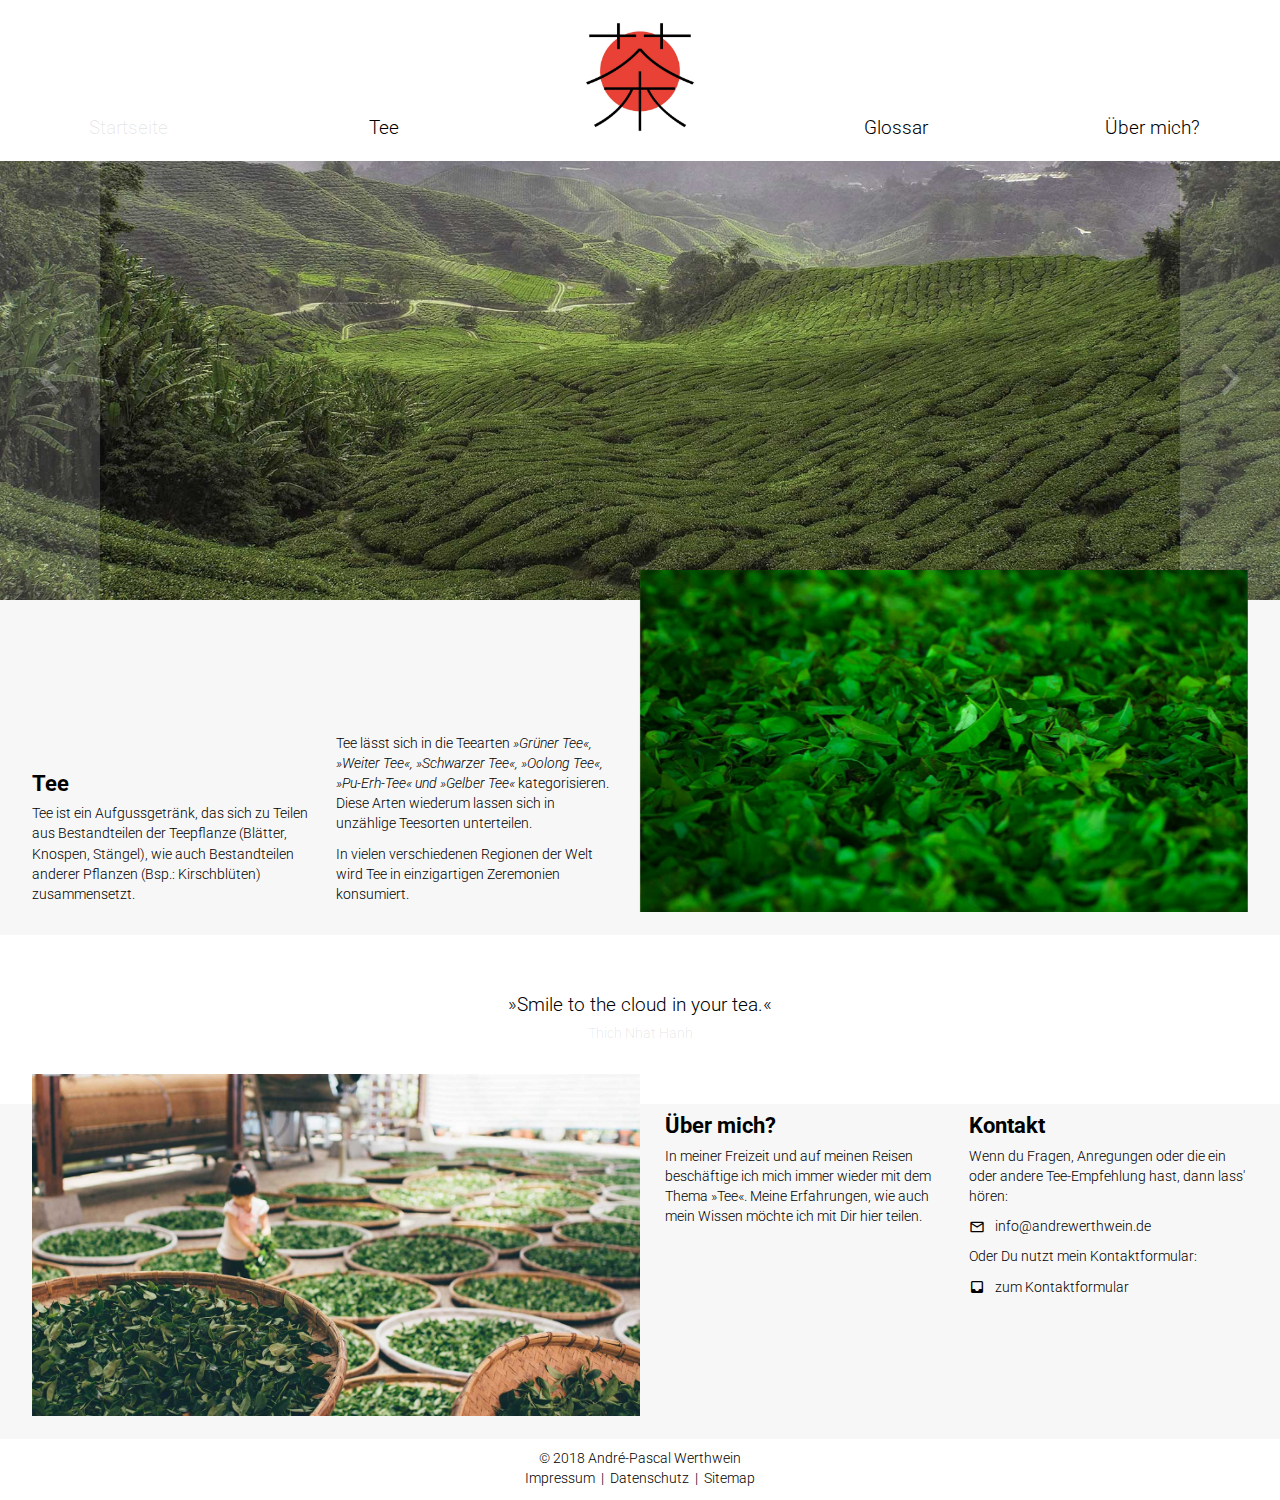
<file: index.html>
<!DOCTYPE html>
<html>
<head>
    <!-- FavIcon Desktop PC -->
	<link rel="shortcut icon" type="image/x-icon" href="favicon.ico">
    
    <!-- FavIcon Mobile-Endgeräte -->
	<link rel="shortcut icon" href="favicon.ico">
    <link rel="icon" type="image/png" href="favicon_32x32.png" sizes="32x32">
    <link rel="icon" type="image/png" href="favicon_96x96.png" sizes="96x96">
    
    <!-- "App Icon" für iOS, wenn die Website zum Home-Screen hinzugefügt wird. -->
    <link rel="apple-touch-icon-precomposed" sizes="180x180" href="apple-touch-icon.png">
    
    <!-- "App Icon" für Microsoft, wenn die Website zum Home-Screen/Menü hinzugefügt wird. -->
    <meta name="msapplication-TileColor" content="#ffffff">
    <meta name="msapplication-TileImage" content="mstile-144x144.png">
    
    <!-- Zeichenkodierung, etc. -->
	<meta http-equiv="Content-Type" content="text/html" />
    <meta charset="UTF-8" />
	<meta name="viewport" content="width=device-width, initial-scale=1.0, user-scalable=no" >
    
    <!-- META-Tags zum Autor/Ersteller/Copyright-Inhaber -->
	<meta name="author" content="André-Pascal Werthwein" />
	<meta name="publisher" content="André-Pascal Werthwein" />
	<meta name="copyright" content="André-Pascal Werthwein" />
	<meta name="description" content="Die Tee-Enzyklopädie" />
		
	<!-- META-Tags zum Inhalt -->
	<meta name="title" content="Die Tee-Enzyklopädie" />
	<meta name="page-topic" content="Tee aus aller Welt." />
	<meta name="keywords" content="Tea, Cha, Tee, Asia, China, Japan, Taiwan, Vietnam, Malaysia, Thailand, Marokko, Europa, England, Aracha, Shincha, Sakurayu, Fukamushicha, Tamaryokucha, Kamairicha, Genmaicha, Hojicha, Gyokuro, Yamecha, Mecha, Sencha, Kabusecha, Sakurayu, Kombucha, Ujicha, Bancha, Kukichan,  Kocha, Nihoncha, Darjeeling, Oolong, BOH, Teekanne, Teebplantage, Teeblaetter, Teezeremonie" />
	<meta http-equiv="language" content="DE" />
		
	<!-- META-Tags für Suchmaschinen-Robots -->
	<meta name="audience" content="Alle" />
	<meta name="robots" content="index, follow" />
	<meta name="revisit-after" content="7 days" />
	<meta name="expires" content="never" />
	<meta name="page-type" content="products" />
	<meta name="allow-search" content="yes" />
    
    <!-- Google Fonts -->
    <link href="https://fonts.googleapis.com/css?family=Roboto:300,700" rel="stylesheet">
        <style>
            @import url('https://fonts.googleapis.com/css?family=Roboto:300,700');
        </style>
    
    <!-- Google Material Icons -->
    <link href="https://fonts.googleapis.com/icon?family=Material+Icons" rel="stylesheet">
    
    <!-- CSS-Dateien -->
    <link rel="stylesheet" href="reset.css" />
    <link rel="stylesheet" href="style.css" />
    <link rel="stylesheet" href="responsive.css" />
    
    <title>Die Tee-Enzyklopädie</title>
</head>
<body>
    <div id="Inhalt">
        <ul id="Navigation">
            <li class="AktuelleSeite LinkText"><a href="index.html">Startseite</a></li>

            <li class="LinkText"><a href="tee.html">Tee</a></li>

            <li>
                <a href="index.html">
                    <img src="bilder/logo/logo_250x250.jpg" srcset="bilder/logo/logo_250x250.jpg 250w,
                                                                    bilder/logo/logo_500x500.jpg 500w,
                                                                    bilder/logo/logo_1000x1000.jpg 1000w" alt="Logo" />
                </a>
            </li>

            <li class="LinkText"><a href="glossar.html">Glossar</a></li>

            <li class="LinkText"><a href="uebermich.html">Über mich?</a></li>
        </ul>
        
        <div id="ResponsiveNavigation">
            <div>
                <ul id="Burger">
                    <li id="LinieI"></li>
                    <li id="LinieII"></li>
                    <li id="LinieIII"></li>
                </ul>
                
                <h3>Die Tee-Enzyklopädie</h3>
            </div>
            
            <ul id="Navigationspunkte">
                <li>
                    <ul class="ZweiNavigation">
                        <li><a class="LinkText AktuelleSeite" href="index.html">Startseite</a></li>
                        <li><a class="LinkText" href="uebermich.html">Über mich?</a></li>
                    </ul>
                </li>
                
                <li>
                    <ul class="ZweiNavigation">
                        <li><a class="LinkText" href="tee.html">Tee</a></li>
                        <li><a class="LinkText" href="glossar.html">Glossar</a></li>
                    </ul>
                </li>
                
                <li>
                    <ul class="ZweiNavigation">
                        <li id="QuizBeta"><a class="LinkText" href="quiz">Quiz<sup>*BETA*</sup></a></li>
                        <li>&nbsp;</li>
                    </ul>
                </li>
                
                <li>&nbsp;</li>
                
                <li>
                    <ul class="ZweiNavigation">
                        <li><a class="LinkText" href="impressum.html">Impressum</a></li>
                        <li><a class="LinkText" href="datenschutz.html">Datenschutz</a></li>
                    </ul>
                </li>
                
                <li>
                    <ul class="ZweiNavigation">
                        <li><a class="LinkText" href="kontakt.html">Kontakt</a></li>
                        <li>&nbsp;</li>
                    </ul>
                </li>
            </ul>
        </div>

        <!-- Header Slideshow -->
        <div class="BildZeile" data-slideshow="landschaft">
            <div class="Links" data-slideshow="landschaft"><i class="material-icons">keyboard_arrow_left</i></div>
            <div class="Rechts" data-slideshow="landschaft"><i class="material-icons">keyboard_arrow_right</i></div>
        </div>
        
        <p class="SlideshowTotal" data-slideshow="landschaft">4</p>
        
        <div class="Zeile ZweiEins Grau Unten">
            <div>
                <h3>Tee</h3>
                <p>Tee ist ein Aufgussgetränk, das sich zu Teilen aus Bestandteilen der Teepflanze (Blätter, Knospen, Stängel), wie auch Bestandteilen anderer Pflanzen (Bsp.: Kirschblüten) zusammensetzt.</p>
            </div>

            <div>
                <p>Tee lässt sich in die Teearten <i>»Grüner Tee«, »Weiter Tee«, »Schwarzer Tee«, »Oolong Tee«, »Pu-Erh-Tee« und »Gelber Tee«</i> kategorisieren. Diese Arten wiederum lassen sich in unzählige Teesorten unterteilen.</p>
                <p>In vielen verschiedenen Regionen der Welt wird Tee in einzigartigen Zeremonien konsumiert.</p>
            </div>

            <div>
                <img src="bilder/footer/teeernte_640x360.jpg" srcset="bilder/mood/mood5_640x360.jpg 640w,
                                                                      bilder/mood/mood5_1000x563.jpg 1000w,
                                                                      bilder/mood/mood5_1400x788.jpg 1400w,
                                                                      bilder/mood/mood5_2000x1125.jpg 2000w" alt="Moodbild">
            </div>
        </div>

        <div id="Zitate">
            <h4></h4>
            <p></p>
        </div>
        
        <div id="ObenButton">
            <i class="material-icons">keyboard_arrow_up</i>
        </div>
        <!-- Footer -->
        <div id="Footer">
            <div>
                <img src="bilder/footer/teeernte_640x360.jpg" srcset="bilder/footer/teeernte_640x360.jpg 640w,
                                                                      bilder/footer/teeernte_1000x563.jpg 1000w,
                                                                      bilder/footer/teeernte_1400x788.jpg 1400w,
                                                                      bilder/footer/teeernte_2000x1125.jpg 2000w" alt="Moodbild">
            </div>

            <div>
                <h3>Über mich?</h3>
                <p>In meiner Freizeit und auf meinen Reisen beschäftige ich mich immer wieder mit dem Thema »Tee«. Meine Erfahrungen, wie auch mein Wissen möchte ich mit Dir hier teilen.</p>
            </div>

            <div>
                <h3>Kontakt</h3>
                <p>Wenn du Fragen, Anregungen oder die ein oder andere Tee-Empfehlung hast, dann lass' hören:</p>
                <p><i class="material-icons">mail_outline</i><a class="LinkText" href="mailto:info@andrewerthwein.de">info@andrewerthwein.de</a></p>
                <p>Oder Du nutzt mein Kontaktformular: </p>
                <p><i class="material-icons">inbox</i><a class="LinkText" href="kontakt.html">zum Kontaktformular</a></p>
            </div>
        </div>

        <!-- Copyright -->
        <div id="Copyright">
            <marquee class="anzeigen">Java Script ist in Deinem Browser deaktiviert. Für eine optimierte Darstellung/Funtkionalität dieser Website, bitte aktiviere Java Script in deinem Browser.</marquee>
            <p>© 2018 <a class="LinkText" href="https://andrewerthwein.de" target="_blank">André-Pascal Werthwein</a></p>
            <p><a class="LinkText" href="impressum.html">Impressum</a>&nbsp;&nbsp;|&nbsp;&nbsp;<a class="LinkText" href="datenschutz.html">Datenschutz</a>&nbsp;&nbsp;|&nbsp;&nbsp;<a class="LinkText" href="sitemap.html">Sitemap</a></p>
        </div>
    </div>
    
        <!-- Werbe-Popup für die Quiz-Option mit BETA-Test-Vermerk -->
        <div id="QuizPopup">
            <div id="QuizPopupInhalt">
                <i id="Schliessen" class="material-icons">close</i>

                <img src="bilder/footer/teeernte_640x360.jpg" srcset="bilder/footer/teeernte_640x360.jpg 640w,
                                                                      bilder/footer/teeernte_1000x563.jpg 1000w,
                                                                      bilder/footer/teeernte_1400x788.jpg 1400w,
                                                                      bilder/footer/teeernte_2000x1125.jpg 2000w" alt="Moodbild">

                <div id="QuizPopupInhaltText">
                    <h3>Das Tee-Quiz<sup>*BETA*</sup></h3>

                    <p>Mit dem neuen Quiz kannst Du jetzt dein »Tee-Wissen« prüfen. Beantworte Fragen zu Herkunft, Tradition, Zubereitung und Verarbeitungsprozessen.</p>

                    <p>Diese Option ist nochm im Beta-Test. Bei Fehlern inhaltlicher Natur, wie auch in der Bedienung bitte ich Dich um Feedback. Lob und Kritik, wie immer gerne an:<br><i class="material-icons">mail_outline</i><a class="LinkText" href="mailto:info@andrewerthwein.de">info@andrewerthwein.de</a></p>

                    <br>

                    <p>Ich wünsche Dir viel Spaß beim <a class="LinkText" href="quiz.html">Quiz</a>.</p>
                </div>
            </div>
        </div>
    
    <!-- Java Script -->
    <!-- Seitenaufbau -->
    <script src="javascript/seitenaufbau.js"></script>
    
    <!-- Nach-Oben-Button -->
    <script src="javascript/button.js"></script>

    <!-- Slideshow -->
    <script src="javascript/slideshow.js"></script>
    
    <!-- Zitate -->
    <script src="javascript/zitate.js"></script>
    
    <!-- Quiz Popup -->
    <script src="javascript/quizpopup.js"></script>
    
    <!-- Responsive Navigation -->
    <script src="javascript/responsivenavigation.js"></script>
</body>
</html>
</file>
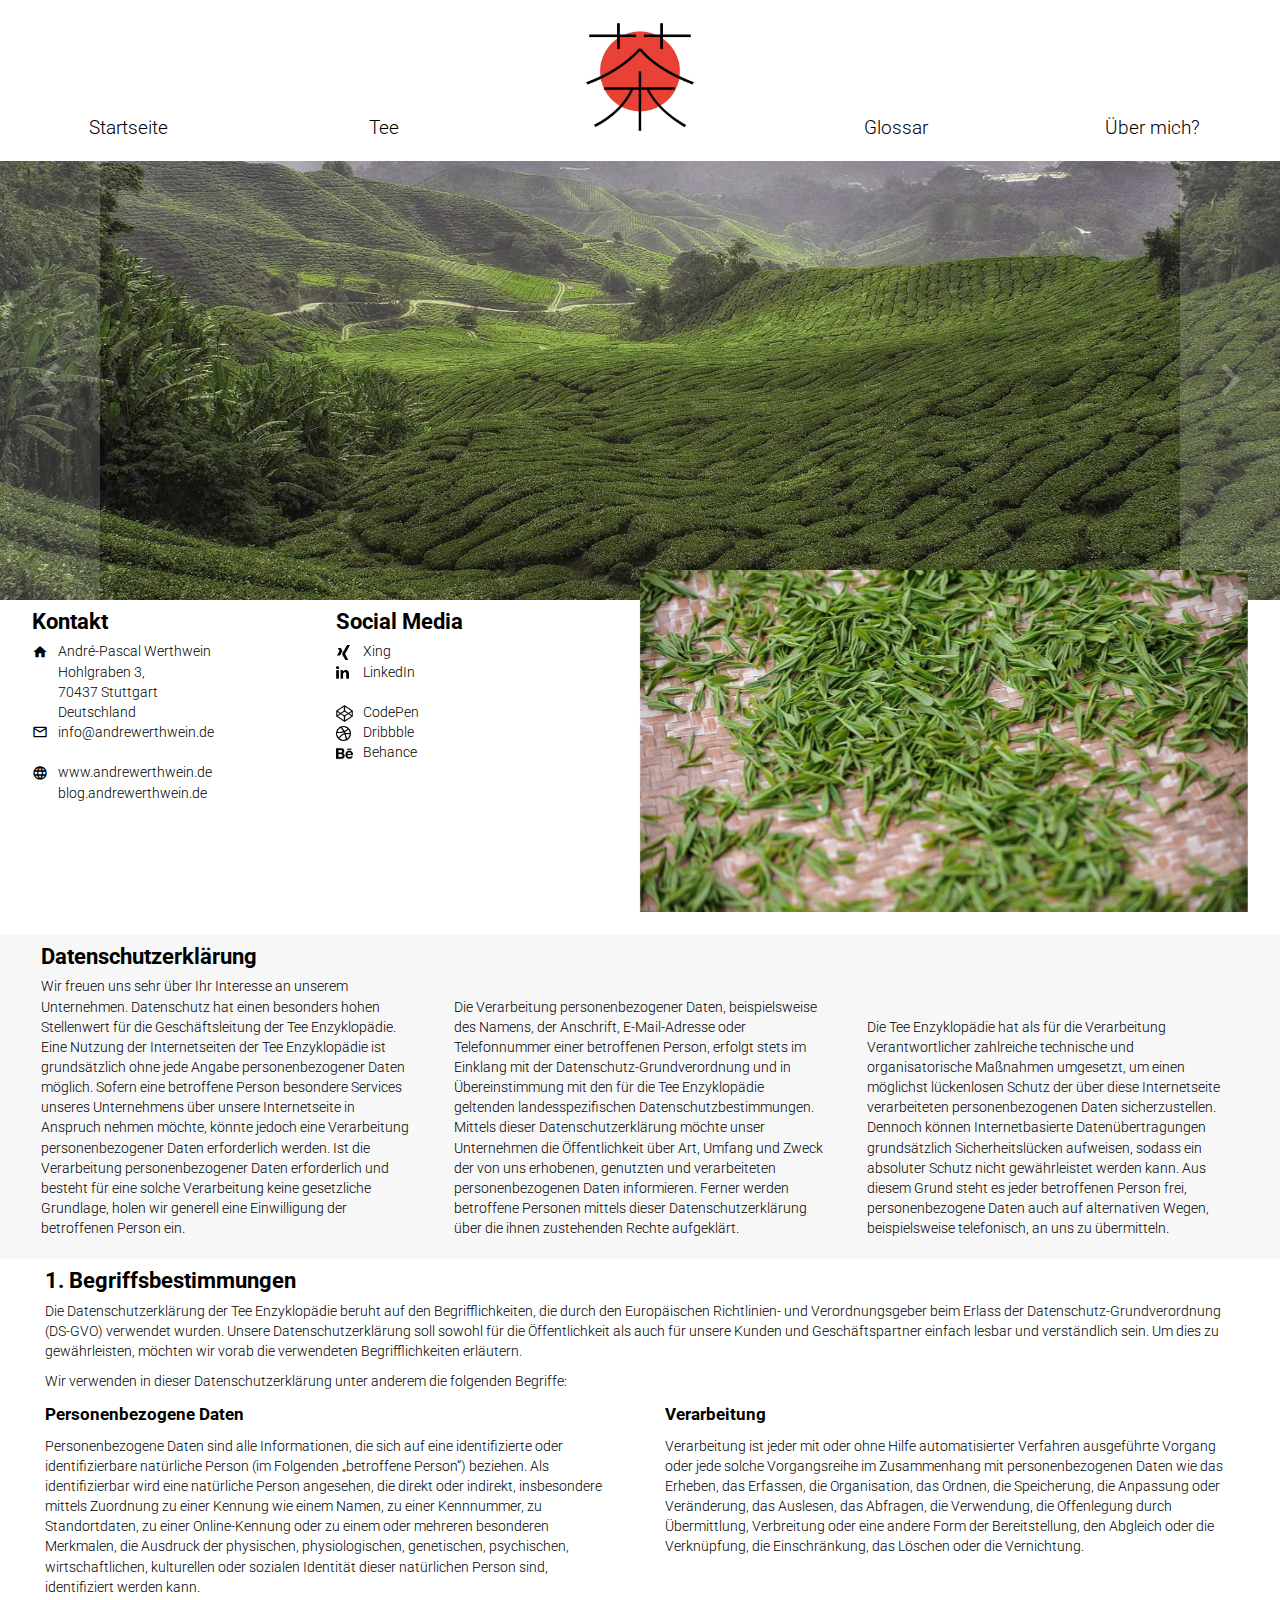
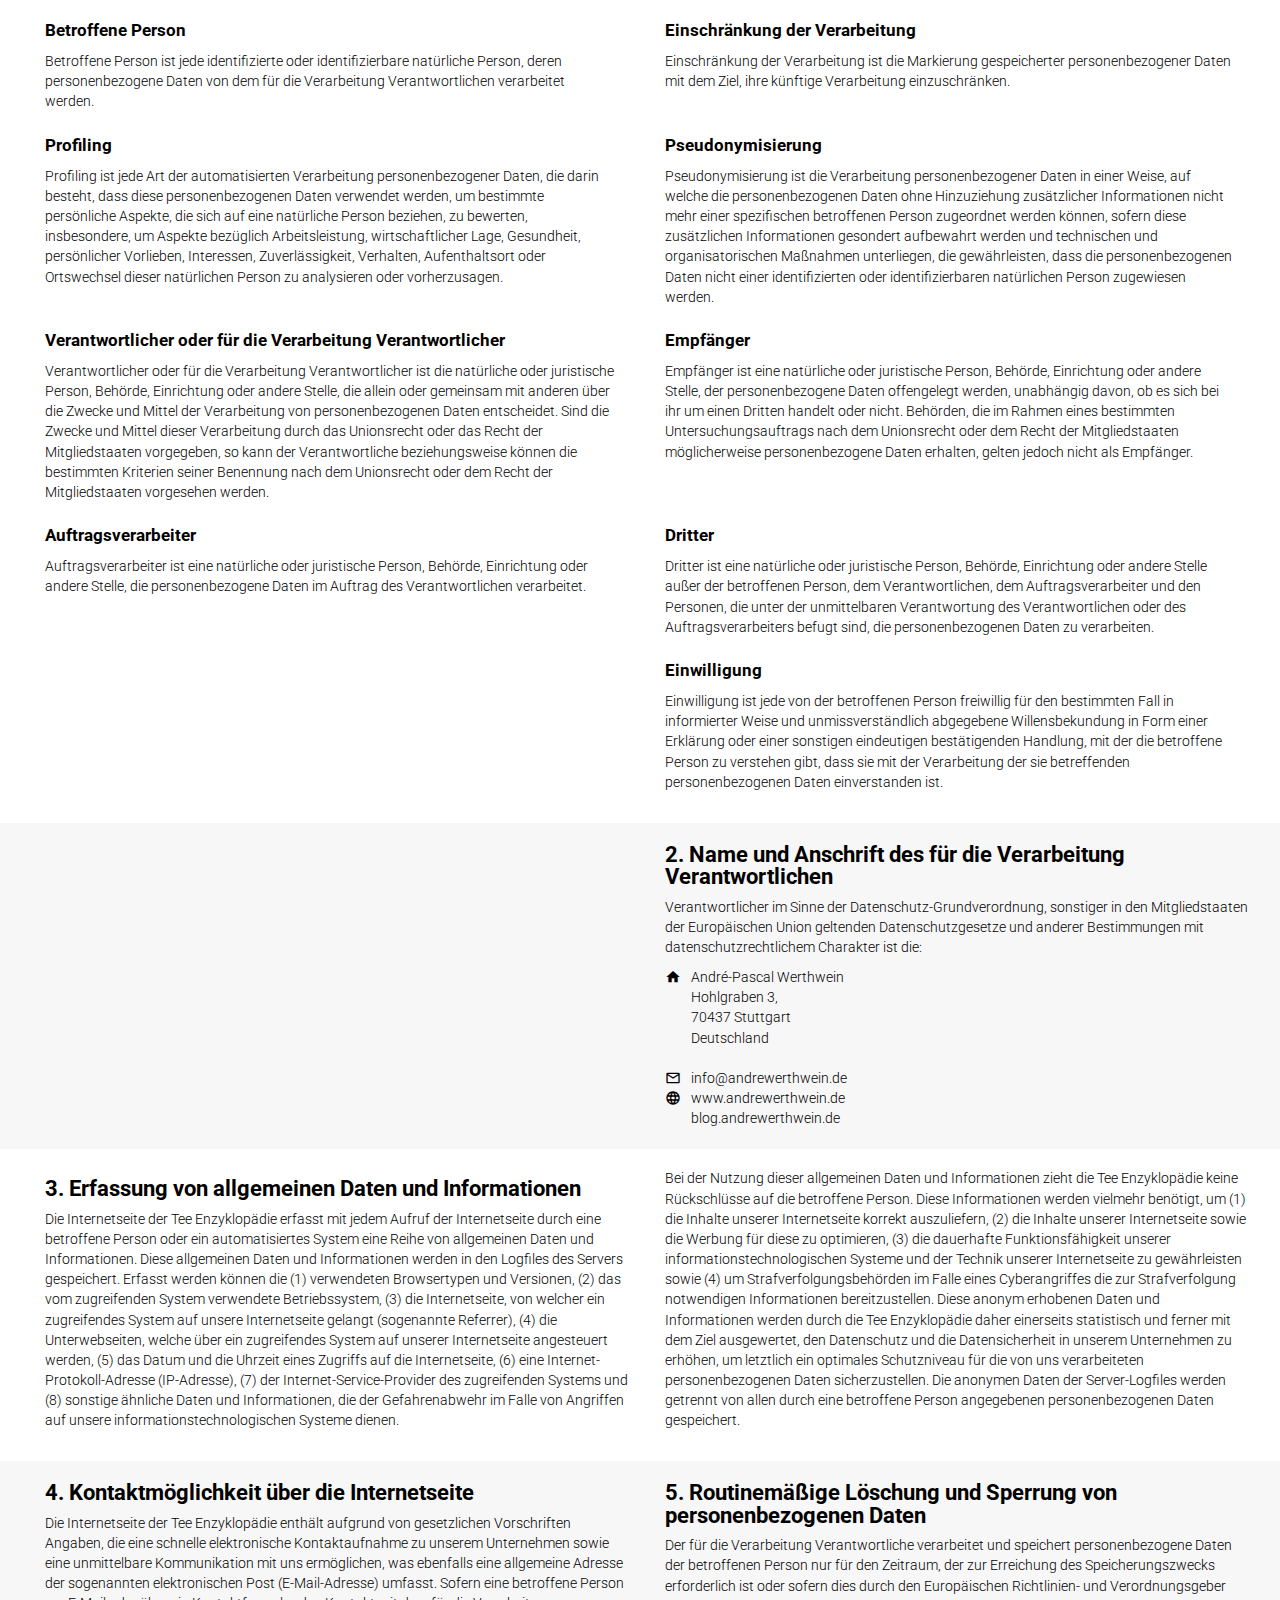
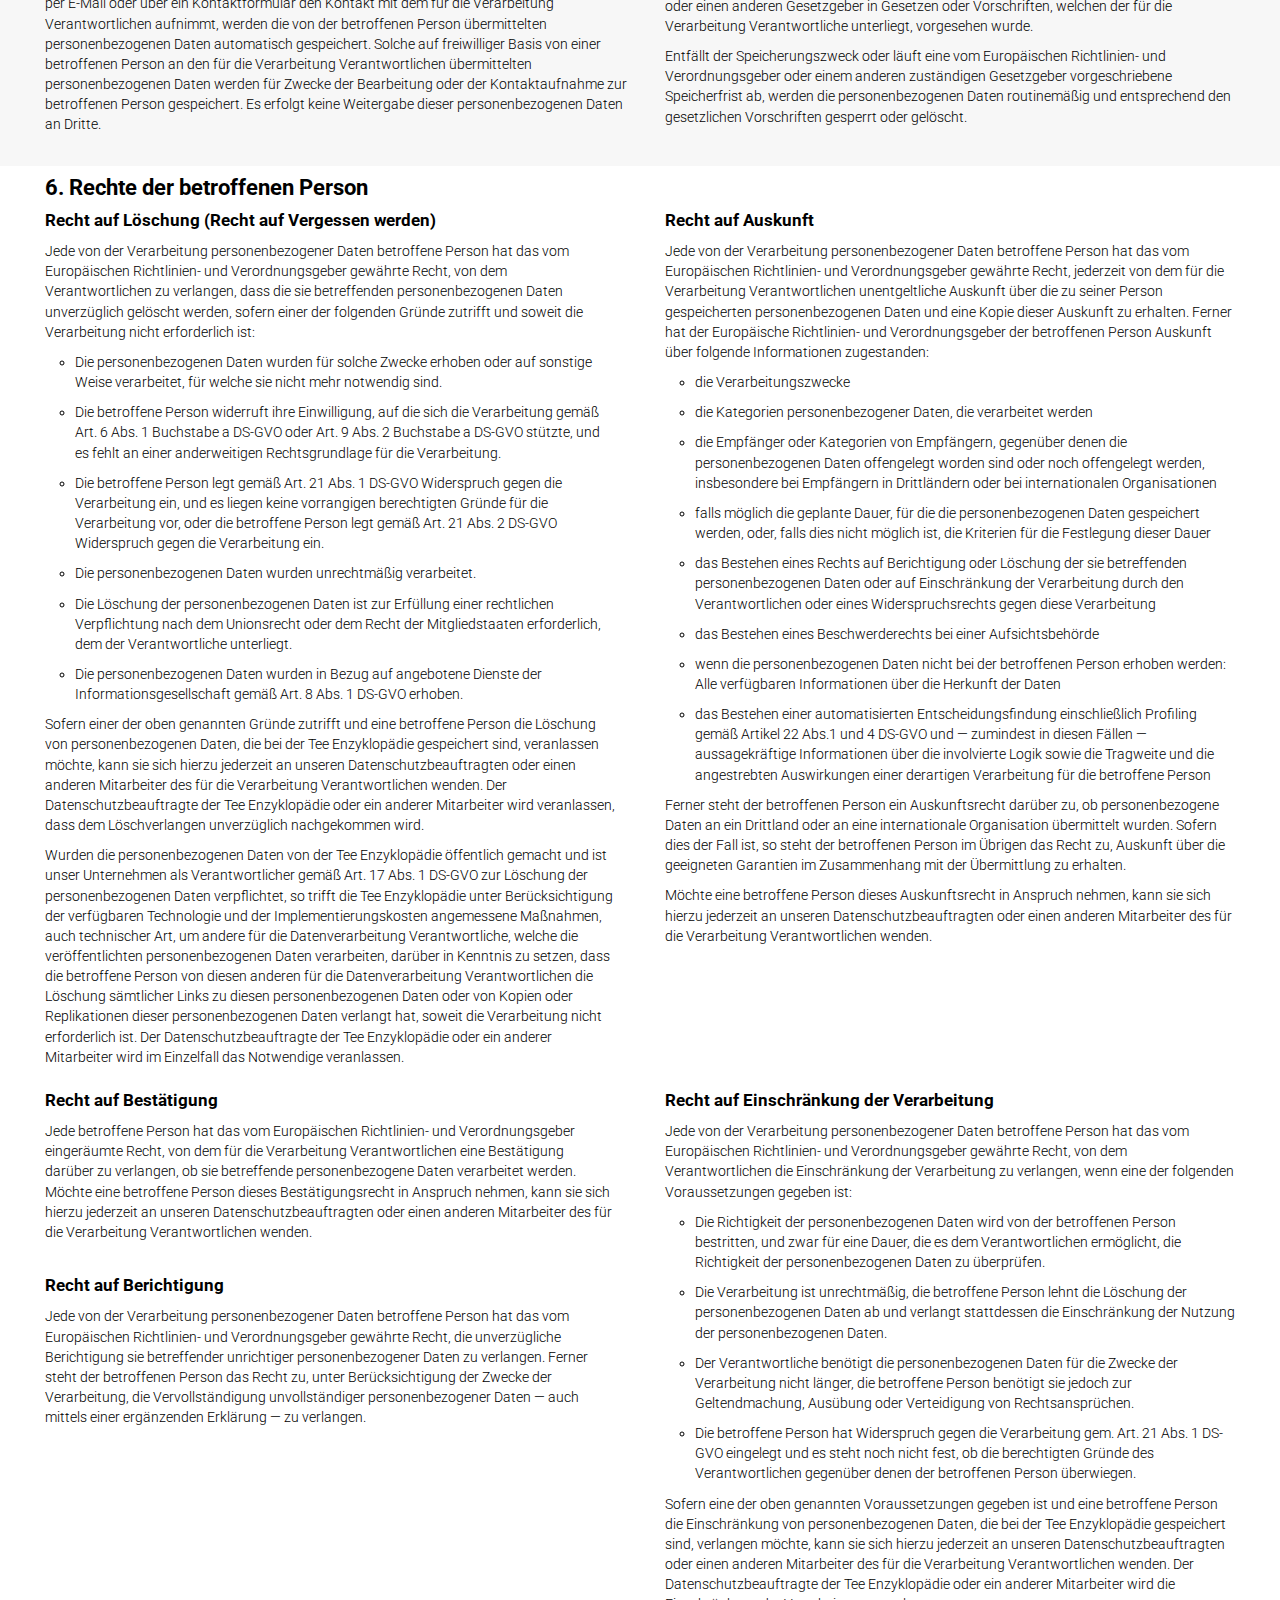
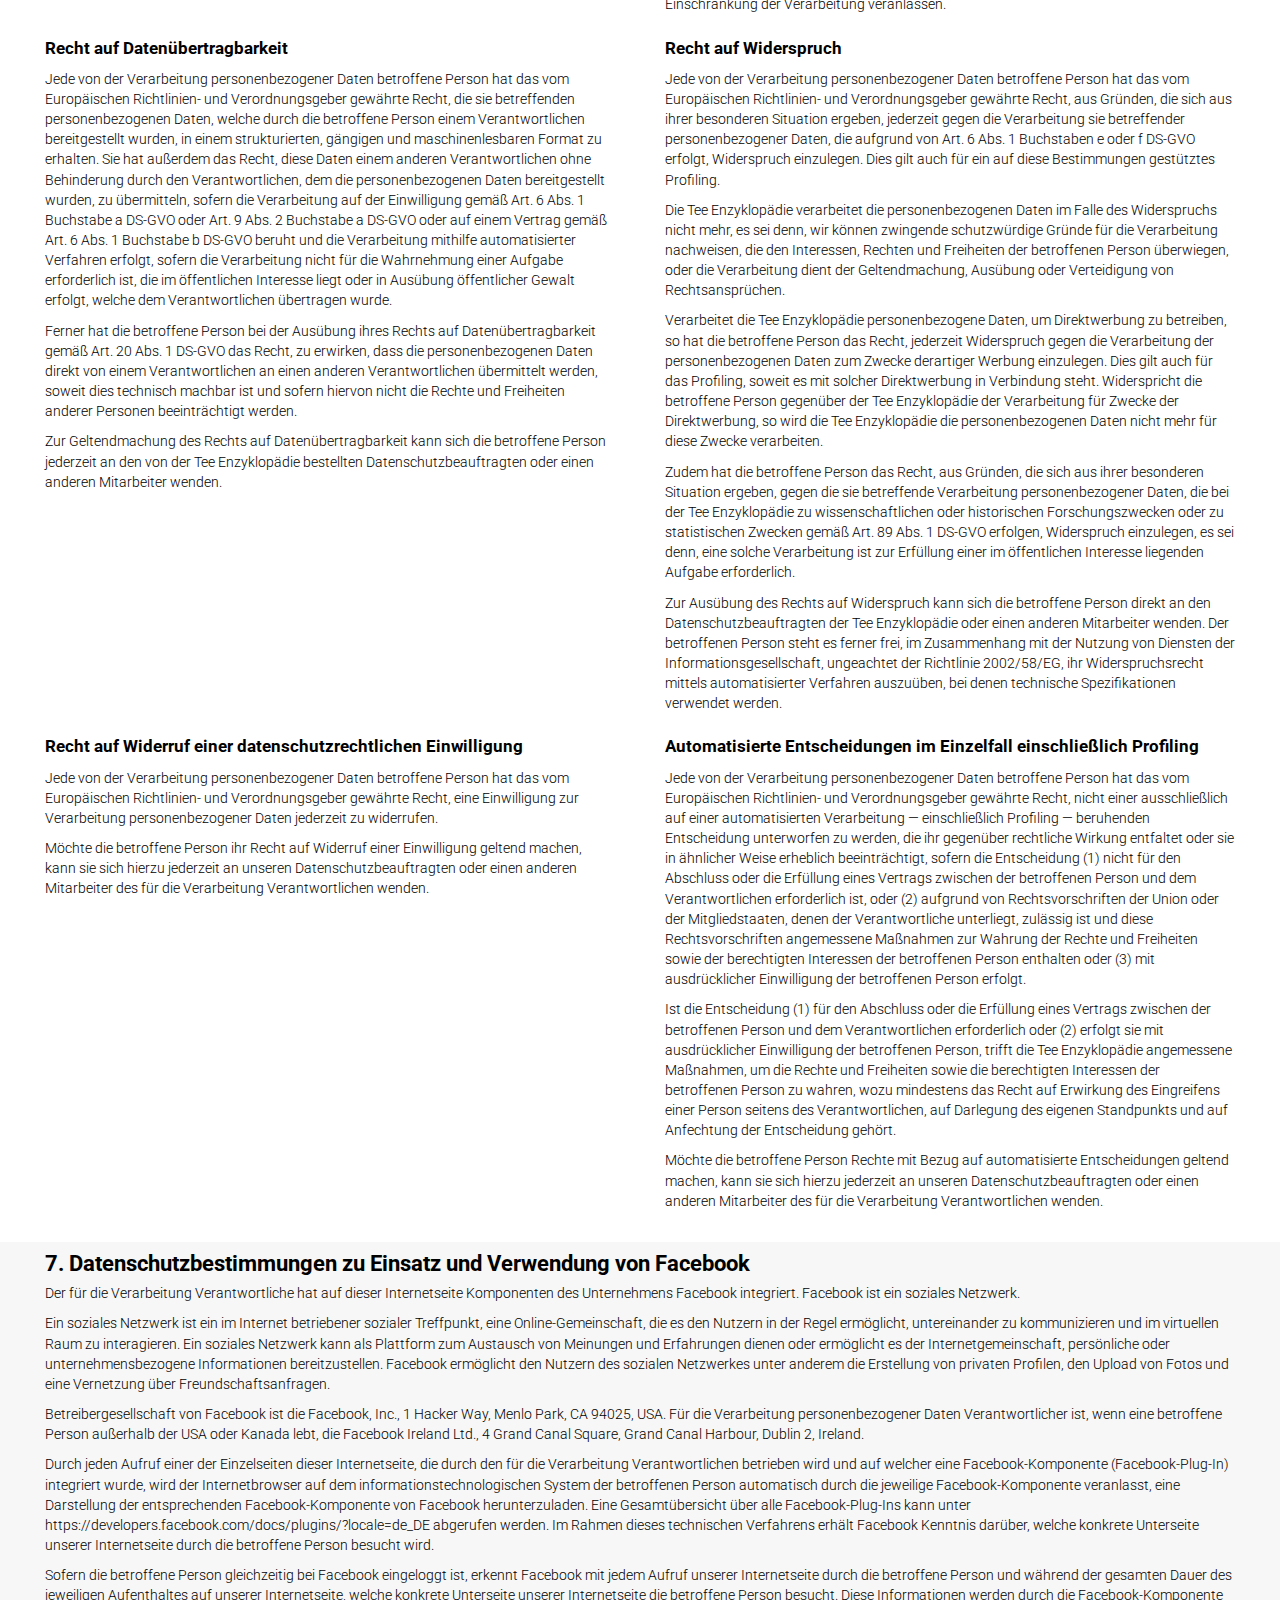
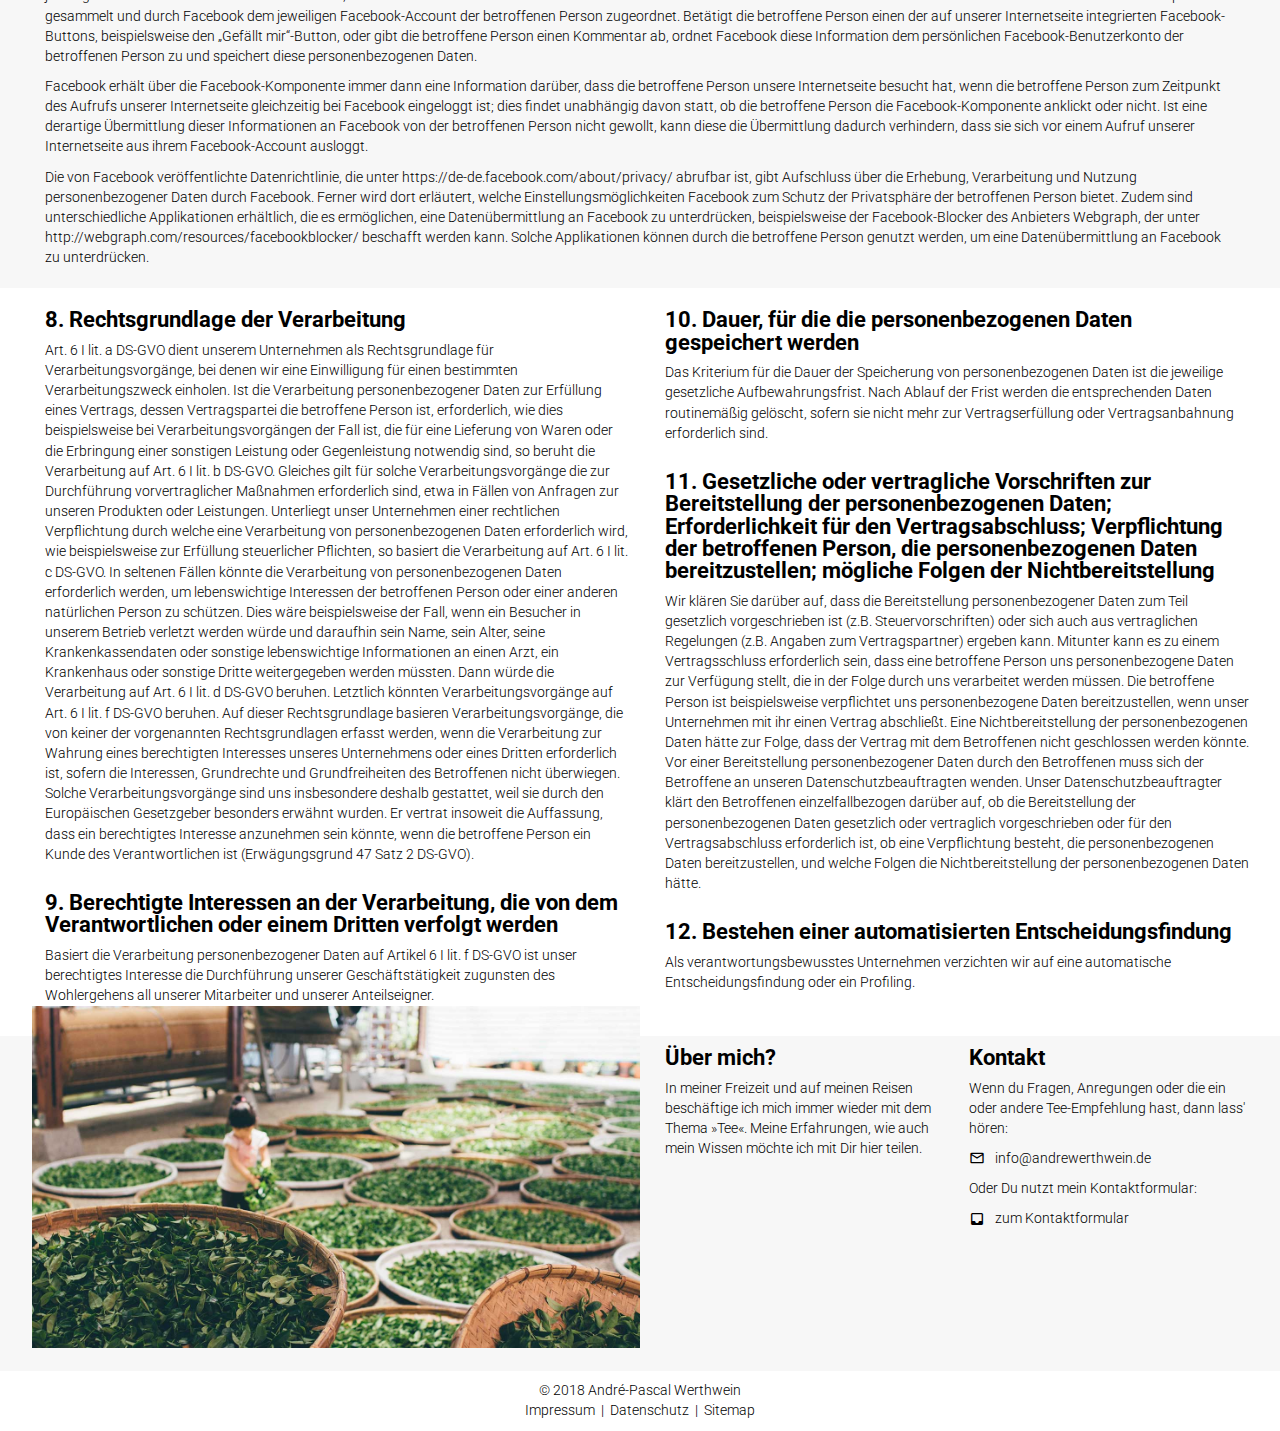
<file: datenschutz.html>
<!DOCTYPE html>
<html>
<head>
    <!-- FavIcon Desktop PC -->
	<link rel="shortcut icon" type="image/x-icon" href="favicon.ico">
    
    <!-- FavIcon Mobile-Endgeräte -->
	<link rel="shortcut icon" href="favicon.ico">
    <link rel="icon" type="image/png" href="favicon_32x32.png" sizes="32x32">
    <link rel="icon" type="image/png" href="favicon_96x96.png" sizes="96x96">
    
    <!-- "App Icon" für iOS, wenn die Website zum Home-Screen hinzugefügt wird. -->
    <link rel="apple-touch-icon-precomposed" sizes="180x180" href="apple-touch-icon.png">
    
    <!-- "App Icon" für Microsoft, wenn die Website zum Home-Screen/Menü hinzugefügt wird. -->
    <meta name="msapplication-TileColor" content="#ffffff">
    <meta name="msapplication-TileImage" content="mstile-144x144.png">
    
    <!-- Zeichenkodierung, etc. -->
	<meta http-equiv="Content-Type" content="text/html" />
    <meta charset="UTF-8" />
	<meta name="viewport" content="width=device-width, initial-scale=1.0, user-scalable=no" >
    
    <!-- META-Tags zum Autor/Ersteller/Copyright-Inhaber -->
	<meta name="author" content="André-Pascal Werthwein" />
	<meta name="publisher" content="André-Pascal Werthwein" />
	<meta name="copyright" content="André-Pascal Werthwein" />
	<meta name="description" content="Die Tee-Enzyklopädie" />
		
	<!-- META-Tags zum Inhalt -->
	<meta name="title" content="Die Tee-Enzyklopädie" />
	<meta name="page-topic" content="Tee aus aller Welt." />
	<meta name="keywords" content="Tea, Cha, Tee, Asia, China, Japan, Taiwan, Vietnam, Malaysia, Thailand, Marokko, Europa, England, Aracha, Shincha, Sakurayu, Fukamushicha, Tamaryokucha, Kamairicha, Genmaicha, Hojicha, Gyokuro, Yamecha, Mecha, Sencha, Kabusecha, Sakurayu, Kombucha, Ujicha, Bancha, Kukichan,  Kocha, Nihoncha, Darjeeling, Oolong, BOH, Teekanne, Teebplantage, Teeblaetter, Teezeremonie" />
	<meta http-equiv="language" content="DE" />
		
	<!-- META-Tags für Suchmaschinen-Robots -->
	<meta name="audience" content="Alle" />
	<meta name="robots" content="index, follow" />
	<meta name="revisit-after" content="7 days" />
	<meta name="expires" content="never" />
	<meta name="page-type" content="products" />
	<meta name="allow-search" content="yes" />
    
    <!-- Google Fonts -->
    <link href="https://fonts.googleapis.com/css?family=Roboto:300,700" rel="stylesheet">
        <style>
            @import url('https://fonts.googleapis.com/css?family=Roboto:300,700');
        </style>
    
    <!-- Google Material Icons -->
    <link href="https://fonts.googleapis.com/icon?family=Material+Icons" rel="stylesheet">
    
    <!-- CSS-Dateien -->
    <link rel="stylesheet" href="reset.css" />
    <link rel="stylesheet" href="style.css" />
    <link rel="stylesheet" href="responsive.css" />
    
    <title>Die Tee-Enzyklopädie</title>
</head>
<body>
    <ul id="Navigation">
        <li class="LinkText"><a href="index.html">Startseite</a></li>
        
        <li class="LinkText"><a href="tee.html">Tee</a></li>
        
        <li>
            <a href="index.html">
                <img src="bilder/logo/logo_250x250.jpg" srcset="bilder/logo/logo_250x250.jpg 250w,
                                                                bilder/logo/logo_500x500.jpg 500w,
                                                                bilder/logo/logo_1000x1000.jpg 1000w" alt="Logo" />
            </a>
        </li>
            
        <li class="LinkText"><a href="glossar.html">Glossar</a></li>
            
        <li class="LinkText"><a href="uebermich.html">Über mich?</a></li>
    </ul>
    
    <div id="ResponsiveNavigation">
            <div>
                <ul id="Burger">
                    <li id="LinieI"></li>
                    <li id="LinieII"></li>
                    <li id="LinieIII"></li>
                </ul>
                
                <h3>Die Tee-Enzyklopädie</h3>
            </div>
            
            <ul id="Navigationspunkte">
                <li>
                    <ul class="ZweiNavigation">
                        <li><a class="LinkText" href="index.html">Startseite</a></li>
                        <li><a class="LinkText" href="uebermich.html">Über mich?</a></li>
                    </ul>
                </li>
                
                <li>
                    <ul class="ZweiNavigation">
                        <li><a class="LinkText" href="tee.html">Tee</a></li>
                        <li><a class="LinkText" href="glossar.html">Glossar</a></li>
                    </ul>
                </li>
                
                <li>
                    <ul class="ZweiNavigation">
                        <li id="QuizBeta" class="anzeigen"><a class="LinkText" href="quiz">Quiz<sup>*BETA*</sup></a></li>
                        <li>&nbsp;</li>
                    </ul>
                </li>
                
                <li>&nbsp;</li>
                
                <li>
                    <ul class="ZweiNavigation">
                        <li><a class="LinkText" href="impressum.html">Impressum</a></li>
                        <li><a class="LinkText AktuelleSeite" href="datenschutz.html">Datenschutz</a></li>
                    </ul>
                </li>
                
                <li>
                    <ul class="ZweiNavigation">
                        <li><a class="LinkText" href="kontakt.html">Kontakt</a></li>
                        <li>&nbsp;</li>
                    </ul>
                </li>
            </ul>
        </div>
    
    <!-- Header Slideshow -->
    <div class="BildZeile" data-slideshow="landschaft">
        <div class="Links" data-slideshow="landschaft"><i class="material-icons">keyboard_arrow_left</i></div>
        <div class="Rechts" data-slideshow="landschaft"><i class="material-icons">keyboard_arrow_right</i></div>
    </div>
    
    <p class="SlideshowTotal" data-slideshow="landschaft">4</p>

    <div class="Zeile ZweiEins Weiss Oben">
        <div>
            <h3>Kontakt</h3>
            <table class="Kontakt">
                <thead></thead>
                <tbody>
                    <tr>
                        <td><i class="material-icons">home</i></td>
                        <td>André-Pascal Werthwein<br>Hohlgraben 3,<br>70437 Stuttgart<br>Deutschland</td>
                    </tr>

                    <tr>
                        <td><i class="material-icons">mail_outline</i></td>
                        <td><a class="LinkText" href="mailto:info@andrewerthwein.de">info@andrewerthwein.de</a></td>
                    </tr>
                    
                    <tr>
                        <td>&nbsp;</td>
                        <td>&nbsp;</td>
                    </tr>
                    
                    <tr>
                        <td><i class="material-icons">language</i></td>
                        <td><a class="LinkText" href="https://andrewerthwein.de" target="_blank">www.andrewerthwein.de</a><br><a class="LinkText" href="http://blog.andrewerthwein.de" target="_blank">blog.andrewerthwein.de</a></td>
                    </tr>
                </tbody>
            </table>
        </div>
        
        <div>
            <h3>Social Media</h3>
            <table class="Kontakt">
                <thead></thead>
                <tbody>
                    <tr>
                        <td><img class="SocialMedia" src="bilder/socialmedia/xing.png" alt="Logo Social Media" /></td>
                        <td><a class="LinkText" href="https://www.xing.com/profile/AndrePascal_Werthwein" target="_blank">Xing</a></td>
                    </tr>

                    <tr>
                        <td><img class="SocialMedia" src="bilder/socialmedia/linkedin.png" alt="Logo Social Media" /></td>
                        <td><a class="LinkText" href="https://www.linkedin.com/in/andr%C3%A9-pascal-werthwein-72a378144/" target="_blank">LinkedIn</a></td>
                    </tr>
                    
                    <tr>
                        <td>&nbsp;</td>
                        <td>&nbsp;</td>
                    </tr>
                    
                    <tr>
                        <td><img class="SocialMedia" src="bilder/socialmedia/codepen.png" alt="Logo Social Media" /></td>
                        <td><a class="LinkText" href="https://codepen.io/AndrePW/" target="_blank">CodePen</a></td>
                    </tr>
                    
                    <tr>
                        <td><img class="SocialMedia" src="bilder/socialmedia/dribbble.png" alt="Logo Social Media" /></td>
                        <td><a class="LinkText" href="https://dribbble.com/andrepascalwerthwein" target="_blank">Dribbble</a></td>
                    </tr>
                    
                    <tr>
                        <td><img class="SocialMedia" src="bilder/socialmedia/behance.png" alt="Logo Social Media" /></td>
                        <td><a class="LinkText" href="https://www.behance.net/AndrePascalWerthwein" target="_blank">Behance</a></td>
                    </tr>
                </tbody>
            </table>
        </div>
        
        <div>
            <img src="bilder/footer/teeernte_640x360.jpg" srcset="bilder/mood/mood2_640x360.jpg 640w,
                                                                  bilder/mood/mood2_1000x563.jpg 1000w,
                                                                  bilder/mood/mood2_1400x788.jpg 1400w,
                                                                  bilder/mood/mood2_2000x1125.jpg 2000w" alt="Moodbild">
        </div>
    </div>

    <!-- Datenschutz -->
    <div class="Drei Unten Grau">
        <div>
            <h3>Datenschutzerklärung</h3>
            
            <p>Wir freuen uns sehr über Ihr Interesse an unserem Unternehmen. Datenschutz hat einen besonders hohen Stellenwert für die Geschäftsleitung der Tee Enzyklopädie. Eine Nutzung der Internetseiten der Tee Enzyklopädie ist grundsätzlich ohne jede Angabe personenbezogener Daten möglich. Sofern eine betroffene Person besondere Services unseres Unternehmens über unsere Internetseite in Anspruch nehmen möchte, könnte jedoch eine Verarbeitung personenbezogener Daten erforderlich werden. Ist die Verarbeitung personenbezogener Daten erforderlich und besteht für eine solche Verarbeitung keine gesetzliche Grundlage, holen wir generell eine Einwilligung der betroffenen Person ein.</p>
        </div>
            
        <div>
            <p>Die Verarbeitung personenbezogener Daten, beispielsweise des Namens, der Anschrift, E-Mail-Adresse oder Telefonnummer einer betroffenen Person, erfolgt stets im Einklang mit der Datenschutz-Grundverordnung und in Übereinstimmung mit den für die Tee Enzyklopädie geltenden landesspezifischen Datenschutzbestimmungen. Mittels dieser Datenschutzerklärung möchte unser Unternehmen die Öffentlichkeit über Art, Umfang und Zweck der von uns erhobenen, genutzten und verarbeiteten personenbezogenen Daten informieren. Ferner werden betroffene Personen mittels dieser Datenschutzerklärung über die ihnen zustehenden Rechte aufgeklärt.</p>
        </div>
        
        <div>
            <p>Die Tee Enzyklopädie hat als für die Verarbeitung Verantwortlicher zahlreiche technische und organisatorische Maßnahmen umgesetzt, um einen möglichst lückenlosen Schutz der über diese Internetseite verarbeiteten personenbezogenen Daten sicherzustellen. Dennoch können Internetbasierte Datenübertragungen grundsätzlich Sicherheitslücken aufweisen, sodass ein absoluter Schutz nicht gewährleistet werden kann. Aus diesem Grund steht es jeder betroffenen Person frei, personenbezogene Daten auch auf alternativen Wegen, beispielsweise telefonisch, an uns zu übermitteln.</p>
        </div>
    </div>
    
    <!-- Begriffsklärung -->
    <div class="Voll">
        <div class="Einleitung">
            <h3>1. Begriffsbestimmungen</h3>

            <p>Die Datenschutzerklärung der Tee Enzyklopädie beruht auf den Begrifflichkeiten, die durch den Europäischen Richtlinien- und Verordnungsgeber beim Erlass der Datenschutz-Grundverordnung (DS-GVO) verwendet wurden. Unsere Datenschutzerklärung soll sowohl für die Öffentlichkeit als auch für unsere Kunden und Geschäftspartner einfach lesbar und verständlich sein. Um dies zu gewährleisten, möchten wir vorab die verwendeten Begrifflichkeiten erläutern.</p>

            <p>Wir verwenden in dieser Datenschutzerklärung unter anderem die folgenden Begriffe:</p>
        </div>
                
        <!-- Unterteilung der Begriffserklärungen in zwei Spalten -->
        <ul class="Zwei">
            <li>
                <h4>Personenbezogene Daten</h4>
        
                <p>Personenbezogene Daten sind alle Informationen, die sich auf eine identifizierte oder identifizierbare natürliche Person (im Folgenden „betroffene Person“) beziehen. Als identifizierbar wird eine natürliche Person angesehen, die direkt oder indirekt, insbesondere mittels Zuordnung zu einer Kennung wie einem Namen, zu einer Kennnummer, zu Standortdaten, zu einer Online-Kennung oder zu einem oder mehreren besonderen Merkmalen, die Ausdruck der physischen, physiologischen, genetischen, psychischen, wirtschaftlichen, kulturellen oder sozialen Identität dieser natürlichen Person sind, identifiziert werden kann.</p>
            </li>

            <li>
                <h4>Verarbeitung</h4>
            
                <p>Verarbeitung ist jeder mit oder ohne Hilfe automatisierter Verfahren ausgeführte Vorgang oder jede solche Vorgangsreihe im Zusammenhang mit personenbezogenen Daten wie das Erheben, das Erfassen, die Organisation, das Ordnen, die Speicherung, die Anpassung oder Veränderung, das Auslesen, das Abfragen, die Verwendung, die Offenlegung durch Übermittlung, Verbreitung oder eine andere Form der Bereitstellung, den Abgleich oder die Verknüpfung, die Einschränkung, das Löschen oder die Vernichtung.</p>
            </li>
        </ul>
        
        <ul class="Zwei">
            <li>
                <h4>Betroffene Person</h4>
            
                <p>Betroffene Person ist jede identifizierte oder identifizierbare natürliche Person, deren personenbezogene Daten von dem für die Verarbeitung Verantwortlichen verarbeitet werden.</p>
            </li>

            <li>
                <h4>Einschränkung der Verarbeitung</h4>
            
                <p>Einschränkung der Verarbeitung ist die Markierung gespeicherter personenbezogener Daten mit dem Ziel, ihre künftige Verarbeitung einzuschränken.</p>
            </li>
        </ul>
        
        <ul class="Zwei">
            <li>
                <h4>Profiling</h4>
            
                <p>Profiling ist jede Art der automatisierten Verarbeitung personenbezogener Daten, die darin besteht, dass diese personenbezogenen Daten verwendet werden, um bestimmte persönliche Aspekte, die sich auf eine natürliche Person beziehen, zu bewerten, insbesondere, um Aspekte bezüglich Arbeitsleistung, wirtschaftlicher Lage, Gesundheit, persönlicher Vorlieben, Interessen, Zuverlässigkeit, Verhalten, Aufenthaltsort oder Ortswechsel dieser natürlichen Person zu analysieren oder vorherzusagen.</p>
            </li>

            <li>
                <h4>Pseudonymisierung</h4>
                
                <p>Pseudonymisierung ist die Verarbeitung personenbezogener Daten in einer Weise, auf welche die personenbezogenen Daten ohne Hinzuziehung zusätzlicher Informationen nicht mehr einer spezifischen betroffenen Person zugeordnet werden können, sofern diese zusätzlichen Informationen gesondert aufbewahrt werden und technischen und organisatorischen Maßnahmen unterliegen, die gewährleisten, dass die personenbezogenen Daten nicht einer identifizierten oder identifizierbaren natürlichen Person zugewiesen werden.</p>
            </li>
        </ul>
        
        <ul class="Zwei">
            <li>
                <h4>Verantwortlicher oder für die Verarbeitung Verantwortlicher</h4>
            
                <p>Verantwortlicher oder für die Verarbeitung Verantwortlicher ist die natürliche oder juristische Person, Behörde, Einrichtung oder andere Stelle, die allein oder gemeinsam mit anderen über die Zwecke und Mittel der Verarbeitung von personenbezogenen Daten entscheidet. Sind die Zwecke und Mittel dieser Verarbeitung durch das Unionsrecht oder das Recht der Mitgliedstaaten vorgegeben, so kann der Verantwortliche beziehungsweise können die bestimmten Kriterien seiner Benennung nach dem Unionsrecht oder dem Recht der Mitgliedstaaten vorgesehen werden.</p>
            </li>

            <li>
                <h4>Empfänger</h4>
            
                <p>Empfänger ist eine natürliche oder juristische Person, Behörde, Einrichtung oder andere Stelle, der personenbezogene Daten offengelegt werden, unabhängig davon, ob es sich bei ihr um einen Dritten handelt oder nicht. Behörden, die im Rahmen eines bestimmten Untersuchungsauftrags nach dem Unionsrecht oder dem Recht der Mitgliedstaaten möglicherweise personenbezogene Daten erhalten, gelten jedoch nicht als Empfänger.</p>
            </li>
        </ul>
        
        <ul class="Zwei">
            <li>
                <h4>Auftragsverarbeiter</h4>
                
                <p>Auftragsverarbeiter ist eine natürliche oder juristische Person, Behörde, Einrichtung oder andere Stelle, die personenbezogene Daten im Auftrag des Verantwortlichen verarbeitet.</p>
            </li>

            <li>
                <h4>Dritter</h4>
            
                <p>Dritter ist eine natürliche oder juristische Person, Behörde, Einrichtung oder andere Stelle außer der betroffenen Person, dem Verantwortlichen, dem Auftragsverarbeiter und den Personen, die unter der unmittelbaren Verantwortung des Verantwortlichen oder des Auftragsverarbeiters befugt sind, die personenbezogenen Daten zu verarbeiten.</p>
            </li>
        </ul>
        
        <ul class="Zwei">
            <li></li>
            <li>
                <h4>Einwilligung</h4>
            
                <p>Einwilligung ist jede von der betroffenen Person freiwillig für den bestimmten Fall in informierter Weise und unmissverständlich abgegebene Willensbekundung in Form einer Erklärung oder einer sonstigen eindeutigen bestätigenden Handlung, mit der die betroffene Person zu verstehen gibt, dass sie mit der Verarbeitung der sie betreffenden personenbezogenen Daten einverstanden ist.</p>
            </li>
            
        </ul>
    </div>
    
    <div class="Zwei Grau">
        <div></div>
        
        <div>
            <h3>2. Name und Anschrift des für die Verarbeitung Verantwortlichen</h3>
            <p>Verantwortlicher im Sinne der Datenschutz-Grundverordnung, sonstiger in den Mitgliedstaaten der Europäischen Union geltenden Datenschutzgesetze und anderer Bestimmungen mit datenschutzrechtlichem Charakter ist die:</p>
            
            <table class="Kontakt">
            <thead></thead>
                <tbody>
                    <tr>
                        <td><i class="material-icons">home</i></td>
                        <td>André-Pascal Werthwein<br>Hohlgraben 3,<br>70437 Stuttgart<br>Deutschland</td>
                    </tr>

                    <tr>
                        <td>&nbsp;</td>
                        <td>&nbsp;</td>
                    </tr>

                    <tr>
                        <td><i class="material-icons">mail_outline</i></td>
                        <td><a class="LinkText" href="mailto:info@andrewerthwein.de">info@andrewerthwein.de</a></td>
                    </tr>

                    <tr>
                        <td><i class="material-icons">language</i></td>
                        <td><a class="LinkText" href="https://andrewerthwein.de" target="_blank">www.andrewerthwein.de</a><br><a class="LinkText" href="http://blog.andrewerthwein.de" target="_blank">blog.andrewerthwein.de</a></td>
                    </tr>
                </tbody>
            </table>
        </div>
    </div>
    
    <div class="Zwei Unten Weiss">
        <div>
            <h3>3. Erfassung von allgemeinen Daten und Informationen</h3>
            
            <p>Die Internetseite der Tee Enzyklopädie erfasst mit jedem Aufruf der Internetseite durch eine betroffene Person oder ein automatisiertes System eine Reihe von allgemeinen Daten und Informationen. Diese allgemeinen Daten und Informationen werden in den Logfiles des Servers gespeichert. Erfasst werden können die (1) verwendeten Browsertypen und Versionen, (2) das vom zugreifenden System verwendete Betriebssystem, (3) die Internetseite, von welcher ein zugreifendes System auf unsere Internetseite gelangt (sogenannte Referrer), (4) die Unterwebseiten, welche über ein zugreifendes System auf unserer Internetseite angesteuert werden, (5) das Datum und die Uhrzeit eines Zugriffs auf die Internetseite, (6) eine Internet-Protokoll-Adresse (IP-Adresse), (7) der Internet-Service-Provider des zugreifenden Systems und (8) sonstige ähnliche Daten und Informationen, die der Gefahrenabwehr im Falle von Angriffen auf unsere informationstechnologischen Systeme dienen.</p>
        </div>
        
        <div>
            <p>Bei der Nutzung dieser allgemeinen Daten und Informationen zieht die Tee Enzyklopädie keine Rückschlüsse auf die betroffene Person. Diese Informationen werden vielmehr benötigt, um (1) die Inhalte unserer Internetseite korrekt auszuliefern, (2) die Inhalte unserer Internetseite sowie die Werbung für diese zu optimieren, (3) die dauerhafte Funktionsfähigkeit unserer informationstechnologischen Systeme und der Technik unserer Internetseite zu gewährleisten sowie (4) um Strafverfolgungsbehörden im Falle eines Cyberangriffes die zur Strafverfolgung notwendigen Informationen bereitzustellen. Diese anonym erhobenen Daten und Informationen werden durch die Tee Enzyklopädie daher einerseits statistisch und ferner mit dem Ziel ausgewertet, den Datenschutz und die Datensicherheit in unserem Unternehmen zu erhöhen, um letztlich ein optimales Schutzniveau für die von uns verarbeiteten personenbezogenen Daten sicherzustellen. Die anonymen Daten der Server-Logfiles werden getrennt von allen durch eine betroffene Person angegebenen personenbezogenen Daten gespeichert.</p>
        </div>
    </div>
    
    <div class="Zwei Oben Grau">
        <div>
            <h3>4. Kontaktmöglichkeit über die Internetseite</h3>
            
            <p>Die Internetseite der Tee Enzyklopädie enthält aufgrund von gesetzlichen Vorschriften Angaben, die eine schnelle elektronische Kontaktaufnahme zu unserem Unternehmen sowie eine unmittelbare Kommunikation mit uns ermöglichen, was ebenfalls eine allgemeine Adresse der sogenannten elektronischen Post (E-Mail-Adresse) umfasst. Sofern eine betroffene Person per E-Mail oder über ein Kontaktformular den Kontakt mit dem für die Verarbeitung Verantwortlichen aufnimmt, werden die von der betroffenen Person übermittelten personenbezogenen Daten automatisch gespeichert. Solche auf freiwilliger Basis von einer betroffenen Person an den für die Verarbeitung Verantwortlichen übermittelten personenbezogenen Daten werden für Zwecke der Bearbeitung oder der Kontaktaufnahme zur betroffenen Person gespeichert. Es erfolgt keine Weitergabe dieser personenbezogenen Daten an Dritte.</p>
        </div>
        
        <div>
            <h3>5. Routinemäßige Löschung und Sperrung von personenbezogenen Daten</h3>
        
            <p>Der für die Verarbeitung Verantwortliche verarbeitet und speichert personenbezogene Daten der betroffenen Person nur für den Zeitraum, der zur Erreichung des Speicherungszwecks erforderlich ist oder sofern dies durch den Europäischen Richtlinien- und Verordnungsgeber oder einen anderen Gesetzgeber in Gesetzen oder Vorschriften, welchen der für die Verarbeitung Verantwortliche unterliegt, vorgesehen wurde.</p>
            
            <p>Entfällt der Speicherungszweck oder läuft eine vom Europäischen Richtlinien- und Verordnungsgeber oder einem anderen zuständigen Gesetzgeber vorgeschriebene Speicherfrist ab, werden die personenbezogenen Daten routinemäßig und entsprechend den gesetzlichen Vorschriften gesperrt oder gelöscht.</p>
        </div>
    </div>
    
    <div class="Voll Weiss">
        <div class="Einleitung">
            <h3>6. Rechte der betroffenen Person</h3>
        </div>
        
        <ul class="Zwei">
            <li>
                <h4>Recht auf Löschung (Recht auf Vergessen werden)</h4>
                
                <p>Jede von der Verarbeitung personenbezogener Daten betroffene Person hat das vom Europäischen Richtlinien- und Verordnungsgeber gewährte Recht, von dem Verantwortlichen zu verlangen, dass die sie betreffenden personenbezogenen Daten unverzüglich gelöscht werden, sofern einer der folgenden Gründe zutrifft und soweit die Verarbeitung nicht erforderlich ist:</p>
                
                <ul>
                    <li>Die personenbezogenen Daten wurden für solche Zwecke erhoben oder auf sonstige Weise verarbeitet, für welche sie nicht mehr notwendig sind.</li>
                    <li>Die betroffene Person widerruft ihre Einwilligung, auf die sich die Verarbeitung gemäß Art. 6 Abs. 1 Buchstabe a DS-GVO oder Art. 9 Abs. 2 Buchstabe a DS-GVO stützte, und es fehlt an einer anderweitigen Rechtsgrundlage für die Verarbeitung.</li>
                    <li>Die betroffene Person legt gemäß Art. 21 Abs. 1 DS-GVO Widerspruch gegen die Verarbeitung ein, und es liegen keine vorrangigen berechtigten Gründe für die Verarbeitung vor, oder die betroffene Person legt gemäß Art. 21 Abs. 2 DS-GVO Widerspruch gegen die Verarbeitung ein.</li>
                    <li>Die personenbezogenen Daten wurden unrechtmäßig verarbeitet.</li>
                    <li>Die Löschung der personenbezogenen Daten ist zur Erfüllung einer rechtlichen Verpflichtung nach dem Unionsrecht oder dem Recht der Mitgliedstaaten erforderlich, dem der Verantwortliche unterliegt.</li>
                    <li>Die personenbezogenen Daten wurden in Bezug auf angebotene Dienste der Informationsgesellschaft gemäß Art. 8 Abs. 1 DS-GVO erhoben.</li>
                </ul>

                <p>Sofern einer der oben genannten Gründe zutrifft und eine betroffene Person die Löschung von personenbezogenen Daten, die bei der Tee Enzyklopädie gespeichert sind, veranlassen möchte, kann sie sich hierzu jederzeit an unseren Datenschutzbeauftragten oder einen anderen Mitarbeiter des für die Verarbeitung Verantwortlichen wenden. Der Datenschutzbeauftragte der Tee Enzyklopädie oder ein anderer Mitarbeiter wird veranlassen, dass dem Löschverlangen unverzüglich nachgekommen wird.</p>

                <p>Wurden die personenbezogenen Daten von der Tee Enzyklopädie öffentlich gemacht und ist unser Unternehmen als Verantwortlicher gemäß Art. 17 Abs. 1 DS-GVO zur Löschung der personenbezogenen Daten verpflichtet, so trifft die Tee Enzyklopädie unter Berücksichtigung der verfügbaren Technologie und der Implementierungskosten angemessene Maßnahmen, auch technischer Art, um andere für die Datenverarbeitung Verantwortliche, welche die veröffentlichten personenbezogenen Daten verarbeiten, darüber in Kenntnis zu setzen, dass die betroffene Person von diesen anderen für die Datenverarbeitung Verantwortlichen die Löschung sämtlicher Links zu diesen personenbezogenen Daten oder von Kopien oder Replikationen dieser personenbezogenen Daten verlangt hat, soweit die Verarbeitung nicht erforderlich ist. Der Datenschutzbeauftragte der Tee Enzyklopädie oder ein anderer Mitarbeiter wird im Einzelfall das Notwendige veranlassen.</p>
            </li>
            
            <li>
                <h4>Recht auf Auskunft</h4>
                
                <p>Jede von der Verarbeitung personenbezogener Daten betroffene Person hat das vom Europäischen Richtlinien- und Verordnungsgeber gewährte Recht, jederzeit von dem für die Verarbeitung Verantwortlichen unentgeltliche Auskunft über die zu seiner Person gespeicherten personenbezogenen Daten und eine Kopie dieser Auskunft zu erhalten. Ferner hat der Europäische Richtlinien- und Verordnungsgeber der betroffenen Person Auskunft über folgende Informationen zugestanden:</p>
                
                <ul>
                    <li>die Verarbeitungszwecke</li>
                    <li>die Kategorien personenbezogener Daten, die verarbeitet werden</li>
                    <li>die Empfänger oder Kategorien von Empfängern, gegenüber denen die personenbezogenen Daten offengelegt worden sind oder noch offengelegt werden, insbesondere bei Empfängern in Drittländern oder bei internationalen Organisationen</li>
                    <li>falls möglich die geplante Dauer, für die die personenbezogenen Daten gespeichert werden, oder, falls dies nicht möglich ist, die Kriterien für die Festlegung dieser Dauer</li>
                    <li>das Bestehen eines Rechts auf Berichtigung oder Löschung der sie betreffenden personenbezogenen Daten oder auf Einschränkung der Verarbeitung durch den Verantwortlichen oder eines Widerspruchsrechts gegen diese Verarbeitung</li>
                    <li>das Bestehen eines Beschwerderechts bei einer Aufsichtsbehörde</li>
                    <li>wenn die personenbezogenen Daten nicht bei der betroffenen Person erhoben werden: Alle verfügbaren Informationen über die Herkunft der Daten</li>
                    <li>das Bestehen einer automatisierten Entscheidungsfindung einschließlich Profiling gemäß Artikel 22 Abs.1 und 4 DS-GVO und — zumindest in diesen Fällen — aussagekräftige Informationen über die involvierte Logik sowie die Tragweite und die angestrebten Auswirkungen einer derartigen Verarbeitung für die betroffene Person</li>
                </ul>
                
                <p>Ferner steht der betroffenen Person ein Auskunftsrecht darüber zu, ob personenbezogene Daten an ein Drittland oder an eine internationale Organisation übermittelt wurden. Sofern dies der Fall ist, so steht der betroffenen Person im Übrigen das Recht zu, Auskunft über die geeigneten Garantien im Zusammenhang mit der Übermittlung zu erhalten.</p>
                
                <p>Möchte eine betroffene Person dieses Auskunftsrecht in Anspruch nehmen, kann sie sich hierzu jederzeit an unseren Datenschutzbeauftragten oder einen anderen Mitarbeiter des für die Verarbeitung Verantwortlichen wenden.</p>
            </li>
        </ul>
        
        <ul class="Zwei">
            <li>
                <h4>Recht auf Bestätigung</h4>
                
                <p>Jede betroffene Person hat das vom Europäischen Richtlinien- und Verordnungsgeber eingeräumte Recht, von dem für die Verarbeitung Verantwortlichen eine Bestätigung darüber zu verlangen, ob sie betreffende personenbezogene Daten verarbeitet werden. Möchte eine betroffene Person dieses Bestätigungsrecht in Anspruch nehmen, kann sie sich hierzu jederzeit an unseren Datenschutzbeauftragten oder einen anderen Mitarbeiter des für die Verarbeitung Verantwortlichen wenden.</p>
                
                <br>
                
                <h4>Recht auf Berichtigung</h4>
                
                <p>Jede von der Verarbeitung personenbezogener Daten betroffene Person hat das vom Europäischen Richtlinien- und Verordnungsgeber gewährte Recht, die unverzügliche Berichtigung sie betreffender unrichtiger personenbezogener Daten zu verlangen. Ferner steht der betroffenen Person das Recht zu, unter Berücksichtigung der Zwecke der Verarbeitung, die Vervollständigung unvollständiger personenbezogener Daten — auch mittels einer ergänzenden Erklärung — zu verlangen.</p>
            </li>
            
            <li>
                <h4>Recht auf Einschränkung der Verarbeitung</h4>
                
                <p>Jede von der Verarbeitung personenbezogener Daten betroffene Person hat das vom Europäischen Richtlinien- und Verordnungsgeber gewährte Recht, von dem Verantwortlichen die Einschränkung der Verarbeitung zu verlangen, wenn eine der folgenden Voraussetzungen gegeben ist:</p>
                
                <ul>
                    <li>Die Richtigkeit der personenbezogenen Daten wird von der betroffenen Person bestritten, und zwar für eine Dauer, die es dem Verantwortlichen ermöglicht, die Richtigkeit der personenbezogenen Daten zu überprüfen.</li>
                    <li>Die Verarbeitung ist unrechtmäßig, die betroffene Person lehnt die Löschung der personenbezogenen Daten ab und verlangt stattdessen die Einschränkung der Nutzung der personenbezogenen Daten.</li>
                    <li>Der Verantwortliche benötigt die personenbezogenen Daten für die Zwecke der Verarbeitung nicht länger, die betroffene Person benötigt sie jedoch zur Geltendmachung, Ausübung oder Verteidigung von Rechtsansprüchen.</li>
                    <li>Die betroffene Person hat Widerspruch gegen die Verarbeitung gem. Art. 21 Abs. 1 DS-GVO eingelegt und es steht noch nicht fest, ob die berechtigten Gründe des Verantwortlichen gegenüber denen der betroffenen Person überwiegen.</li>
                </ul>

                <p>Sofern eine der oben genannten Voraussetzungen gegeben ist und eine betroffene Person die Einschränkung von personenbezogenen Daten, die bei der Tee Enzyklopädie gespeichert sind, verlangen möchte, kann sie sich hierzu jederzeit an unseren Datenschutzbeauftragten oder einen anderen Mitarbeiter des für die Verarbeitung Verantwortlichen wenden. Der Datenschutzbeauftragte der Tee Enzyklopädie oder ein anderer Mitarbeiter wird die Einschränkung der Verarbeitung veranlassen.</p>
            </li>
        </ul>
        
        <ul class="Zwei">
            <li>
                <h4>Recht auf Datenübertragbarkeit</h4>
                
                <p>Jede von der Verarbeitung personenbezogener Daten betroffene Person hat das vom Europäischen Richtlinien- und Verordnungsgeber gewährte Recht, die sie betreffenden personenbezogenen Daten, welche durch die betroffene Person einem Verantwortlichen bereitgestellt wurden, in einem strukturierten, gängigen und maschinenlesbaren Format zu erhalten. Sie hat außerdem das Recht, diese Daten einem anderen Verantwortlichen ohne Behinderung durch den Verantwortlichen, dem die personenbezogenen Daten bereitgestellt wurden, zu übermitteln, sofern die Verarbeitung auf der Einwilligung gemäß Art. 6 Abs. 1 Buchstabe a DS-GVO oder Art. 9 Abs. 2 Buchstabe a DS-GVO oder auf einem Vertrag gemäß Art. 6 Abs. 1 Buchstabe b DS-GVO beruht und die Verarbeitung mithilfe automatisierter Verfahren erfolgt, sofern die Verarbeitung nicht für die Wahrnehmung einer Aufgabe erforderlich ist, die im öffentlichen Interesse liegt oder in Ausübung öffentlicher Gewalt erfolgt, welche dem Verantwortlichen übertragen wurde.</p>

                <p>Ferner hat die betroffene Person bei der Ausübung ihres Rechts auf Datenübertragbarkeit gemäß Art. 20 Abs. 1 DS-GVO das Recht, zu erwirken, dass die personenbezogenen Daten direkt von einem Verantwortlichen an einen anderen Verantwortlichen übermittelt werden, soweit dies technisch machbar ist und sofern hiervon nicht die Rechte und Freiheiten anderer Personen beeinträchtigt werden.</p>

                <p>Zur Geltendmachung des Rechts auf Datenübertragbarkeit kann sich die betroffene Person jederzeit an den von der Tee Enzyklopädie bestellten Datenschutzbeauftragten oder einen anderen Mitarbeiter wenden.</p>
            </li>
            
            <li>
                <h4>Recht auf Widerspruch</h4>
                
                <p>Jede von der Verarbeitung personenbezogener Daten betroffene Person hat das vom Europäischen Richtlinien- und Verordnungsgeber gewährte Recht, aus Gründen, die sich aus ihrer besonderen Situation ergeben, jederzeit gegen die Verarbeitung sie betreffender personenbezogener Daten, die aufgrund von Art. 6 Abs. 1 Buchstaben e oder f DS-GVO erfolgt, Widerspruch einzulegen. Dies gilt auch für ein auf diese Bestimmungen gestütztes Profiling.</p>

                <p>Die Tee Enzyklopädie verarbeitet die personenbezogenen Daten im Falle des Widerspruchs nicht mehr, es sei denn, wir können zwingende schutzwürdige Gründe für die Verarbeitung nachweisen, die den Interessen, Rechten und Freiheiten der betroffenen Person überwiegen, oder die Verarbeitung dient der Geltendmachung, Ausübung oder Verteidigung von Rechtsansprüchen.</p>

                <p>Verarbeitet die Tee Enzyklopädie personenbezogene Daten, um Direktwerbung zu betreiben, so hat die betroffene Person das Recht, jederzeit Widerspruch gegen die Verarbeitung der personenbezogenen Daten zum Zwecke derartiger Werbung einzulegen. Dies gilt auch für das Profiling, soweit es mit solcher Direktwerbung in Verbindung steht. Widerspricht die betroffene Person gegenüber der Tee Enzyklopädie der Verarbeitung für Zwecke der Direktwerbung, so wird die Tee Enzyklopädie die personenbezogenen Daten nicht mehr für diese Zwecke verarbeiten.</p>

                <p>Zudem hat die betroffene Person das Recht, aus Gründen, die sich aus ihrer besonderen Situation ergeben, gegen die sie betreffende Verarbeitung personenbezogener Daten, die bei der Tee Enzyklopädie zu wissenschaftlichen oder historischen Forschungszwecken oder zu statistischen Zwecken gemäß Art. 89 Abs. 1 DS-GVO erfolgen, Widerspruch einzulegen, es sei denn, eine solche Verarbeitung ist zur Erfüllung einer im öffentlichen Interesse liegenden Aufgabe erforderlich.</p>

                <p>Zur Ausübung des Rechts auf Widerspruch kann sich die betroffene Person direkt an den Datenschutzbeauftragten der Tee Enzyklopädie oder einen anderen Mitarbeiter wenden. Der betroffenen Person steht es ferner frei, im Zusammenhang mit der Nutzung von Diensten der Informationsgesellschaft, ungeachtet der Richtlinie 2002/58/EG, ihr Widerspruchsrecht mittels automatisierter Verfahren auszuüben, bei denen technische Spezifikationen verwendet werden.</p>
            </li>
        </ul>
        
        <ul class="Zwei">
            <li>
                <h4>Recht auf Widerruf einer datenschutzrechtlichen Einwilligung</h4>
                
                <p>Jede von der Verarbeitung personenbezogener Daten betroffene Person hat das vom Europäischen Richtlinien- und Verordnungsgeber gewährte Recht, eine Einwilligung zur Verarbeitung personenbezogener Daten jederzeit zu widerrufen.</p>

                <p>Möchte die betroffene Person ihr Recht auf Widerruf einer Einwilligung geltend machen, kann sie sich hierzu jederzeit an unseren Datenschutzbeauftragten oder einen anderen Mitarbeiter des für die Verarbeitung Verantwortlichen wenden.</p>
            </li>
            
            <li>
                <h4>Automatisierte Entscheidungen im Einzelfall einschließlich Profiling</h4>
                
                <p>Jede von der Verarbeitung personenbezogener Daten betroffene Person hat das vom Europäischen Richtlinien- und Verordnungsgeber gewährte Recht, nicht einer ausschließlich auf einer automatisierten Verarbeitung — einschließlich Profiling — beruhenden Entscheidung unterworfen zu werden, die ihr gegenüber rechtliche Wirkung entfaltet oder sie in ähnlicher Weise erheblich beeinträchtigt, sofern die Entscheidung (1) nicht für den Abschluss oder die Erfüllung eines Vertrags zwischen der betroffenen Person und dem Verantwortlichen erforderlich ist, oder (2) aufgrund von Rechtsvorschriften der Union oder der Mitgliedstaaten, denen der Verantwortliche unterliegt, zulässig ist und diese Rechtsvorschriften angemessene Maßnahmen zur Wahrung der Rechte und Freiheiten sowie der berechtigten Interessen der betroffenen Person enthalten oder (3) mit ausdrücklicher Einwilligung der betroffenen Person erfolgt.</p>

                <p>Ist die Entscheidung (1) für den Abschluss oder die Erfüllung eines Vertrags zwischen der betroffenen Person und dem Verantwortlichen erforderlich oder (2) erfolgt sie mit ausdrücklicher Einwilligung der betroffenen Person, trifft die Tee Enzyklopädie angemessene Maßnahmen, um die Rechte und Freiheiten sowie die berechtigten Interessen der betroffenen Person zu wahren, wozu mindestens das Recht auf Erwirkung des Eingreifens einer Person seitens des Verantwortlichen, auf Darlegung des eigenen Standpunkts und auf Anfechtung der Entscheidung gehört.</p>

                <p>Möchte die betroffene Person Rechte mit Bezug auf automatisierte Entscheidungen geltend machen, kann sie sich hierzu jederzeit an unseren Datenschutzbeauftragten oder einen anderen Mitarbeiter des für die Verarbeitung Verantwortlichen wenden.</p>
            </li>
        </ul>
    </div>
    
    <div class="Voll Grau">
        <div class="Einleitung">
            <h3>7. Datenschutzbestimmungen zu Einsatz und Verwendung von Facebook</h3>

            <p>Der für die Verarbeitung Verantwortliche hat auf dieser Internetseite Komponenten des Unternehmens Facebook integriert. Facebook ist ein soziales Netzwerk.</p>

            <p>Ein soziales Netzwerk ist ein im Internet betriebener sozialer Treffpunkt, eine Online-Gemeinschaft, die es den Nutzern in der Regel ermöglicht, untereinander zu kommunizieren und im virtuellen Raum zu interagieren. Ein soziales Netzwerk kann als Plattform zum Austausch von Meinungen und Erfahrungen dienen oder ermöglicht es der Internetgemeinschaft, persönliche oder unternehmensbezogene Informationen bereitzustellen. Facebook ermöglicht den Nutzern des sozialen Netzwerkes unter anderem die Erstellung von privaten Profilen, den Upload von Fotos und eine Vernetzung über Freundschaftsanfragen.</p>

            <p>Betreibergesellschaft von Facebook ist die Facebook, Inc., 1 Hacker Way, Menlo Park, CA 94025, USA. Für die Verarbeitung personenbezogener Daten Verantwortlicher ist, wenn eine betroffene Person außerhalb der USA oder Kanada lebt, die Facebook Ireland Ltd., 4 Grand Canal Square, Grand Canal Harbour, Dublin 2, Ireland.</p>

            <p>Durch jeden Aufruf einer der Einzelseiten dieser Internetseite, die durch den für die Verarbeitung Verantwortlichen betrieben wird und auf welcher eine Facebook-Komponente (Facebook-Plug-In) integriert wurde, wird der Internetbrowser auf dem informationstechnologischen System der betroffenen Person automatisch durch die jeweilige Facebook-Komponente veranlasst, eine Darstellung der entsprechenden Facebook-Komponente von Facebook herunterzuladen. Eine Gesamtübersicht über alle Facebook-Plug-Ins kann unter <a class="LinkText" href="https://developers.facebook.com/docs/plugins/?locale=de_DE">https://developers.facebook.com/docs/plugins/?locale=de_DE</a> abgerufen werden. Im Rahmen dieses technischen Verfahrens erhält Facebook Kenntnis darüber, welche konkrete Unterseite unserer Internetseite durch die betroffene Person besucht wird.</p>

            <p>Sofern die betroffene Person gleichzeitig bei Facebook eingeloggt ist, erkennt Facebook mit jedem Aufruf unserer Internetseite durch die betroffene Person und während der gesamten Dauer des jeweiligen Aufenthaltes auf unserer Internetseite, welche konkrete Unterseite unserer Internetseite die betroffene Person besucht. Diese Informationen werden durch die Facebook-Komponente gesammelt und durch Facebook dem jeweiligen Facebook-Account der betroffenen Person zugeordnet. Betätigt die betroffene Person einen der auf unserer Internetseite integrierten Facebook-Buttons, beispielsweise den „Gefällt mir“-Button, oder gibt die betroffene Person einen Kommentar ab, ordnet Facebook diese Information dem persönlichen Facebook-Benutzerkonto der betroffenen Person zu und speichert diese personenbezogenen Daten.</p>

            <p>Facebook erhält über die Facebook-Komponente immer dann eine Information darüber, dass die betroffene Person unsere Internetseite besucht hat, wenn die betroffene Person zum Zeitpunkt des Aufrufs unserer Internetseite gleichzeitig bei Facebook eingeloggt ist; dies findet unabhängig davon statt, ob die betroffene Person die Facebook-Komponente anklickt oder nicht. Ist eine derartige Übermittlung dieser Informationen an Facebook von der betroffenen Person nicht gewollt, kann diese die Übermittlung dadurch verhindern, dass sie sich vor einem Aufruf unserer Internetseite aus ihrem Facebook-Account ausloggt.</p>

            <p>Die von Facebook veröffentlichte Datenrichtlinie, die unter <a class="LinkText" href="https://de-de.facebook.com/about/privacy/">https://de-de.facebook.com/about/privacy/</a> abrufbar ist, gibt Aufschluss über die Erhebung, Verarbeitung und Nutzung personenbezogener Daten durch Facebook. Ferner wird dort erläutert, welche Einstellungsmöglichkeiten Facebook zum Schutz der Privatsphäre der betroffenen Person bietet. Zudem sind unterschiedliche Applikationen erhältlich, die es ermöglichen, eine Datenübermittlung an Facebook zu unterdrücken, beispielsweise der Facebook-Blocker des Anbieters Webgraph, der unter <a class="LinkText" href="http://webgraph.com/resources/facebookblocker/">http://webgraph.com/resources/facebookblocker/</a> beschafft werden kann. Solche Applikationen können durch die betroffene Person genutzt werden, um eine Datenübermittlung an Facebook zu unterdrücken.</p>
        </div>
    </div>
    
    <div class="Zwei Oben Weiss">
        <div>
            <h3>8. Rechtsgrundlage der Verarbeitung</h3>
            
            <p>Art. 6 I lit. a DS-GVO dient unserem Unternehmen als Rechtsgrundlage für Verarbeitungsvorgänge, bei denen wir eine Einwilligung für einen bestimmten Verarbeitungszweck einholen. Ist die Verarbeitung personenbezogener Daten zur Erfüllung eines Vertrags, dessen Vertragspartei die betroffene Person ist, erforderlich, wie dies beispielsweise bei Verarbeitungsvorgängen der Fall ist, die für eine Lieferung von Waren oder die Erbringung einer sonstigen Leistung oder Gegenleistung notwendig sind, so beruht die Verarbeitung auf Art. 6 I lit. b DS-GVO. Gleiches gilt für solche Verarbeitungsvorgänge die zur Durchführung vorvertraglicher Maßnahmen erforderlich sind, etwa in Fällen von Anfragen zur unseren Produkten oder Leistungen. Unterliegt unser Unternehmen einer rechtlichen Verpflichtung durch welche eine Verarbeitung von personenbezogenen Daten erforderlich wird, wie beispielsweise zur Erfüllung steuerlicher Pflichten, so basiert die Verarbeitung auf Art. 6 I lit. c DS-GVO. In seltenen Fällen könnte die Verarbeitung von personenbezogenen Daten erforderlich werden, um lebenswichtige Interessen der betroffenen Person oder einer anderen natürlichen Person zu schützen. Dies wäre beispielsweise der Fall, wenn ein Besucher in unserem Betrieb verletzt werden würde und daraufhin sein Name, sein Alter, seine Krankenkassendaten oder sonstige lebenswichtige Informationen an einen Arzt, ein Krankenhaus oder sonstige Dritte weitergegeben werden müssten. Dann würde die Verarbeitung auf Art. 6 I lit. d DS-GVO beruhen. Letztlich könnten Verarbeitungsvorgänge auf Art. 6 I lit. f DS-GVO beruhen. Auf dieser Rechtsgrundlage basieren Verarbeitungsvorgänge, die von keiner der vorgenannten Rechtsgrundlagen erfasst werden, wenn die Verarbeitung zur Wahrung eines berechtigten Interesses unseres Unternehmens oder eines Dritten erforderlich ist, sofern die Interessen, Grundrechte und Grundfreiheiten des Betroffenen nicht überwiegen. Solche Verarbeitungsvorgänge sind uns insbesondere deshalb gestattet, weil sie durch den Europäischen Gesetzgeber besonders erwähnt wurden. Er vertrat insoweit die Auffassung, dass ein berechtigtes Interesse anzunehmen sein könnte, wenn die betroffene Person ein Kunde des Verantwortlichen ist (Erwägungsgrund 47 Satz 2 DS-GVO).</p>
            
            <br>
            
            <h3>9. Berechtigte Interessen an der Verarbeitung, die von dem Verantwortlichen oder einem Dritten verfolgt werden</h3>
        
            <p>Basiert die Verarbeitung personenbezogener Daten auf Artikel 6 I lit. f DS-GVO ist unser berechtigtes Interesse die Durchführung unserer Geschäftstätigkeit zugunsten des Wohlergehens all unserer Mitarbeiter und unserer Anteilseigner.</p>
        </div>
        
        <div>
            <h3>10. Dauer, für die die personenbezogenen Daten gespeichert werden</h3>
            
            <p>Das Kriterium für die Dauer der Speicherung von personenbezogenen Daten ist die jeweilige gesetzliche Aufbewahrungsfrist. Nach Ablauf der Frist werden die entsprechenden Daten routinemäßig gelöscht, sofern sie nicht mehr zur Vertragserfüllung oder Vertragsanbahnung erforderlich sind.</p>
            
            <br>
            
            <h3>11. Gesetzliche oder vertragliche Vorschriften zur Bereitstellung der personenbezogenen Daten; Erforderlichkeit für den Vertragsabschluss; Verpflichtung der betroffenen Person, die personenbezogenen Daten bereitzustellen; mögliche Folgen der Nichtbereitstellung</h3>
            
            <p>Wir klären Sie darüber auf, dass die Bereitstellung personenbezogener Daten zum Teil gesetzlich vorgeschrieben ist (z.B. Steuervorschriften) oder sich auch aus vertraglichen Regelungen (z.B. Angaben zum Vertragspartner) ergeben kann. Mitunter kann es zu einem Vertragsschluss erforderlich sein, dass eine betroffene Person uns personenbezogene Daten zur Verfügung stellt, die in der Folge durch uns verarbeitet werden müssen. Die betroffene Person ist beispielsweise verpflichtet uns personenbezogene Daten bereitzustellen, wenn unser Unternehmen mit ihr einen Vertrag abschließt. Eine Nichtbereitstellung der personenbezogenen Daten hätte zur Folge, dass der Vertrag mit dem Betroffenen nicht geschlossen werden könnte. Vor einer Bereitstellung personenbezogener Daten durch den Betroffenen muss sich der Betroffene an unseren Datenschutzbeauftragten wenden. Unser Datenschutzbeauftragter klärt den Betroffenen einzelfallbezogen darüber auf, ob die Bereitstellung der personenbezogenen Daten gesetzlich oder vertraglich vorgeschrieben oder für den Vertragsabschluss erforderlich ist, ob eine Verpflichtung besteht, die personenbezogenen Daten bereitzustellen, und welche Folgen die Nichtbereitstellung der personenbezogenen Daten hätte.</p>
            
            <br>
            
            <h3>12. Bestehen einer automatisierten Entscheidungsfindung</h3>
            
            <p>Als verantwortungsbewusstes Unternehmen verzichten wir auf eine automatische Entscheidungsfindung oder ein Profiling.</p>
            
        </div>
    </div>
    
    <!-- footer -->
    <div id="Footer">
        <div>
            <img src="bilder/footer/teeernte_640x360.jpg" srcset="bilder/footer/teeernte_640x360.jpg 640w,
                                                                  bilder/footer/teeernte_1000x563.jpg 1000w,
                                                                  bilder/footer/teeernte_1400x788.jpg 1400w,
                                                                  bilder/footer/teeernte_2000x1125.jpg 2000w" alt="Moodbild">
        </div>
        
        <div>
            <h3>Über mich?</h3>
            <p>In meiner Freizeit und auf meinen Reisen beschäftige ich mich immer wieder mit dem Thema »Tee«. Meine Erfahrungen, wie auch mein Wissen möchte ich mit Dir hier teilen.</p>
        </div>
        
        <div>
            <h3>Kontakt</h3>
            <p>Wenn du Fragen, Anregungen oder die ein oder andere Tee-Empfehlung hast, dann lass' hören:</p>
            <p><i class="material-icons">mail_outline</i><a class="LinkText" href="mailto:info@andrewerthwein.de">info@andrewerthwein.de</a></p>
            <p>Oder Du nutzt mein Kontaktformular: </p>
            <p><i class="material-icons">inbox</i><a class="LinkText" href="kontakt.html">zum Kontaktformular</a></p>
        </div>
    </div>
    
    <div id="ObenButton">
         <i class="material-icons">keyboard_arrow_up</i>
    </div>
    
    <!-- Copyright -->
    <div id="Copyright">
        <marquee class="anzeigen">Java Script ist in Deinem Browser deaktiviert. Für eine optimierte Darstellung/Funtkionalität dieser Website, bitte aktiviere Java Script in deinem Browser.</marquee>
        <p>© 2018 <a class="LinkText" href="https://andrewerthwein.de" target="_blank">André-Pascal Werthwein</a></p>
        <p><a class="LinkText" href="impressum.html">Impressum</a>&nbsp;&nbsp;|&nbsp;&nbsp;<a class="LinkText" href="datenschutz.html">Datenschutz</a>&nbsp;&nbsp;|&nbsp;&nbsp;<a class="LinkText" href="sitemap.html">Sitemap</a></p>
    </div>
    
    <!-- Java Script -->
    <!-- Seitenaufbau -->
    <script src="javascript/seitenaufbau.js"></script>
    
    <!-- Nach-Oben-Button -->
    <script src="javascript/button.js"></script>
    
    <!-- Slideshow -->
    <script src="javascript/slideshow.js"></script>
    
    <!-- Zitate -->
    <script src="javascript/zitate.js"></script>
    
    <!-- Responsive Navigation -->
    <script src="javascript/responsivenavigation.js"></script>
</body>
</html>
</file>
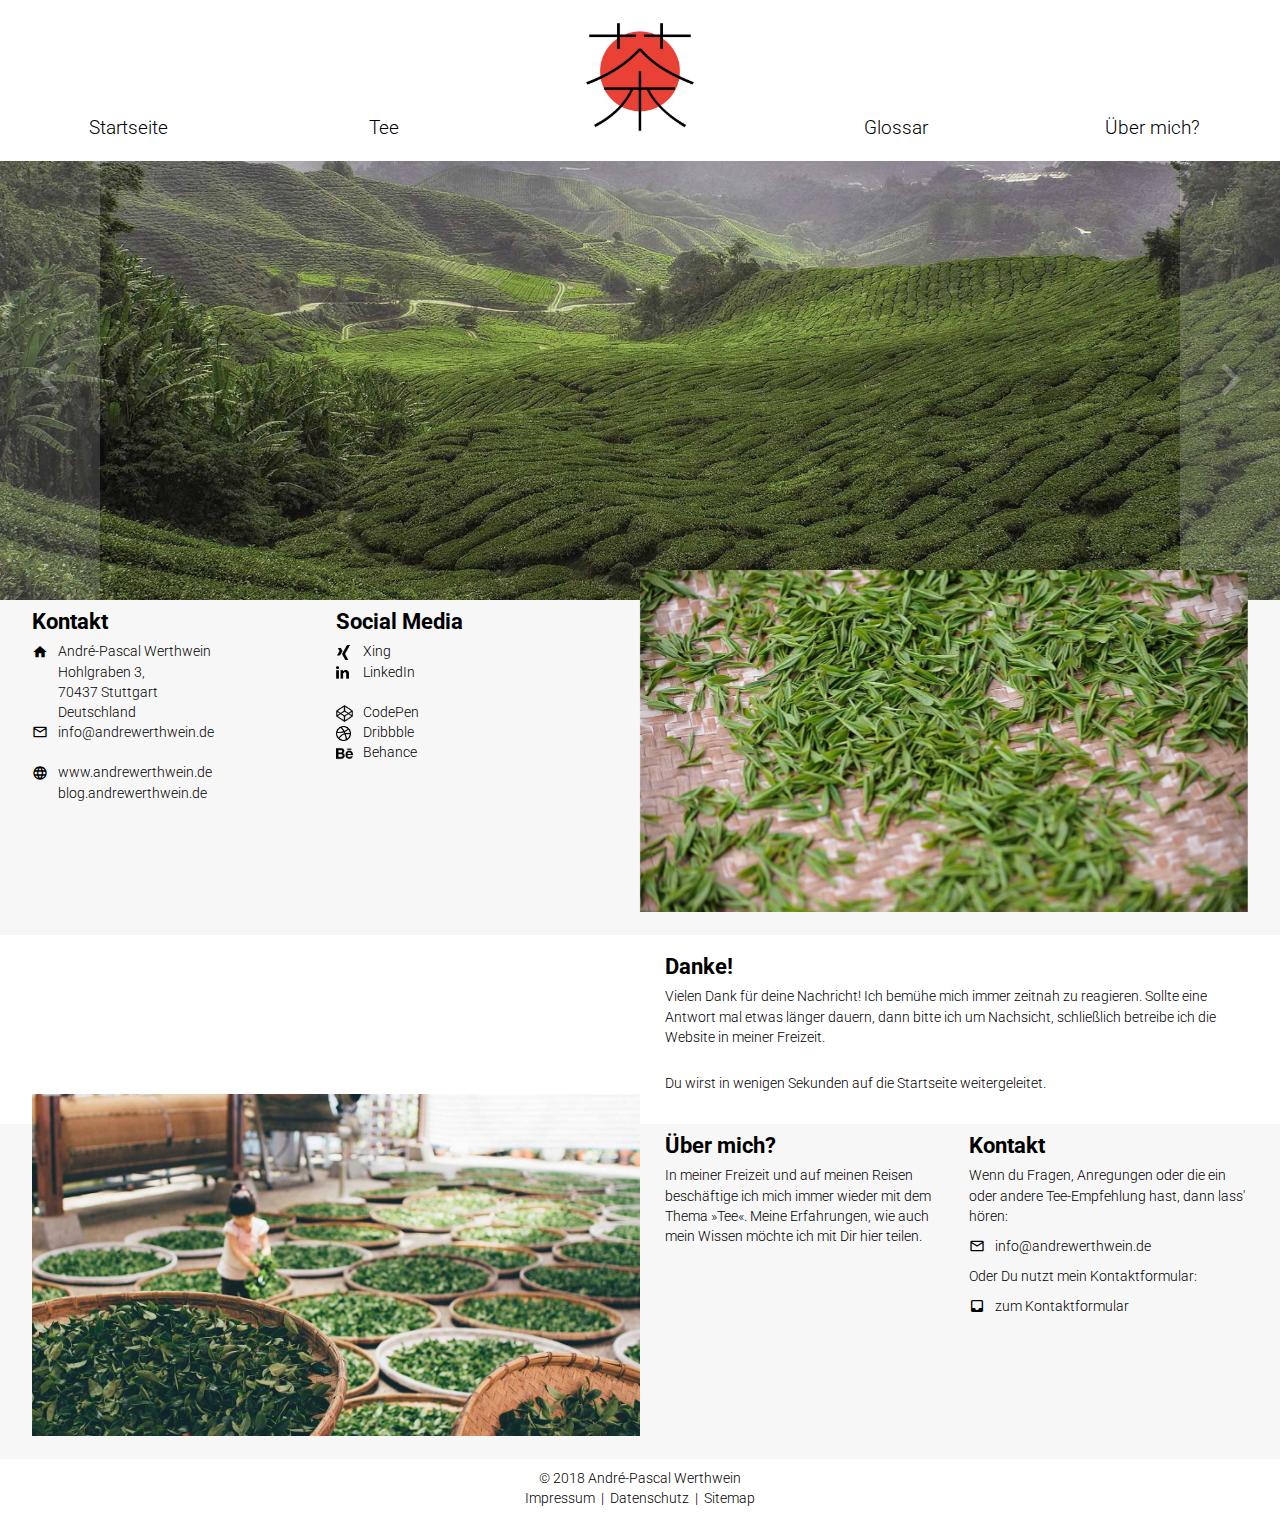
<file: erfolg.html>
<!DOCTYPE html>
<html>
<head>
    <!-- Weiterleitung auf Startseite  -->
    <meta http-equiv="refresh" content="3; URL=index.html">
    
    <!-- FavIcon Desktop PC -->
	<link rel="shortcut icon" type="image/x-icon" href="favicon.ico">
    
    <!-- FavIcon Mobile-Endgeräte -->
	<link rel="shortcut icon" href="favicon.ico">
    <link rel="icon" type="image/png" href="favicon_32x32.png" sizes="32x32">
    <link rel="icon" type="image/png" href="favicon_96x96.png" sizes="96x96">
    
    <!-- "App Icon" für iOS, wenn die Website zum Home-Screen hinzugefügt wird. -->
    <link rel="apple-touch-icon-precomposed" sizes="180x180" href="apple-touch-icon.png">
    
    <!-- "App Icon" für Microsoft, wenn die Website zum Home-Screen/Menü hinzugefügt wird. -->
    <meta name="msapplication-TileColor" content="#ffffff">
    <meta name="msapplication-TileImage" content="mstile-144x144.png">
    
    <!-- Zeichenkodierung, etc. -->
	<meta http-equiv="Content-Type" content="text/html" />
    <meta charset="UTF-8" />
	<meta name="viewport" content="width=device-width, initial-scale=1.0, user-scalable=no" >
    
    <!-- META-Tags zum Autor/Ersteller/Copyright-Inhaber -->
	<meta name="author" content="André-Pascal Werthwein" />
	<meta name="publisher" content="André-Pascal Werthwein" />
	<meta name="copyright" content="André-Pascal Werthwein" />
	<meta name="description" content="Die Tee-Enzyklopädie" />
		
	<!-- META-Tags zum Inhalt -->
	<meta name="title" content="Die Tee-Enzyklopädie" />
	<meta name="page-topic" content="Tee aus aller Welt." />
	<meta name="keywords" content="Tea, Cha, Tee, Asia, China, Japan, Taiwan, Vietnam, Malaysia, Thailand, Marokko, Europa, England, Aracha, Shincha, Sakurayu, Fukamushicha, Tamaryokucha, Kamairicha, Genmaicha, Hojicha, Gyokuro, Yamecha, Mecha, Sencha, Kabusecha, Sakurayu, Kombucha, Ujicha, Bancha, Kukichan,  Kocha, Nihoncha, Darjeeling, Oolong, BOH, Teekanne, Teebplantage, Teeblaetter, Teezeremonie" />
	<meta http-equiv="language" content="DE" />
		
	<!-- META-Tags für Suchmaschinen-Robots -->
	<meta name="audience" content="Alle" />
	<meta name="robots" content="index, follow" />
	<meta name="revisit-after" content="7 days" />
	<meta name="expires" content="never" />
	<meta name="page-type" content="products" />
	<meta name="allow-search" content="yes" />
    
    <!-- Google Fonts -->
    <link href="https://fonts.googleapis.com/css?family=Roboto:300,700" rel="stylesheet">
        <style>
            @import url('https://fonts.googleapis.com/css?family=Roboto:300,700');
        </style>
    
    <!-- Google Material Icons -->
    <link href="https://fonts.googleapis.com/icon?family=Material+Icons" rel="stylesheet">
    
    <!-- CSS-Dateien -->
    <link rel="stylesheet" href="reset.css" />
    <link rel="stylesheet" href="style.css" />
    <link rel="stylesheet" href="responsive.css" />
    
    <title>Die Tee-Enzyklopädie</title>
</head>
<body>
    <ul id="Navigation">
        <li class="LinkText"><a href="index.html">Startseite</a></li>
        
        <li class="LinkText"><a href="tee.html">Tee</a></li>
        
        <li>
            <a href="index.html">
                <img src="bilder/logo/logo_250x250.jpg" srcset="bilder/logo/logo_250x250.jpg 250w,
                                                                bilder/logo/logo_500x500.jpg 500w,
                                                                bilder/logo/logo_1000x1000.jpg 1000w" alt="Logo" />
            </a>
        </li>
            
        <li class="LinkText"><a href="glossar.html">Glossar</a></li>
            
        <li class="LinkText"><a href="uebermich.html">Über mich?</a></li>
    </ul>
    
    <div id="ResponsiveNavigation">
            <div>
                <ul id="Burger">
                    <li id="LinieI"></li>
                    <li id="LinieII"></li>
                    <li id="LinieIII"></li>
                </ul>
                
                <h3>Die Tee-Enzyklopädie</h3>
            </div>
            
            <ul id="Navigationspunkte">
                <li>
                    <ul class="ZweiNavigation">
                        <li><a class="LinkText" href="index.html">Startseite</a></li>
                        <li><a class="LinkText" href="uebermich.html">Über mich?</a></li>
                    </ul>
                </li>
                
                <li>
                    <ul class="ZweiNavigation">
                        <li><a class="LinkText" href="tee.html">Tee</a></li>
                        <li><a class="LinkText" href="glossar.html">Glossar</a></li>
                    </ul>
                </li>
                
                <li>
                    <ul class="ZweiNavigation">
                        <li id="QuizBeta" class="anzeigen"><a class="LinkText" href="quiz">Quiz<sup>*BETA*</sup></a></li>
                        <li>&nbsp;</li>
                    </ul>
                </li>
                
                <li>&nbsp;</li>
                
                <li>
                    <ul class="ZweiNavigation">
                        <li><a class="LinkText" href="impressum.html">Impressum</a></li>
                        <li><a class="LinkText" href="datenschutz.html">Datenschutz</a></li>
                    </ul>
                </li>
                
                <li>
                    <ul class="ZweiNavigation">
                        <li><a class="LinkText" href="kontakt.html">Kontakt</a></li>
                        <li>&nbsp;</li>
                    </ul>
                </li>
            </ul>
        </div>
    
    <!-- Header Slideshow -->
    <div class="BildZeile" data-slideshow="landschaft">
        <div class="Links" data-slideshow="landschaft"><i class="material-icons">keyboard_arrow_left</i></div>
        <div class="Rechts" data-slideshow="landschaft"><i class="material-icons">keyboard_arrow_right</i></div>
    </div>
    
    <p class="SlideshowTotal" data-slideshow="landschaft">4</p>

    <div class="Zeile ZweiEins Grau Oben">
        <div>
            <h3>Kontakt</h3>
            <table class="Kontakt">
                <thead></thead>
                <tbody>
                    <tr>
                        <td><i class="material-icons">home</i></td>
                        <td>André-Pascal Werthwein<br>Hohlgraben 3,<br>70437 Stuttgart<br>Deutschland</td>
                    </tr>

                    <tr>
                        <td><i class="material-icons">mail_outline</i></td>
                        <td><a class="LinkText" href="mailto:info@andrewerthwein.de">info@andrewerthwein.de</a></td>
                    </tr>
                    
                    <tr>
                        <td>&nbsp;</td>
                        <td>&nbsp;</td>
                    </tr>
                    
                    <tr>
                        <td><i class="material-icons">language</i></td>
                        <td><a class="LinkText" href="https://andrewerthwein.de" target="_blank">www.andrewerthwein.de</a><br><a class="LinkText" href="http://blog.andrewerthwein.de" target="_blank">blog.andrewerthwein.de</a></td>
                    </tr>
                </tbody>
            </table>
        </div>
        
        <div>
            <h3>Social Media</h3>
            <table class="Kontakt">
                <thead></thead>
                <tbody>
                    <tr>
                        <td><img class="SocialMedia" src="bilder/socialmedia/xing.png" alt="Logo Social Media" /></td>
                        <td><a class="LinkText" href="https://www.xing.com/profile/AndrePascal_Werthwein" target="_blank">Xing</a></td>
                    </tr>

                    <tr>
                        <td><img class="SocialMedia" src="bilder/socialmedia/linkedin.png" alt="Logo Social Media" /></td>
                        <td><a class="LinkText" href="https://www.linkedin.com/in/andr%C3%A9-pascal-werthwein-72a378144/" target="_blank">LinkedIn</a></td>
                    </tr>
                    
                    <tr>
                        <td>&nbsp;</td>
                        <td>&nbsp;</td>
                    </tr>
                    
                    <tr>
                        <td><img class="SocialMedia" src="bilder/socialmedia/codepen.png" alt="Logo Social Media" /></td>
                        <td><a class="LinkText" href="https://codepen.io/AndrePW/" target="_blank">CodePen</a></td>
                    </tr>
                    
                    <tr>
                        <td><img class="SocialMedia" src="bilder/socialmedia/dribbble.png" alt="Logo Social Media" /></td>
                        <td><a class="LinkText" href="https://dribbble.com/andrepascalwerthwein" target="_blank">Dribbble</a></td>
                    </tr>
                    
                    <tr>
                        <td><img class="SocialMedia" src="bilder/socialmedia/behance.png" alt="Logo Social Media" /></td>
                        <td><a class="LinkText" href="https://www.behance.net/AndrePascalWerthwein" target="_blank">Behance</a></td>
                    </tr>
                </tbody>
            </table>
        </div>
        
        <div>
            <img src="bilder/footer/teeernte_640x360.jpg" srcset="bilder/mood/mood2_640x360.jpg 640w,
                                                                  bilder/mood/mood2_1000x563.jpg 1000w,
                                                                  bilder/mood/mood2_1400x788.jpg 1400w,
                                                                  bilder/mood/mood2_2000x1125.jpg 2000w" alt="Moodbild">
        </div>
    </div>
    
    <div class="Zwei">
        <div class="Leer"></div>
        <div>
            <h3>Danke!</h3>

            <p>Vielen Dank für deine Nachricht! Ich bemühe mich immer zeitnah zu reagieren. Sollte eine Antwort mal etwas länger dauern, dann bitte ich um Nachsicht, schließlich betreibe ich die Website in meiner Freizeit.</p>

            <br>

            <p>Du wirst in wenigen Sekunden auf die Startseite weitergeleitet.</p>
        </div>
    </div>
    
    <div id="ObenButton">
        <i class="material-icons">keyboard_arrow_up</i>
    </div>
    
    <!-- Footer -->
    <div id="Footer">
        <div>
            <img src="bilder/footer/teeernte_640x360.jpg" srcset="bilder/footer/teeernte_640x360.jpg 640w,
                                                                  bilder/footer/teeernte_1000x563.jpg 1000w,
                                                                  bilder/footer/teeernte_1400x788.jpg 1400w,
                                                                  bilder/footer/teeernte_2000x1125.jpg 2000w" alt="Moodbild">
        </div>
        
        <div>
            <h3>Über mich?</h3>
            <p>In meiner Freizeit und auf meinen Reisen beschäftige ich mich immer wieder mit dem Thema »Tee«. Meine Erfahrungen, wie auch mein Wissen möchte ich mit Dir hier teilen.</p>
        </div>
        
        <div>
            <h3>Kontakt</h3>
            <p>Wenn du Fragen, Anregungen oder die ein oder andere Tee-Empfehlung hast, dann lass' hören:</p>
            <p><i class="material-icons">mail_outline</i><a class="LinkText" href="mailto:info@andrewerthwein.de">info@andrewerthwein.de</a></p>
            <p>Oder Du nutzt mein Kontaktformular: </p>
            <p><i class="material-icons">inbox</i><a class="LinkText" href="kontakt.html">zum Kontaktformular</a></p>
        </div>
    </div>
    
    <!-- Copyright -->
    <div id="Copyright">
        <marquee class="anzeigen">Java Script ist in Deinem Browser deaktiviert. Für eine optimierte Darstellung/Funtkionalität dieser Website, bitte aktiviere Java Script in deinem Browser.</marquee>
        <p>© 2018 <a class="LinkText" href="https://andrewerthwein.de" target="_blank">André-Pascal Werthwein</a></p>
        <p><a class="LinkText" href="impressum.html">Impressum</a>&nbsp;&nbsp;|&nbsp;&nbsp;<a class="LinkText" href="datenschutz.html">Datenschutz</a>&nbsp;&nbsp;|&nbsp;&nbsp;<a class="LinkText" href="sitemap.html">Sitemap</a></p>
    </div>
    
    <!-- Java Script -->
    <!-- Seitenaufbau -->
    <script src="javascript/seitenaufbau.js"></script>
    
    <!-- Nach-Oben-Button -->
    <script src="javascript/button.js"></script>
    
    <!-- Slideshow -->
    <script src="javascript/slideshow.js"></script>
    
    <!-- Responsive Navigation -->
    <script src="javascript/responsivenavigation.js"></script>
</body>
</html>
</file>
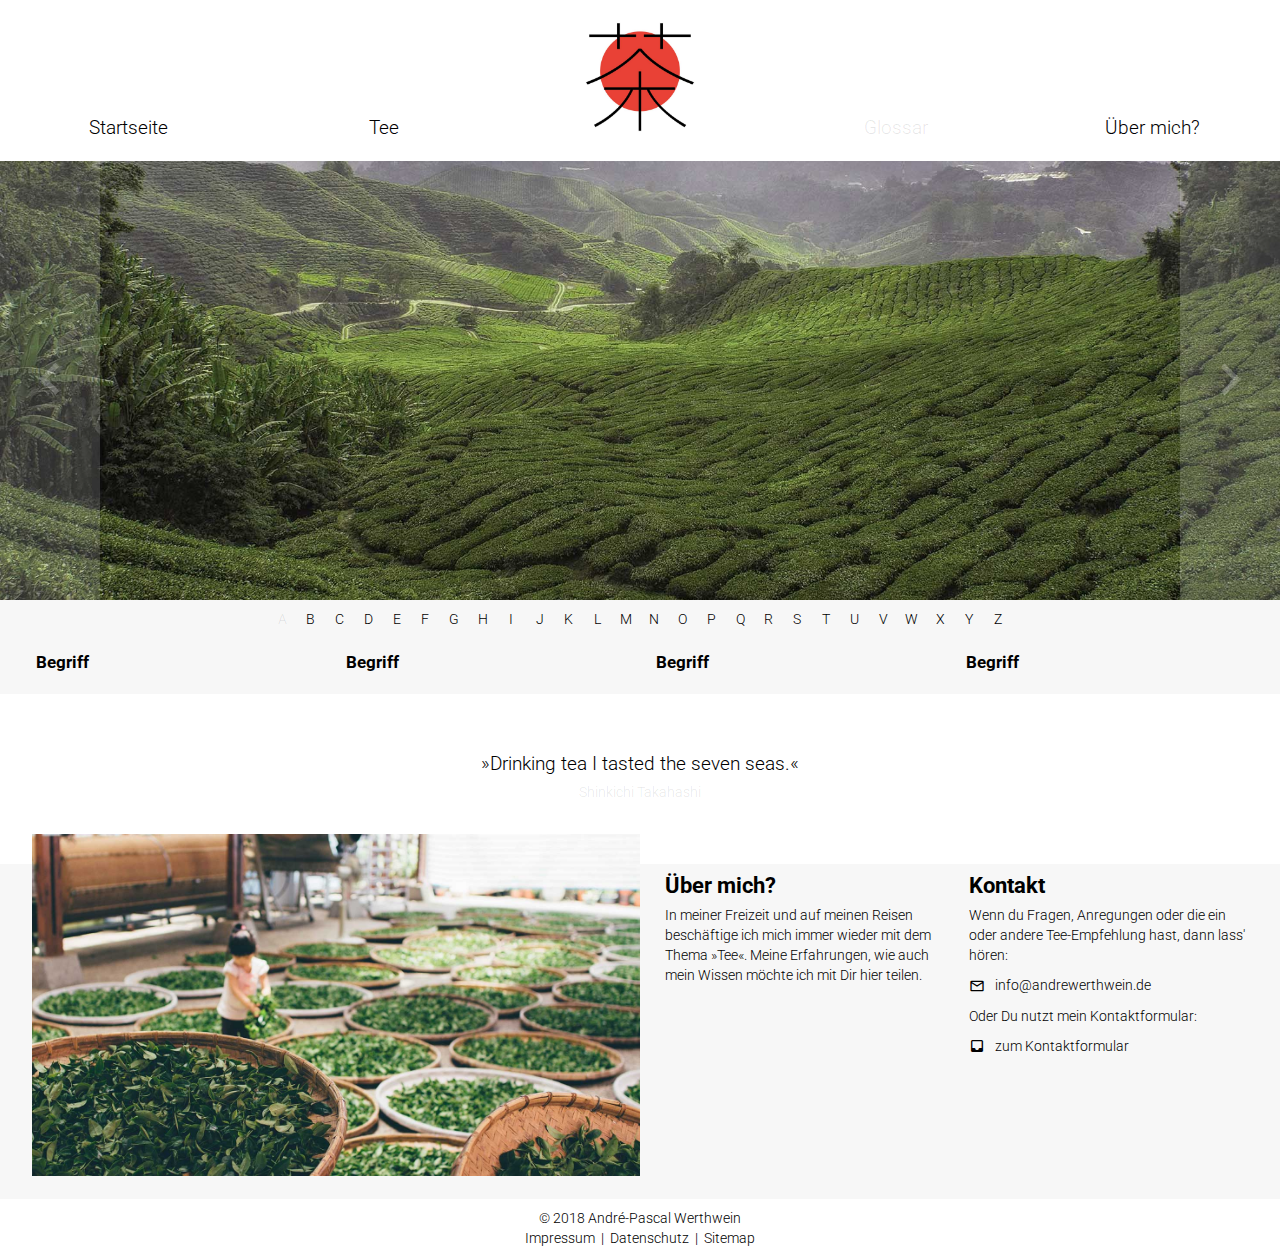
<file: glossar.html>
<!DOCTYPE html>
<html>
<head>
    <!-- FavIcon Desktop PC -->
	<link rel="shortcut icon" type="image/x-icon" href="favicon.ico">
    
    <!-- FavIcon Mobile-Endgeräte -->
	<link rel="shortcut icon" href="favicon.ico">
    <link rel="icon" type="image/png" href="favicon_32x32.png" sizes="32x32">
    <link rel="icon" type="image/png" href="favicon_96x96.png" sizes="96x96">
    
    <!-- "App Icon" für iOS, wenn die Website zum Home-Screen hinzugefügt wird. -->
    <link rel="apple-touch-icon-precomposed" sizes="180x180" href="apple-touch-icon.png">
    
    <!-- "App Icon" für Microsoft, wenn die Website zum Home-Screen/Menü hinzugefügt wird. -->
    <meta name="msapplication-TileColor" content="#ffffff">
    <meta name="msapplication-TileImage" content="mstile-144x144.png">
    
    <!-- Zeichenkodierung, etc. -->
	<meta http-equiv="Content-Type" content="text/html" />
    <meta charset="UTF-8" />
	<meta name="viewport" content="width=device-width, initial-scale=1.0, user-scalable=no" >
    
    <!-- META-Tags zum Autor/Ersteller/Copyright-Inhaber -->
	<meta name="author" content="André-Pascal Werthwein" />
	<meta name="publisher" content="André-Pascal Werthwein" />
	<meta name="copyright" content="André-Pascal Werthwein" />
	<meta name="description" content="Die Tee-Enzyklopädie" />
		
	<!-- META-Tags zum Inhalt -->
	<meta name="title" content="Die Tee-Enzyklopädie" />
	<meta name="page-topic" content="Tee aus aller Welt." />
	<meta name="keywords" content="Tea, Cha, Tee, Asia, China, Japan, Taiwan, Vietnam, Malaysia, Thailand, Marokko, Europa, England, Aracha, Shincha, Sakurayu, Fukamushicha, Tamaryokucha, Kamairicha, Genmaicha, Hojicha, Gyokuro, Yamecha, Mecha, Sencha, Kabusecha, Sakurayu, Kombucha, Ujicha, Bancha, Kukichan,  Kocha, Nihoncha, Darjeeling, Oolong, BOH, Teekanne, Teebplantage, Teeblaetter, Teezeremonie" />
	<meta http-equiv="language" content="DE" />
		
	<!-- META-Tags für Suchmaschinen-Robots -->
	<meta name="audience" content="Alle" />
	<meta name="robots" content="index, follow" />
	<meta name="revisit-after" content="7 days" />
	<meta name="expires" content="never" />
	<meta name="page-type" content="products" />
	<meta name="allow-search" content="yes" />
    
    <!-- Google Fonts -->
    <link href="https://fonts.googleapis.com/css?family=Roboto:300,700" rel="stylesheet">
        <style>
            @import url('https://fonts.googleapis.com/css?family=Roboto:300,700');
        </style>
    
    <!-- Google Material Icons -->
    <link href="https://fonts.googleapis.com/icon?family=Material+Icons" rel="stylesheet">
    
    <!-- CSS-Dateien -->
    <link rel="stylesheet" href="reset.css" />
    <link rel="stylesheet" href="style.css" />
    <link rel="stylesheet" href="responsive.css" />
    
    <title>Die Tee-Enzyklopädie</title>
</head>
<body>
    <ul id="Navigation">
        <li class="LinkText"><a href="index.html">Startseite</a></li>
        
        <li class="LinkText"><a href="tee.html">Tee</a></li>
        
        <li>
            <a href="index.html">
                <img src="bilder/logo/logo_250x250.jpg" srcset="bilder/logo/logo_250x250.jpg 250w,
                                                                bilder/logo/logo_500x500.jpg 500w,
                                                                bilder/logo/logo_1000x1000.jpg 1000w" alt="Logo" />
            </a>
        </li>
            
        <li class="AktuelleSeite LinkText"><a href="glossar.html">Glossar</a></li>
            
        <li class="LinkText"><a href="uebermich.html">Über mich?</a></li>
    </ul>
    
    <div id="ResponsiveNavigation">
            <div>
                <ul id="Burger">
                    <li id="LinieI"></li>
                    <li id="LinieII"></li>
                    <li id="LinieIII"></li>
                </ul>
                
                <h3>Die Tee-Enzyklopädie</h3>
            </div>
            
            <ul id="Navigationspunkte">
                <li>
                    <ul class="ZweiNavigation">
                        <li><a class="LinkText" href="index.html">Startseite</a></li>
                        <li><a class="LinkText" href="uebermich.html">Über mich?</a></li>
                    </ul>
                </li>
                
                <li>
                    <ul class="ZweiNavigation">
                        <li><a class="LinkText" href="tee.html">Tee</a></li>
                        <li><a class="LinkText AktuelleSeite" href="glossar.html">Glossar</a></li>
                    </ul>
                </li>
                
                <li>
                    <ul class="ZweiNavigation">
                        <li id="QuizBeta" class="anzeigen"><a class="LinkText" href="quiz">Quiz<sup>*BETA*</sup></a></li>
                        <li>&nbsp;</li>
                    </ul>
                </li>
                
                <li>&nbsp;</li>
                
                <li>
                    <ul class="ZweiNavigation">
                        <li><a class="LinkText" href="impressum.html">Impressum</a></li>
                        <li><a class="LinkText" href="datenschutz.html">Datenschutz</a></li>
                    </ul>
                </li>
                
                <li>
                    <ul class="ZweiNavigation">
                        <li><a class="LinkText" href="kontakt.html">Kontakt</a></li>
                        <li>&nbsp;</li>
                    </ul>
                </li>
            </ul>
        </div>
    
    <!-- Header Slideshow -->
    <div class="BildZeile" data-slideshow="landschaft">
        <div class="Links" data-slideshow="landschaft"><i class="material-icons">keyboard_arrow_left</i></div>
        <div class="Rechts" data-slideshow="landschaft"><i class="material-icons">keyboard_arrow_right</i></div>
    </div>
    
    <p class="SlideshowTotal" data-slideshow="landschaft">4</p>
    
    <div class="Voll Grau">
        <div class="Einleitung">
            
        </div>
    
        <ul id="GlossarNavigation">
            <li class="Initiale AktuelleSeite" data-letter="A">A</li>
            <li class="Initiale" data-letter="B">B</li>
            <li class="Initiale" data-letter="C">C</li>
            <li class="Initiale" data-letter="D">D</li>
            <li class="Initiale" data-letter="E">E</li>
            <li class="Initiale" data-letter="F">F</li>
            <li class="Initiale" data-letter="G">G</li>
            <li class="Initiale" data-letter="H">H</li>
            <li class="Initiale" data-letter="I">I</li>
            <li class="Initiale" data-letter="J">J</li>
            <li class="Initiale" data-letter="K">K</li>
            <li class="Initiale" data-letter="L">L</li>
            <li class="Initiale" data-letter="M">M</li>
            <li class="Initiale" data-letter="N">N</li>
            <li class="Initiale" data-letter="O">O</li>
            <li class="Initiale" data-letter="P">P</li>
            <li class="Initiale" data-letter="Q">Q</li>
            <li class="Initiale" data-letter="R">R</li>
            <li class="Initiale" data-letter="S">S</li>
            <li class="Initiale" data-letter="T">T</li>
            <li class="Initiale" data-letter="U">U</li>
            <li class="Initiale" data-letter="V">V</li>
            <li class="Initiale" data-letter="W">W</li>
            <li class="Initiale" data-letter="X">X</li>
            <li class="Initiale" data-letter="Y">Y</li>
            <li class="Initiale" data-letter="Z">Z</li>
        </ul>

        <!-- A -->
        <div class="InitialSeite anzeigen" data-letter="A">
            <ul>
                <li>
                    <dl>
                        <dt>Begriff</dt>
                        <dd>Definition</dd>
                    </dl>
                </li>
                
                <li>
                    <dl>
                        <dt>Begriff</dt>
                        <dd>Definition</dd>
                    </dl>
                </li>

                <li>
                    <dl>
                        <dt>Begriff</dt>
                        <dd>Definition</dd>
                    </dl>
                </li>
                
                <li>
                    <dl>
                        <dt>Begriff</dt>
                        <dd>Definition</dd>
                    </dl>
                </li>
            </ul>
        </div>

        <!-- B -->
        <div class="InitialSeite" data-letter="B">
            <ul>
                <li>
                    <dl>
                        <dt>BOH</dt>
                        <dd>»BOH« oder auch »BOH Plantations Sdn Bhd« ist der größte Schwarztee Hersteller in Malaysia, der sowohl regional als auch international verkauft. Die Plantage ist in den <a class="LinkText" href="https://goo.gl/maps/gT5761G8zSr" target="_blank"><i class="material-icons">location_on</i> Cameron Highlands, Pahang, Malaysia</a> zu finden und ist die größte ihrer Art in Malaysia.</dd>
                    </dl>
                </li>
                
                <li>
                    <dl>
                        <dt>Begriff</dt>
                        <dd>Definition</dd>
                    </dl>
                </li>
                
                <li>
                    <dl>
                        <dt>Begriff</dt>
                        <dd>Definition</dd>
                    </dl>
                </li>
                
                <li>
                    <dl>
                        <dt>Begriff</dt>
                        <dd>Definition</dd>
                    </dl>
                </li>
            </ul>
        </div>

        <!-- C -->
        <div class="InitialSeite" data-letter="C">
            <ul>
                <li>
                    <dl>
                        <dt>Begriff</dt>
                        <dd>Definition</dd>
                    </dl>
                </li>
                
                <li>
                    <dl>
                        <dt>Begriff</dt>
                        <dd>Definition</dd>
                    </dl>
                </li>
                
                <li>
                    <dl>
                        <dt>Begriff</dt>
                        <dd>Definition</dd>
                    </dl>
                </li>
                
                <li>
                    <dl>
                        <dt>Begriff</dt>
                        <dd>Definition</dd>
                    </dl>
                </li>
            </ul>
        </div>

        <!-- D -->
        <div class="InitialSeite" data-letter="D">
            <ul>
                <li>
                    <dl>
                        <dt>Begriff</dt>
                        <dd>Definition</dd>
                    </dl>
                </li>
                
                <li>
                    <dl>
                        <dt>Begriff</dt>
                        <dd>Definition</dd>
                    </dl>
                </li>
                
                <li>
                    <dl>
                        <dt>Begriff</dt>
                        <dd>Definition</dd>
                    </dl>
                </li>
                
                <li>
                    <dl>
                        <dt>Begriff</dt>
                        <dd>Definition</dd>
                    </dl>
                </li>
            </ul>
        </div>

        <!-- E -->
        <div class="InitialSeite" data-letter="E">
            <ul>
                <li>
                    <dl>
                        <dt>Begriff</dt>
                        <dd>Definition</dd>
                    </dl>
                </li>
                
                <li>
                    <dl>
                        <dt>Begriff</dt>
                        <dd>Definition</dd>
                    </dl>
                </li>
                
                <li>
                    <dl>
                        <dt>Begriff</dt>
                        <dd>Definition</dd>
                    </dl>
                </li>
                
                <li>
                    <dl>
                        <dt>Begriff</dt>
                        <dd>Definition</dd>
                    </dl>
                </li>
            </ul>
        </div>

        <!-- F -->
        <div class="InitialSeite" data-letter="F">
            <ul>
                <li>
                    <dl>
                        <dt>Fermentation</dt>
                        <dd>
                            <p>Beim Prozess der Fermentation werden die Teeblätter gerollt, wodurch die Blätter gequetscht und die Zellen der Blätter aufgebrochen werden. Durch das Aufbrechen der Zellen vermischen sich die eigentlich voneinander getrennten Inhaltsstoffe und reagieren mit Sauerstoff.</p>

                            <br>

                            <p>Die Dauer oder auch das Wegfallen dieses Prozesses bestimmen mitunter die Typisierung des Tees.</p>

                            <br>

                            <ul>
                                <li><i>Schwarztee</i> wird bis zu 3 Stunden fermentiert.</li>
                                <li><i>Oolong-Tee</i> wird nur kurz fermentiert.</li>
                                <li><i>Grüner Tee</i> wird gar nicht fermentiert.</li>
                            </ul>
                        </dd>
                    </dl>
                </li>
                
                <li>
                    <dl>
                        <dt>Begriff</dt>
                        <dd>Definition</dd>
                    </dl>
                </li>
                
                <li>
                    <dl>
                        <dt>Begriff</dt>
                        <dd>Definition</dd>
                    </dl>
                </li>
                
                <li>
                    <dl>
                        <dt>Begriff</dt>
                        <dd>Definition</dd>
                    </dl>
                </li>
            </ul>
        </div>
        
        <!-- G -->
        <div class="InitialSeite" data-letter="G">
            <ul>
                <li>
                    <dl>
                        <dt>Begriff</dt>
                        <dd>Definition</dd>
                    </dl>
                </li>
                
                <li>
                    <dl>
                        <dt>Begriff</dt>
                        <dd>Definition</dd>
                    </dl>
                </li>
                
                <li>
                    <dl>
                        <dt>Begriff</dt>
                        <dd>Definition</dd>
                    </dl>
                </li>
                
                <li>
                    <dl>
                        <dt>Begriff</dt>
                        <dd>Definition</dd>
                    </dl>
                </li>
            </ul>
        </div>
        
        <!-- H -->
        <div class="InitialSeite" data-letter="H">
            <ul>
                <li>
                    <dl>
                        <dt>Begriff</dt>
                        <dd>Definition</dd>
                    </dl>
                </li>
                
                <li>
                    <dl>
                        <dt>Begriff</dt>
                        <dd>Definition</dd>
                    </dl>
                </li>
                
                <li>
                    <dl>
                        <dt>Begriff</dt>
                        <dd>Definition</dd>
                    </dl>
                </li>
                
                <li>
                    <dl>
                        <dt>Begriff</dt>
                        <dd>Definition</dd>
                    </dl>
                </li>
            </ul>
        </div>
        
        <!-- I -->
        <div class="InitialSeite" data-letter="I">
            <ul>
                <li>
                    <dl>
                        <dt>Begriff</dt>
                        <dd>Definition</dd>
                    </dl>
                </li>
                
                <li>
                    <dl>
                        <dt>Begriff</dt>
                        <dd>Definition</dd>
                    </dl>
                </li>
                
                <li>
                    <dl>
                        <dt>Begriff</dt>
                        <dd>Definition</dd>
                    </dl>
                </li>
                
                <li>
                    <dl>
                        <dt>Begriff</dt>
                        <dd>Definition</dd>
                    </dl>
                </li>
            </ul>
        </div>
        
        <!-- J -->
        <div class="InitialSeite" data-letter="J">
            <ul>
                <li>
                    <dl>
                        <dt>Begriff</dt>
                        <dd>Definition</dd>
                    </dl>
                </li>
                
                <li>
                    <dl>
                        <dt>Begriff</dt>
                        <dd>Definition</dd>
                    </dl>
                </li>
                
                <li>
                    <dl>
                        <dt>Begriff</dt>
                        <dd>Definition</dd>
                    </dl>
                </li>
                
                <li>
                    <dl>
                        <dt>Begriff</dt>
                        <dd>Definition</dd>
                    </dl>
                </li>
            </ul>
        </div>
        
        <!-- K -->
        <div class="InitialSeite" data-letter="K">
            <ul>
                <li>
                    <dl>
                        <dt>Begriff</dt>
                        <dd>Definition</dd>
                    </dl>
                </li>
                
                <li>
                    <dl>
                        <dt>Begriff</dt>
                        <dd>Definition</dd>
                    </dl>
                </li>
                
                <li>
                    <dl>
                        <dt>Begriff</dt>
                        <dd>Definition</dd>
                    </dl>
                </li>
                
                <li>
                    <dl>
                        <dt>Begriff</dt>
                        <dd>Definition</dd>
                    </dl>
                </li>
            </ul>
        </div>
        
        <!-- L -->
        <div class="InitialSeite" data-letter="L">
            <ul>
                <li>
                    <dl>
                        <dt>Begriff</dt>
                        <dd>Definition</dd>
                    </dl>
                </li>
                
                <li>
                    <dl>
                        <dt>Begriff</dt>
                        <dd>Definition</dd>
                    </dl>
                </li>
                
                <li>
                    <dl>
                        <dt>Begriff</dt>
                        <dd>Definition</dd>
                    </dl>
                </li>
                
                <li>
                    <dl>
                        <dt>Begriff</dt>
                        <dd>Definition</dd>
                    </dl>
                </li>
            </ul>
        </div>
        
        <!-- M -->
        <div class="InitialSeite" data-letter="M">
            <ul>
                <li>
                    <dl>
                        <dt>Begriff</dt>
                        <dd>Definition</dd>
                    </dl>
                </li>
                
                <li>
                    <dl>
                        <dt>Begriff</dt>
                        <dd>Definition</dd>
                    </dl>
                </li>
                
                <li>
                    <dl>
                        <dt>Begriff</dt>
                        <dd>Definition</dd>
                    </dl>
                </li>
                
                <li>
                    <dl>
                        <dt>Begriff</dt>
                        <dd>Definition</dd>
                    </dl>
                </li>
            </ul>
        </div>
        
        <!-- N -->
        <div class="InitialSeite" data-letter="N">
            <ul>
                <li>
                    <dl>
                        <dt>Begriff</dt>
                        <dd>Definition</dd>
                    </dl>
                </li>
                
                <li>
                    <dl>
                        <dt>Begriff</dt>
                        <dd>Definition</dd>
                    </dl>
                </li>
                
                <li>
                    <dl>
                        <dt>Begriff</dt>
                        <dd>Definition</dd>
                    </dl>
                </li>
                
                <li>
                    <dl>
                        <dt>Begriff</dt>
                        <dd>Definition</dd>
                    </dl>
                </li>
            </ul>
        </div>
        
        <!-- O -->
        <div class="InitialSeite" data-letter="O">
            <ul>
                <li>
                    <dl>
                        <dt>Begriff</dt>
                        <dd>Definition</dd>
                    </dl>
                </li>
                
                <li>
                    <dl>
                        <dt>Begriff</dt>
                        <dd>Definition</dd>
                    </dl>
                </li>
                
                <li>
                    <dl>
                        <dt>Begriff</dt>
                        <dd>Definition</dd>
                    </dl>
                </li>
                
                <li>
                    <dl>
                        <dt>Begriff</dt>
                        <dd>Definition</dd>
                    </dl>
                </li>
            </ul>
        </div>
        
        <!-- P -->
        <div class="InitialSeite" data-letter="P">
            <ul>
                <li>
                    <dl>
                        <dt>Begriff</dt>
                        <dd>Definition</dd>
                    </dl>
                </li>
                
                <li>
                    <dl>
                        <dt>Begriff</dt>
                        <dd>Definition</dd>
                    </dl>
                </li>
                
                <li>
                    <dl>
                        <dt>Begriff</dt>
                        <dd>Definition</dd>
                    </dl>
                </li>
                
                <li>
                    <dl>
                        <dt>Begriff</dt>
                        <dd>Definition</dd>
                    </dl>
                </li>
            </ul>
        </div>
        
        <!-- Q -->
        <div class="InitialSeite" data-letter="Q">
            <ul>
                <li>
                    <dl>
                        <dt>Begriff</dt>
                        <dd>Definition</dd>
                    </dl>
                </li>
                
                <li>
                    <dl>
                        <dt>Begriff</dt>
                        <dd>Definition</dd>
                    </dl>
                </li>
                
                <li>
                    <dl>
                        <dt>Begriff</dt>
                        <dd>Definition</dd>
                    </dl>
                </li>
                
                <li>
                    <dl>
                        <dt>Begriff</dt>
                        <dd>Definition</dd>
                    </dl>
                </li>
            </ul>
        </div>
        
        <!-- R -->
        <div class="InitialSeite" data-letter="R">
            <ul>
                <li>
                    <dl>
                        <dt>Begriff</dt>
                        <dd>Definition</dd>
                    </dl>
                </li>
                
                <li>
                    <dl>
                        <dt>Begriff</dt>
                        <dd>Definition</dd>
                    </dl>
                </li>
                
                <li>
                    <dl>
                        <dt>Begriff</dt>
                        <dd>Definition</dd>
                    </dl>
                </li>
                
                <li>
                    <dl>
                        <dt>Begriff</dt>
                        <dd>Definition</dd>
                    </dl>
                </li>
            </ul>
        </div>
        
        <!-- S -->
        <div class="InitialSeite" data-letter="S">
            <ul>
                <li>
                    <dl>
                        <dt>Begriff</dt>
                        <dd>Definition</dd>
                    </dl>
                </li>
                
                <li>
                    <dl>
                        <dt>Begriff</dt>
                        <dd>Definition</dd>
                    </dl>
                </li>
                
                <li>
                    <dl>
                        <dt>Begriff</dt>
                        <dd>Definition</dd>
                    </dl>
                </li>
                
                <li>
                    <dl>
                        <dt>Begriff</dt>
                        <dd>Definition</dd>
                    </dl>
                </li>
            </ul>
        </div>
        
        <!-- T -->
        <div class="InitialSeite" data-letter="T">
            <ul>
                <li>
                    <dl>
                        <dt>Begriff</dt>
                        <dd>Definition</dd>
                    </dl>
                </li>
                
                <li>
                    <dl>
                        <dt>Begriff</dt>
                        <dd>Definition</dd>
                    </dl>
                </li>
                
                <li>
                    <dl>
                        <dt>Begriff</dt>
                        <dd>Definition</dd>
                    </dl>
                </li>
                
                <li>
                    <dl>
                        <dt>Begriff</dt>
                        <dd>Definition</dd>
                    </dl>
                </li>
            </ul>
        </div>
        
        <!-- U -->
        <div class="InitialSeite" data-letter="U">
            <ul>
                <li>
                    <dl>
                        <dt>Begriff</dt>
                        <dd>Definition</dd>
                    </dl>
                </li>
                
                <li>
                    <dl>
                        <dt>Begriff</dt>
                        <dd>Definition</dd>
                    </dl>
                </li>
                
                <li>
                    <dl>
                        <dt>Begriff</dt>
                        <dd>Definition</dd>
                    </dl>
                </li>
                
                <li>
                    <dl>
                        <dt>Begriff</dt>
                        <dd>Definition</dd>
                    </dl>
                </li>
            </ul>
        </div>
        
        <!-- V -->
        <div class="InitialSeite" data-letter="V">
            <ul>
                <li>
                    <dl>
                        <dt>Begriff</dt>
                        <dd>Definition</dd>
                    </dl>
                </li>
                
                <li>
                    <dl>
                        <dt>Begriff</dt>
                        <dd>Definition</dd>
                    </dl>
                </li>
                
                <li>
                    <dl>
                        <dt>Begriff</dt>
                        <dd>Definition</dd>
                    </dl>
                </li>
                
                <li>
                    <dl>
                        <dt>Begriff</dt>
                        <dd>Definition</dd>
                    </dl>
                </li>
            </ul>
        </div>
        
        <!-- W -->
        <div class="InitialSeite" data-letter="W">
            <ul>
                <li>
                    <dl>
                        <dt>Begriff</dt>
                        <dd>Definition</dd>
                    </dl>
                </li>
                
                <li>
                    <dl>
                        <dt>Begriff</dt>
                        <dd>Definition</dd>
                    </dl>
                </li>
                
                <li>
                    <dl>
                        <dt>Begriff</dt>
                        <dd>Definition</dd>
                    </dl>
                </li>
                
                <li>
                    <dl>
                        <dt>Begriff</dt>
                        <dd>Definition</dd>
                    </dl>
                </li>
            </ul>
        </div>
        
        <!-- X -->
        <div class="InitialSeite" data-letter="X">
            <ul>
                <li>
                    <dl>
                        <dt>Begriff</dt>
                        <dd>Definition</dd>
                    </dl>
                </li>
                
                <li>
                    <dl>
                        <dt>Begriff</dt>
                        <dd>Definition</dd>
                    </dl>
                </li>
                
                <li>
                    <dl>
                        <dt>Begriff</dt>
                        <dd>Definition</dd>
                    </dl>
                </li>
                
                <li>
                    <dl>
                        <dt>Begriff</dt>
                        <dd>Definition</dd>
                    </dl>
                </li>
            </ul>
        </div>
        
        <!-- Y -->
        <div class="InitialSeite" data-letter="Y">
            <ul>
                <li>
                    <dl>
                        <dt>Begriff</dt>
                        <dd>Definition</dd>
                    </dl>
                </li>
                
                <li>
                    <dl>
                        <dt>Begriff</dt>
                        <dd>Definition</dd>
                    </dl>
                </li>
                
                <li>
                    <dl>
                        <dt>Begriff</dt>
                        <dd>Definition</dd>
                    </dl>
                </li>
                
                <li>
                    <dl>
                        <dt>Begriff</dt>
                        <dd>Definition</dd>
                    </dl>
                </li>
            </ul>
        </div>
        
        <!-- Z -->
        <div class="InitialSeite" data-letter="Z">
            <ul>
                <li>
                    <dl>
                        <dt>Begriff</dt>
                        <dd>Definition</dd>
                    </dl>
                </li>
                
                <li>
                    <dl>
                        <dt>Begriff</dt>
                        <dd>Definition</dd>
                    </dl>
                </li>
                
                <li>
                    <dl>
                        <dt>Begriff</dt>
                        <dd>Definition</dd>
                    </dl>
                </li>
                
                <li>
                    <dl>
                        <dt>Begriff</dt>
                        <dd>Definition</dd>
                    </dl>
                </li>
            </ul>
        </div>
    </div>
    
    <div id="Zitate">
        <h4></h4>
        <p></p>
    </div>
    
    <div id="ObenButton">
        <i class="material-icons">keyboard_arrow_up</i>
    </div>
    
    <!-- footer -->
    <div id="Footer">
        <div>
            <img src="bilder/footer/teeernte_640x360.jpg" srcset="bilder/footer/teeernte_640x360.jpg 640w,
                                                                  bilder/footer/teeernte_1000x563.jpg 1000w,
                                                                  bilder/footer/teeernte_1400x788.jpg 1400w,
                                                                  bilder/footer/teeernte_2000x1125.jpg 2000w" alt="Moodbild">
        </div>
        
        <div>
            <h3>Über mich?</h3>
            <p>In meiner Freizeit und auf meinen Reisen beschäftige ich mich immer wieder mit dem Thema »Tee«. Meine Erfahrungen, wie auch mein Wissen möchte ich mit Dir hier teilen.</p>
        </div>
        
        <div>
            <h3>Kontakt</h3>
            <p>Wenn du Fragen, Anregungen oder die ein oder andere Tee-Empfehlung hast, dann lass' hören:</p>
            <p><i class="material-icons">mail_outline</i><a class="LinkText" href="mailto:info@andrewerthwein.de">info@andrewerthwein.de</a></p>
            <p>Oder Du nutzt mein Kontaktformular: </p>
            <p><i class="material-icons">inbox</i><a class="LinkText" href="kontakt.html">zum Kontaktformular</a></p>
        </div>
    </div>
    
    <!-- Copyright -->
    <div id="Copyright">
        <marquee class="anzeigen">Java Script ist in Deinem Browser deaktiviert. Für eine optimierte Darstellung/Funtkionalität dieser Website, bitte aktiviere Java Script in deinem Browser.</marquee>
        <p>© 2018 <a class="LinkText" href="https://andrewerthwein.de" target="_blank">André-Pascal Werthwein</a></p>
        <p><a class="LinkText" href="impressum.html">Impressum</a>&nbsp;&nbsp;|&nbsp;&nbsp;<a class="LinkText" href="datenschutz.html">Datenschutz</a>&nbsp;&nbsp;|&nbsp;&nbsp;<a class="LinkText" href="sitemap.html">Sitemap</a></p>
    </div>
    
    <!-- Java Script -->
    <!-- Seitenaufbau -->
    <script src="javascript/seitenaufbau.js"></script>
    
    <!-- Nach-Oben-Button -->
    <script src="javascript/button.js"></script>
    
    <!-- Slideshow -->
    <script src="javascript/slideshow.js"></script>
    
    <!-- Zitate -->
    <script src="javascript/zitate.js"></script>
    
    <!-- Glossar -->
    <script src="javascript/glossar.js"></script>
    
    <!-- Responsive Navigation -->
    <script src="javascript/responsivenavigation.js"></script>
</body>
</html>
</file>
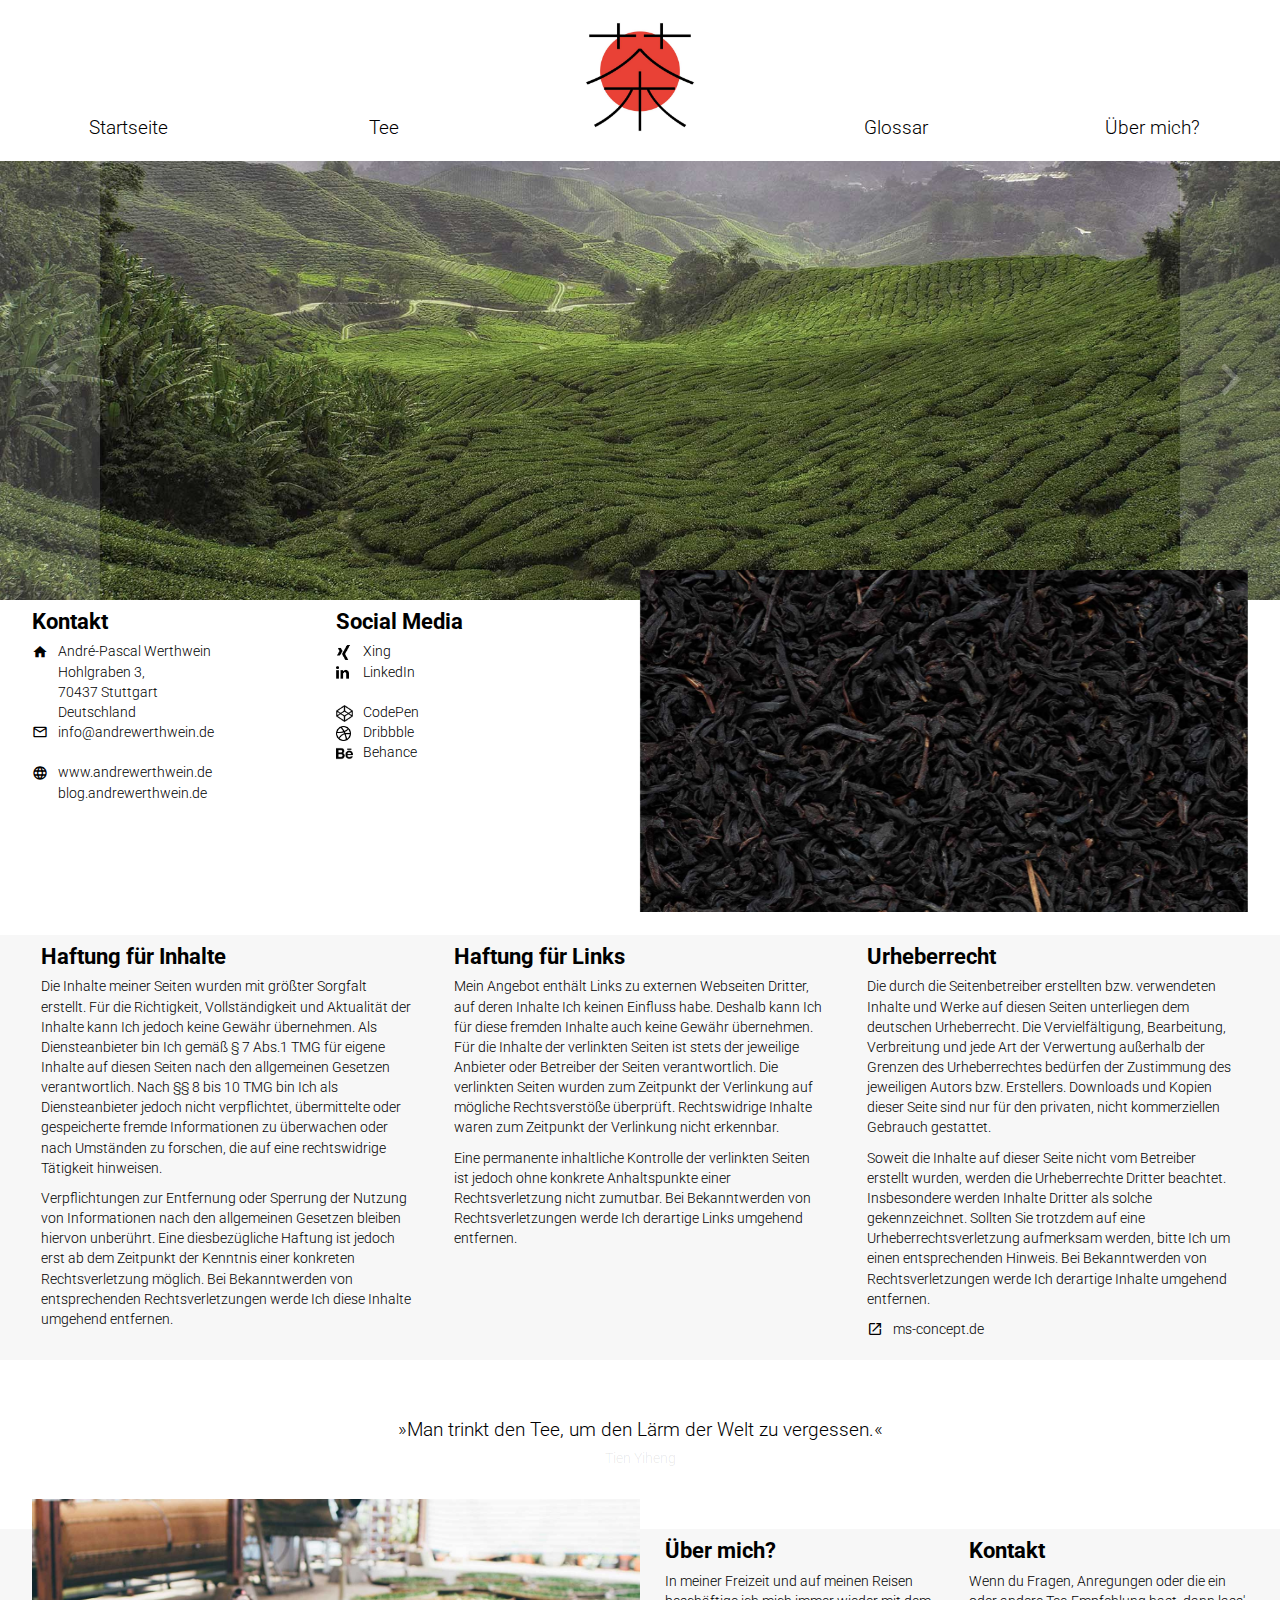
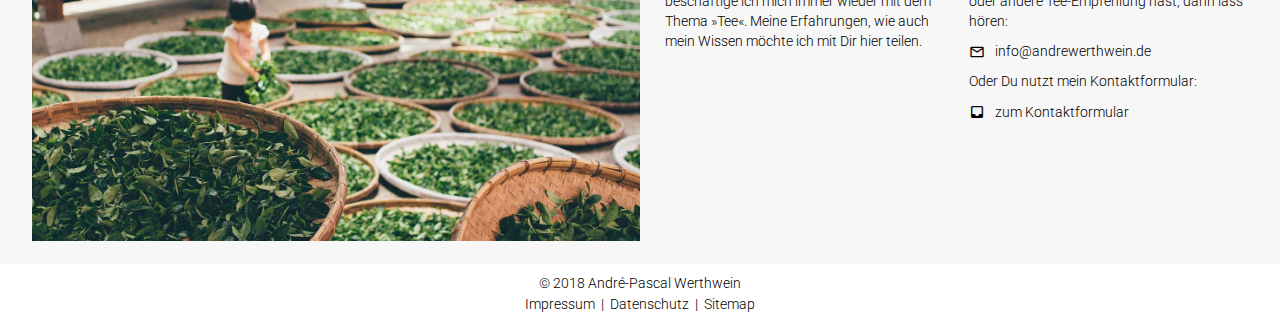
<file: impressum.html>
<!DOCTYPE html>
<html>
<head>
    <!-- FavIcon Desktop PC -->
	<link rel="shortcut icon" type="image/x-icon" href="favicon.ico">
    
    <!-- FavIcon Mobile-Endgeräte -->
	<link rel="shortcut icon" href="favicon.ico">
    <link rel="icon" type="image/png" href="favicon_32x32.png" sizes="32x32">
    <link rel="icon" type="image/png" href="favicon_96x96.png" sizes="96x96">
    
    <!-- "App Icon" für iOS, wenn die Website zum Home-Screen hinzugefügt wird. -->
    <link rel="apple-touch-icon-precomposed" sizes="180x180" href="apple-touch-icon.png">
    
    <!-- "App Icon" für Microsoft, wenn die Website zum Home-Screen/Menü hinzugefügt wird. -->
    <meta name="msapplication-TileColor" content="#ffffff">
    <meta name="msapplication-TileImage" content="mstile-144x144.png">
    
    <!-- Zeichenkodierung, etc. -->
	<meta http-equiv="Content-Type" content="text/html" />
    <meta charset="UTF-8" />
	<meta name="viewport" content="width=device-width, initial-scale=1.0, user-scalable=no" >
    
    <!-- META-Tags zum Autor/Ersteller/Copyright-Inhaber -->
	<meta name="author" content="André-Pascal Werthwein" />
	<meta name="publisher" content="André-Pascal Werthwein" />
	<meta name="copyright" content="André-Pascal Werthwein" />
	<meta name="description" content="Die Tee-Enzyklopädie" />
		
	<!-- META-Tags zum Inhalt -->
	<meta name="title" content="Die Tee-Enzyklopädie" />
	<meta name="page-topic" content="Tee aus aller Welt." />
	<meta name="keywords" content="Tea, Cha, Tee, Asia, China, Japan, Taiwan, Vietnam, Malaysia, Thailand, Marokko, Europa, England, Aracha, Shincha, Sakurayu, Fukamushicha, Tamaryokucha, Kamairicha, Genmaicha, Hojicha, Gyokuro, Yamecha, Mecha, Sencha, Kabusecha, Sakurayu, Kombucha, Ujicha, Bancha, Kukichan,  Kocha, Nihoncha, Darjeeling, Oolong, BOH, Teekanne, Teebplantage, Teeblaetter, Teezeremonie" />
	<meta http-equiv="language" content="DE" />
		
	<!-- META-Tags für Suchmaschinen-Robots -->
	<meta name="audience" content="Alle" />
	<meta name="robots" content="index, follow" />
	<meta name="revisit-after" content="7 days" />
	<meta name="expires" content="never" />
	<meta name="page-type" content="products" />
	<meta name="allow-search" content="yes" />
    
    <!-- Google Fonts -->
    <link href="https://fonts.googleapis.com/css?family=Roboto:300,700" rel="stylesheet">
        <style>
            @import url('https://fonts.googleapis.com/css?family=Roboto:300,700');
        </style>
    
    <!-- Google Material Icons -->
    <link href="https://fonts.googleapis.com/icon?family=Material+Icons" rel="stylesheet">
    
    <!-- CSS-Dateien -->
    <link rel="stylesheet" href="reset.css" />
    <link rel="stylesheet" href="style.css" />
    <link rel="stylesheet" href="responsive.css" />
    
    <title>Die Tee-Enzyklopädie</title>
</head>
<body>
    <ul id="Navigation">
        <li class="LinkText"><a href="index.html">Startseite</a></li>
        
        <li class="LinkText"><a href="tee.html">Tee</a></li>
        
        <li>
            <a href="index.html">
                <img src="bilder/logo/logo_250x250.jpg" srcset="bilder/logo/logo_250x250.jpg 250w,
                                                                bilder/logo/logo_500x500.jpg 500w,
                                                                bilder/logo/logo_1000x1000.jpg 1000w" alt="Logo" />
            </a>
        </li>
            
        <li class="LinkText"><a href="glossar.html">Glossar</a></li>
            
        <li class="LinkText"><a href="uebermich.html">Über mich?</a></li>
    </ul>
    
    <div id="ResponsiveNavigation">
            <div>
                <ul id="Burger">
                    <li id="LinieI"></li>
                    <li id="LinieII"></li>
                    <li id="LinieIII"></li>
                </ul>
                
                <h3>Die Tee-Enzyklopädie</h3>
            </div>
            
            <ul id="Navigationspunkte">
                <li>
                    <ul class="ZweiNavigation">
                        <li><a class="LinkText" href="index.html">Startseite</a></li>
                        <li><a class="LinkText" href="uebermich.html">Über mich?</a></li>
                    </ul>
                </li>
                
                <li>
                    <ul class="ZweiNavigation">
                        <li><a class="LinkText" href="tee.html">Tee</a></li>
                        <li><a class="LinkText" href="glossar.html">Glossar</a></li>
                    </ul>
                </li>
                
                <li>
                    <ul class="ZweiNavigation">
                        <li id="QuizBeta" class="anzeigen"><a class="LinkText" href="quiz">Quiz<sup>*BETA*</sup></a></li>
                        <li>&nbsp;</li>
                    </ul>
                </li>
                
                <li>&nbsp;</li>
                
                <li>
                    <ul class="ZweiNavigation">
                        <li><a class="LinkText AktuelleSeite" href="impressum.html">Impressum</a></li>
                        <li><a class="LinkText" href="datenschutz.html">Datenschutz</a></li>
                    </ul>
                </li>
                
                <li>
                    <ul class="ZweiNavigation">
                        <li><a class="LinkText" href="kontakt.html">Kontakt</a></li>
                        <li>&nbsp;</li>
                    </ul>
                </li>
            </ul>
        </div>
    
    <!-- Header Slideshow -->
    <div class="BildZeile" data-slideshow="landschaft">
        <div class="Links" data-slideshow="landschaft"><i class="material-icons">keyboard_arrow_left</i></div>
        <div class="Rechts" data-slideshow="landschaft"><i class="material-icons">keyboard_arrow_right</i></div>
    </div>
    
    <p class="SlideshowTotal" data-slideshow="landschaft">4</p>

    <div class="Zeile ZweiEins Weiss Oben">
        <div>
            <h3>Kontakt</h3>
            <table class="Kontakt">
                <thead></thead>
                <tbody>
                    <tr>
                        <td><i class="material-icons">home</i></td>
                        <td>André-Pascal Werthwein<br>Hohlgraben 3,<br>70437 Stuttgart<br>Deutschland</td>
                    </tr>

                    <tr>
                        <td><i class="material-icons">mail_outline</i></td>
                        <td><a class="LinkText" href="mailto:info@andrewerthwein.de">info@andrewerthwein.de</a></td>
                    </tr>
                    
                    <tr>
                        <td>&nbsp;</td>
                        <td>&nbsp;</td>
                    </tr>
                    
                    <tr>
                        <td><i class="material-icons">language</i></td>
                        <td><a class="LinkText" href="https://andrewerthwein.de" target="_blank">www.andrewerthwein.de</a><br><a class="LinkText" href="http://blog.andrewerthwein.de" target="_blank">blog.andrewerthwein.de</a></td>
                    </tr>
                </tbody>
            </table>
        </div>
        
        <div>
            <h3>Social Media</h3>
            <table class="Kontakt">
                <thead></thead>
                <tbody>
                    <tr>
                        <td><img class="SocialMedia" src="bilder/socialmedia/xing.png" alt="Logo Social Media" /></td>
                        <td><a class="LinkText" href="https://www.xing.com/profile/AndrePascal_Werthwein" target="_blank">Xing</a></td>
                    </tr>

                    <tr>
                        <td><img class="SocialMedia" src="bilder/socialmedia/linkedin.png" alt="Logo Social Media" /></td>
                        <td><a class="LinkText" href="https://www.linkedin.com/in/andr%C3%A9-pascal-werthwein-72a378144/" target="_blank">LinkedIn</a></td>
                    </tr>
                    
                    <tr>
                        <td>&nbsp;</td>
                        <td>&nbsp;</td>
                    </tr>
                    
                    <tr>
                        <td><img class="SocialMedia" src="bilder/socialmedia/codepen.png" alt="Logo Social Media" /></td>
                        <td><a class="LinkText" href="https://codepen.io/AndrePW/" target="_blank">CodePen</a></td>
                    </tr>
                    
                    <tr>
                        <td><img class="SocialMedia" src="bilder/socialmedia/dribbble.png" alt="Logo Social Media" /></td>
                        <td><a class="LinkText" href="https://dribbble.com/andrepascalwerthwein" target="_blank">Dribbble</a></td>
                    </tr>
                    
                    <tr>
                        <td><img class="SocialMedia" src="bilder/socialmedia/behance.png" alt="Logo Social Media" /></td>
                        <td><a class="LinkText" href="https://www.behance.net/AndrePascalWerthwein" target="_blank">Behance</a></td>
                    </tr>
                </tbody>
            </table>
        </div>
        
        <div>
            <img src="bilder/footer/teeernte_640x360.jpg" srcset="bilder/mood/mood6_640x360.jpg 640w,
                                                                  bilder/mood/mood6_1000x563.jpg 1000w,
                                                                  bilder/mood/mood6_1400x788.jpg 1400w,
                                                                  bilder/mood/mood6_2000x1125.jpg 2000w" alt="Moodbild">
        </div>
    </div>
    <div class="Drei Oben Grau">
        <div>
            <h3>Haftung für Inhalte</h3>
            
            <p>Die Inhalte meiner Seiten wurden mit größter Sorgfalt erstellt. Für die Richtigkeit, Vollständigkeit und Aktualität der Inhalte kann Ich jedoch keine Gewähr übernehmen. Als Diensteanbieter bin Ich gemäß § 7 Abs.1 TMG für eigene Inhalte auf diesen Seiten nach den allgemeinen Gesetzen verantwortlich. Nach §§ 8 bis 10 TMG bin Ich als Diensteanbieter jedoch nicht verpflichtet, übermittelte oder gespeicherte fremde Informationen zu überwachen oder nach Umständen zu forschen, die auf eine rechtswidrige Tätigkeit hinweisen.</p>
            
            <p>Verpflichtungen zur Entfernung oder Sperrung der Nutzung von Informationen nach den allgemeinen Gesetzen bleiben hiervon unberührt. Eine diesbezügliche Haftung ist jedoch erst ab dem Zeitpunkt der Kenntnis einer konkreten Rechtsverletzung möglich. Bei Bekanntwerden von entsprechenden Rechtsverletzungen werde Ich diese Inhalte umgehend entfernen.</p>
        </div>
            
        <div>
            <h3>Haftung für Links</h3>
            
            <p>Mein Angebot enthält Links zu externen Webseiten Dritter, auf deren Inhalte Ich keinen Einfluss habe. Deshalb kann Ich für diese fremden Inhalte auch keine Gewähr übernehmen. Für die Inhalte der verlinkten Seiten ist stets der jeweilige Anbieter oder Betreiber der Seiten verantwortlich. Die verlinkten Seiten wurden zum Zeitpunkt der Verlinkung auf mögliche Rechtsverstöße überprüft. Rechtswidrige Inhalte waren zum Zeitpunkt der Verlinkung nicht erkennbar.</p>

            <p>Eine permanente inhaltliche Kontrolle der verlinkten Seiten ist jedoch ohne konkrete Anhaltspunkte einer Rechtsverletzung nicht zumutbar. Bei Bekanntwerden von Rechtsverletzungen werde Ich derartige Links umgehend entfernen.</p>
        </div>
        
        <div>
            <h3>Urheberrecht</h3>
            
            <p>Die durch die Seitenbetreiber erstellten bzw. verwendeten Inhalte und Werke auf diesen Seiten unterliegen dem deutschen Urheberrecht. Die Vervielfältigung, Bearbeitung, Verbreitung und jede Art der Verwertung außerhalb der Grenzen des Urheberrechtes bedürfen der Zustimmung des jeweiligen Autors bzw. Erstellers. Downloads und Kopien dieser Seite sind nur für den privaten, nicht kommerziellen Gebrauch gestattet.</p>

            <p>Soweit die Inhalte auf dieser Seite nicht vom Betreiber erstellt wurden, werden die Urheberrechte Dritter beachtet. Insbesondere werden Inhalte Dritter als solche gekennzeichnet. Sollten Sie trotzdem auf eine Urheberrechtsverletzung aufmerksam werden, bitte Ich um einen entsprechenden Hinweis. Bei Bekanntwerden von Rechtsverletzungen werde Ich derartige Inhalte umgehend entfernen.</p>
            
            <p><i class="material-icons">launch</i><a class="LinkText" href="http://www.ms-concept.de/" target="_blank">ms-concept.de</a></p>
        </div>
    </div>
        
    <div id="Zitate">
        <h4></h4>
        <p></p>
    </div>
    
    <div id="ObenButton">
        <i class="material-icons">keyboard_arrow_up</i>
    </div>
    
    <!-- footer -->
    <div id="Footer">
        <div>
            <img src="bilder/footer/teeernte_640x360.jpg" srcset="bilder/footer/teeernte_640x360.jpg 640w,
                                                                  bilder/footer/teeernte_1000x563.jpg 1000w,
                                                                  bilder/footer/teeernte_1400x788.jpg 1400w,
                                                                  bilder/footer/teeernte_2000x1125.jpg 2000w" alt="Moodbild">
        </div>
        
        <div>
            <h3>Über mich?</h3>
            <p>In meiner Freizeit und auf meinen Reisen beschäftige ich mich immer wieder mit dem Thema »Tee«. Meine Erfahrungen, wie auch mein Wissen möchte ich mit Dir hier teilen.</p>
        </div>
        
        <div>
            <h3>Kontakt</h3>
            <p>Wenn du Fragen, Anregungen oder die ein oder andere Tee-Empfehlung hast, dann lass' hören:</p>
            <p><i class="material-icons">mail_outline</i><a class="LinkText" href="mailto:info@andrewerthwein.de">info@andrewerthwein.de</a></p>
            <p>Oder Du nutzt mein Kontaktformular: </p>
            <p><i class="material-icons">inbox</i><a class="LinkText" href="kontakt.html">zum Kontaktformular</a></p>
        </div>
    </div>
    
    <!-- Copyright -->
    <div id="Copyright">
        <marquee class="anzeigen">Java Script ist in Deinem Browser deaktiviert. Für eine optimierte Darstellung/Funtkionalität dieser Website, bitte aktiviere Java Script in deinem Browser.</marquee>
        <p>© 2018 <a class="LinkText" href="https://andrewerthwein.de" target="_blank">André-Pascal Werthwein</a></p>
        <p><a class="LinkText" href="impressum.html">Impressum</a>&nbsp;&nbsp;|&nbsp;&nbsp;<a class="LinkText" href="datenschutz.html">Datenschutz</a>&nbsp;&nbsp;|&nbsp;&nbsp;<a class="LinkText" href="sitemap.html">Sitemap</a></p>
    </div>
    
    <!-- Java Script -->
    <!-- Seitenaufbau -->
    <script src="javascript/seitenaufbau.js"></script>
    
    <!-- Nach-Oben-Button -->
    <script src="javascript/button.js"></script>
    
    <!-- Slideshow -->
    <script src="javascript/slideshow.js"></script>
    
    <!-- Zitate -->
    <script src="javascript/zitate.js"></script>
    
    <!-- Responsive Navigation -->
    <script src="javascript/responsivenavigation.js"></script>
</body>
</html>
</file>
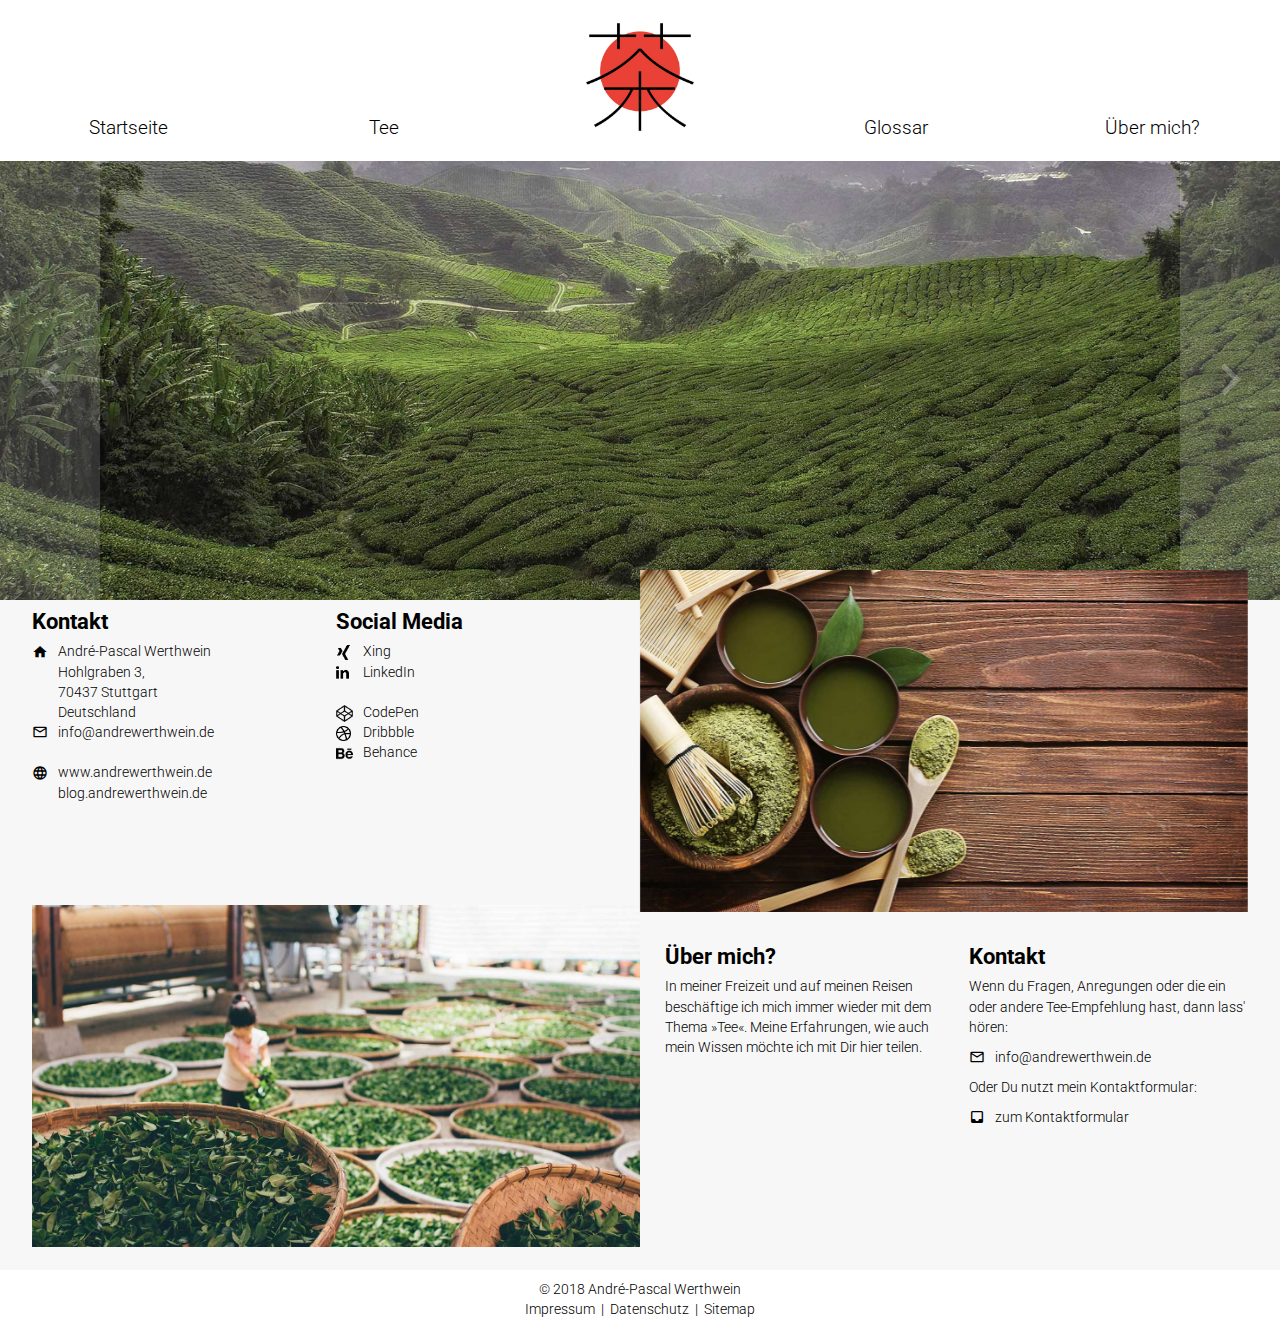
<file: kontakt.html>
<!DOCTYPE html>
<html>

<head>
	<!-- FavIcon Desktop PC -->
	<link rel="shortcut icon" type="image/x-icon" href="favicon.ico">

	<!-- FavIcon Mobile-Endgeräte -->
	<link rel="shortcut icon" href="favicon.ico">
	<link rel="icon" type="image/png" href="favicon_32x32.png" sizes="32x32">
	<link rel="icon" type="image/png" href="favicon_96x96.png" sizes="96x96">

	<!-- "App Icon" für iOS, wenn die Website zum Home-Screen hinzugefügt wird. -->
	<link rel="apple-touch-icon-precomposed" sizes="180x180" href="apple-touch-icon.png">

	<!-- "App Icon" für Microsoft, wenn die Website zum Home-Screen/Menü hinzugefügt wird. -->
	<meta name="msapplication-TileColor" content="#ffffff">
	<meta name="msapplication-TileImage" content="mstile-144x144.png">

	<!-- Zeichenkodierung, etc. -->
	<meta http-equiv="Content-Type" content="text/html" />
	<meta charset="UTF-8" />
	<meta name="viewport" content="width=device-width, initial-scale=1.0, user-scalable=no">

	<!-- META-Tags zum Autor/Ersteller/Copyright-Inhaber -->
	<meta name="author" content="André-Pascal Werthwein" />
	<meta name="publisher" content="André-Pascal Werthwein" />
	<meta name="copyright" content="André-Pascal Werthwein" />
	<meta name="description" content="Die Tee-Enzyklopädie" />

	<!-- META-Tags zum Inhalt -->
	<meta name="title" content="Die Tee-Enzyklopädie" />
	<meta name="page-topic" content="Tee aus aller Welt." />
	<meta name="keywords" content="Tea, Cha, Tee, Asia, China, Japan, Taiwan, Vietnam, Malaysia, Thailand, Marokko, Europa, England, Aracha, Shincha, Sakurayu, Fukamushicha, Tamaryokucha, Kamairicha, Genmaicha, Hojicha, Gyokuro, Yamecha, Mecha, Sencha, Kabusecha, Sakurayu, Kombucha, Ujicha, Bancha, Kukichan,  Kocha, Nihoncha, Darjeeling, Oolong, BOH, Teekanne, Teebplantage, Teeblaetter, Teezeremonie" />
	<meta http-equiv="language" content="DE" />

	<!-- META-Tags für Suchmaschinen-Robots -->
	<meta name="audience" content="Alle" />
	<meta name="robots" content="index, follow" />
	<meta name="revisit-after" content="7 days" />
	<meta name="expires" content="never" />
	<meta name="page-type" content="products" />
	<meta name="allow-search" content="yes" />

	<!-- Google Fonts -->
	<link href="https://fonts.googleapis.com/css?family=Roboto:300,700" rel="stylesheet">
	<style>
		@import url('https://fonts.googleapis.com/css?family=Roboto:300,700');
	</style>

	<!-- Google Material Icons -->
	<link href="https://fonts.googleapis.com/icon?family=Material+Icons" rel="stylesheet">

	<!-- CSS-Dateien -->
	<link rel="stylesheet" href="reset.css" />
	<link rel="stylesheet" href="style.css" />
	<link rel="stylesheet" href="responsive.css" />

	<title>Die Tee-Enzyklopädie</title>
</head>

<body>
	<ul id="Navigation">
		<li class="LinkText"><a href="index.html">Startseite</a></li>

		<li class="LinkText"><a href="tee.html">Tee</a></li>

		<li>
            <a href="index.html">
                <img src="bilder/logo/logo_250x250.jpg" srcset="bilder/logo/logo_250x250.jpg 250w,
                                                                bilder/logo/logo_500x500.jpg 500w,
                                                                bilder/logo/logo_1000x1000.jpg 1000w" alt="Logo" />
            </a>
        </li>

		<li class="LinkText"><a href="glossar.html">Glossar</a></li>

		<li class="LinkText"><a href="uebermich.html">Über mich?</a></li>
	</ul>

	<div id="ResponsiveNavigation">
		<div>
			<ul id="Burger">
				<li id="LinieI"></li>
				<li id="LinieII"></li>
				<li id="LinieIII"></li>
			</ul>

			<h3>Die Tee-Enzyklopädie</h3>
		</div>

		<ul id="Navigationspunkte">
			<li>
                    <ul class="ZweiNavigation">
                        <li><a class="LinkText" href="index.html">Startseite</a></li>
			<li><a class="LinkText" href="uebermich.html">Über mich?</a></li>
		</ul>
		</li>

		<li>
                    <ul class="ZweiNavigation">
                        <li><a class="LinkText" href="tee.html">Tee</a></li>
		<li><a class="LinkText" href="glossar.html">Glossar</a></li>
		</ul>
		</li>

		<li>
                    <ul class="ZweiNavigation">
                        <li id="QuizBeta" class="anzeigen"><a class="LinkText" href="quiz">Quiz<sup>*BETA*</sup></a></li>
		<li>&nbsp;</li>
		</ul>
		</li>

		<li>&nbsp;</li>

		<li>
                    <ul class="ZweiNavigation">
                        <li><a class="LinkText" href="impressum.html">Impressum</a></li>
		<li><a class="LinkText" href="datenschutz.html">Datenschutz</a></li>
		</ul>
		</li>

		<li>
                    <ul class="ZweiNavigation">
                        <li><a class="LinkText AktuelleSeite" href="kontakt.html">Kontakt</a></li>
		<li>&nbsp;</li>
		</ul>
		</li>
		</ul>
	</div>

	<!-- Header Slideshow -->
	<div class="BildZeile" data-slideshow="landschaft">
		<div class="Links" data-slideshow="landschaft"><i class="material-icons">keyboard_arrow_left</i></div>
		<div class="Rechts" data-slideshow="landschaft"><i class="material-icons">keyboard_arrow_right</i></div>
	</div>

	<p class="SlideshowTotal" data-slideshow="landschaft">4</p>

	<div class="Zeile ZweiEins Grau Oben">
		<div>
			<h3>Kontakt</h3>
			<table class="Kontakt">
				<thead></thead>
				<tbody>
					<tr>
						<td><i class="material-icons">home</i></td>
						<td>André-Pascal Werthwein<br>Hohlgraben 3,<br>70437 Stuttgart<br>Deutschland</td>
					</tr>

					<tr>
						<td><i class="material-icons">mail_outline</i></td>
						<td><a class="LinkText" href="mailto:info@andrewerthwein.de">info@andrewerthwein.de</a></td>
					</tr>

					<tr>
						<td>&nbsp;</td>
						<td>&nbsp;</td>
					</tr>

					<tr>
						<td><i class="material-icons">language</i></td>
						<td><a class="LinkText" href="https://andrewerthwein.de" target="_blank">www.andrewerthwein.de</a><br><a class="LinkText" href="http://blog.andrewerthwein.de" target="_blank">blog.andrewerthwein.de</a></td>
					</tr>
				</tbody>
			</table>
		</div>

		<div>
			<h3>Social Media</h3>
			<table class="Kontakt">
				<thead></thead>
				<tbody>
					<tr>
						<td><img class="SocialMedia" src="bilder/socialmedia/xing.png" alt="Logo Social Media" /></td>
						<td><a class="LinkText" href="https://www.xing.com/profile/AndrePascal_Werthwein" target="_blank">Xing</a></td>
					</tr>

					<tr>
						<td><img class="SocialMedia" src="bilder/socialmedia/linkedin.png" alt="Logo Social Media" /></td>
						<td><a class="LinkText" href="https://www.linkedin.com/in/andr%C3%A9-pascal-werthwein-72a378144/" target="_blank">LinkedIn</a></td>
					</tr>

					<tr>
						<td>&nbsp;</td>
						<td>&nbsp;</td>
					</tr>

					<tr>
						<td><img class="SocialMedia" src="bilder/socialmedia/codepen.png" alt="Logo Social Media" /></td>
						<td><a class="LinkText" href="https://codepen.io/AndrePW/" target="_blank">CodePen</a></td>
					</tr>

					<tr>
						<td><img class="SocialMedia" src="bilder/socialmedia/dribbble.png" alt="Logo Social Media" /></td>
						<td><a class="LinkText" href="https://dribbble.com/andrepascalwerthwein" target="_blank">Dribbble</a></td>
					</tr>

					<tr>
						<td><img class="SocialMedia" src="bilder/socialmedia/behance.png" alt="Logo Social Media" /></td>
						<td><a class="LinkText" href="https://www.behance.net/AndrePascalWerthwein" target="_blank">Behance</a></td>
					</tr>
				</tbody>
			</table>
		</div>

		<div>
			<img src="bilder/footer/teeernte_640x360.jpg" srcset="bilder/mood/mood4_640x360.jpg 640w,
                                                                  bilder/mood/mood4_1000x563.jpg 1000w,
                                                                  bilder/mood/mood4_1400x788.jpg 1400w,
                                                                  bilder/mood/mood4_2000x1125.jpg 2000w"
			  alt="Moodbild">
		</div>
	</div>
	<!-- <div class="Zwei Formular">
        <div class="Leer"></div>
        <div>
            <form name="Kontaktformular" method="post" action="kontakt.php" onsubmit="return Validierung()">

            <h3>Kontaktformular</h3>

            <p>Neben der genannten e-Mail Adresse und den sozialen Netzwerken kannst Du auch gerne dieses Kontaktformular nutzen.</p>

            <br>

                <table>
                <thead>
                </thead>
                <tbody>
                    <tr>
                        <td>Nachname:</td>
                        <td><input type="text" name="Nachname" placeholder="Mustermann" /></td>
                    </tr>

                    <tr>
                        <td>Vorname:</td>
                        <td><input type="text" name="Vorname" placeholder="Maxime" /></td>
                    </tr>

                    <tr>
                        <td>Alias:</td>
                        <td><input type="text" name="Alias" placeholder="Maxi" /></td>
                    </tr>

                    <tr>
                        <td>&nbsp;</td>
                        <td>&nbsp;</td>
                    </tr>

                    <tr>
                        <td>Betreff:</td>
                        <td><input type="text" name="Betreff" placeholder="Muster-Anfrage" /></td>
                    </tr>

                    <tr>
                        <td>&nbsp;</td>
                        <td>&nbsp;</td>
                    </tr>

                    <tr>
                        <td>Nachricht:</td>
                        <td><textarea  type="text" name="Nachricht" placeholder="Bitte geben Sie hier ihre Nachricht ein."></textarea></td>
                    </tr>

                    <tr>
                        <td>e-Mail:</td>
                        <td><input type="email" name="eMail" placeholder="max.mustermann@mail.de" /></td>
                    </tr>

                    <tr id="UnsichtbaresFormularfeld">
                        <td>e-Mail:</td>
                        <td><input type="email" name="Kontrolle" /></td>
                    </tr>

                    <tr>
                        <td>&nbsp;</td>
                        <td>&nbsp;</td>
                    </tr>

                    <tr>
                        <td></td>
                        <td><input id="SendenButton" type="submit" value="Senden" /></td>
                    </tr>
                </tbody>
                </table>

                <br>

                <p>Die hier erhobenen Daten dienen lediglich der Kommunikation und werden in keinster Weise anders verwendet oder verarbeitet. Nähere Informatio zum Datenschutz dieser Website findest Du <a class="LinkText" href="datenschutz.html">hier</a>.</p>
            </form>
	</div>
	</div> -->

	<div id="ObenButton">
		<i class="material-icons">keyboard_arrow_up</i>
	</div>

	<!-- Footer -->
	<div id="Footer">
		<div>
			<img src="bilder/footer/teeernte_640x360.jpg" srcset="bilder/footer/teeernte_640x360.jpg 640w,
                                                                  bilder/footer/teeernte_1000x563.jpg 1000w,
                                                                  bilder/footer/teeernte_1400x788.jpg 1400w,
                                                                  bilder/footer/teeernte_2000x1125.jpg 2000w"
			  alt="Moodbild">
		</div>

		<div>
			<h3>Über mich?</h3>
			<p>In meiner Freizeit und auf meinen Reisen beschäftige ich mich immer wieder mit dem Thema »Tee«. Meine Erfahrungen, wie auch mein Wissen möchte ich mit Dir hier teilen.</p>
		</div>

		<div>
			<h3>Kontakt</h3>
			<p>Wenn du Fragen, Anregungen oder die ein oder andere Tee-Empfehlung hast, dann lass' hören:</p>
			<p><i class="material-icons">mail_outline</i><a class="LinkText" href="mailto:info@andrewerthwein.de">info@andrewerthwein.de</a></p>
			<p>Oder Du nutzt mein Kontaktformular: </p>
			<p><i class="material-icons">inbox</i><a class="LinkText" href="kontakt.html">zum Kontaktformular</a></p>
		</div>
	</div>

	<!-- Copyright -->
	<div id="Copyright">
		<marquee class="anzeigen">Java Script ist in Deinem Browser deaktiviert. Für eine optimierte Darstellung/Funtkionalität dieser Website, bitte aktiviere Java Script in deinem Browser.</marquee>
		<p>© 2018 <a class="LinkText" href="https://andrewerthwein.de" target="_blank">André-Pascal Werthwein</a></p>
		<p><a class="LinkText" href="impressum.html">Impressum</a>&nbsp;&nbsp;|&nbsp;&nbsp;<a class="LinkText" href="datenschutz.html">Datenschutz</a>&nbsp;&nbsp;|&nbsp;&nbsp;<a class="LinkText" href="sitemap.html">Sitemap</a></p>
	</div>

	<!-- Java Script -->
	<!-- Seitenaufbau -->
	<script src="javascript/seitenaufbau.js"></script>

	<!-- Nach-Oben-Button -->
	<script src="javascript/button.js"></script>

	<!-- Slideshow -->
	<script src="javascript/slideshow.js"></script>

	<!-- Formularvalidierung -->
	<script src="javascript/formularvalidierung.js"></script>

	<!-- Responsive Navigation -->
	<script src="javascript/responsivenavigation.js"></script>
</body>

</html>
</file>
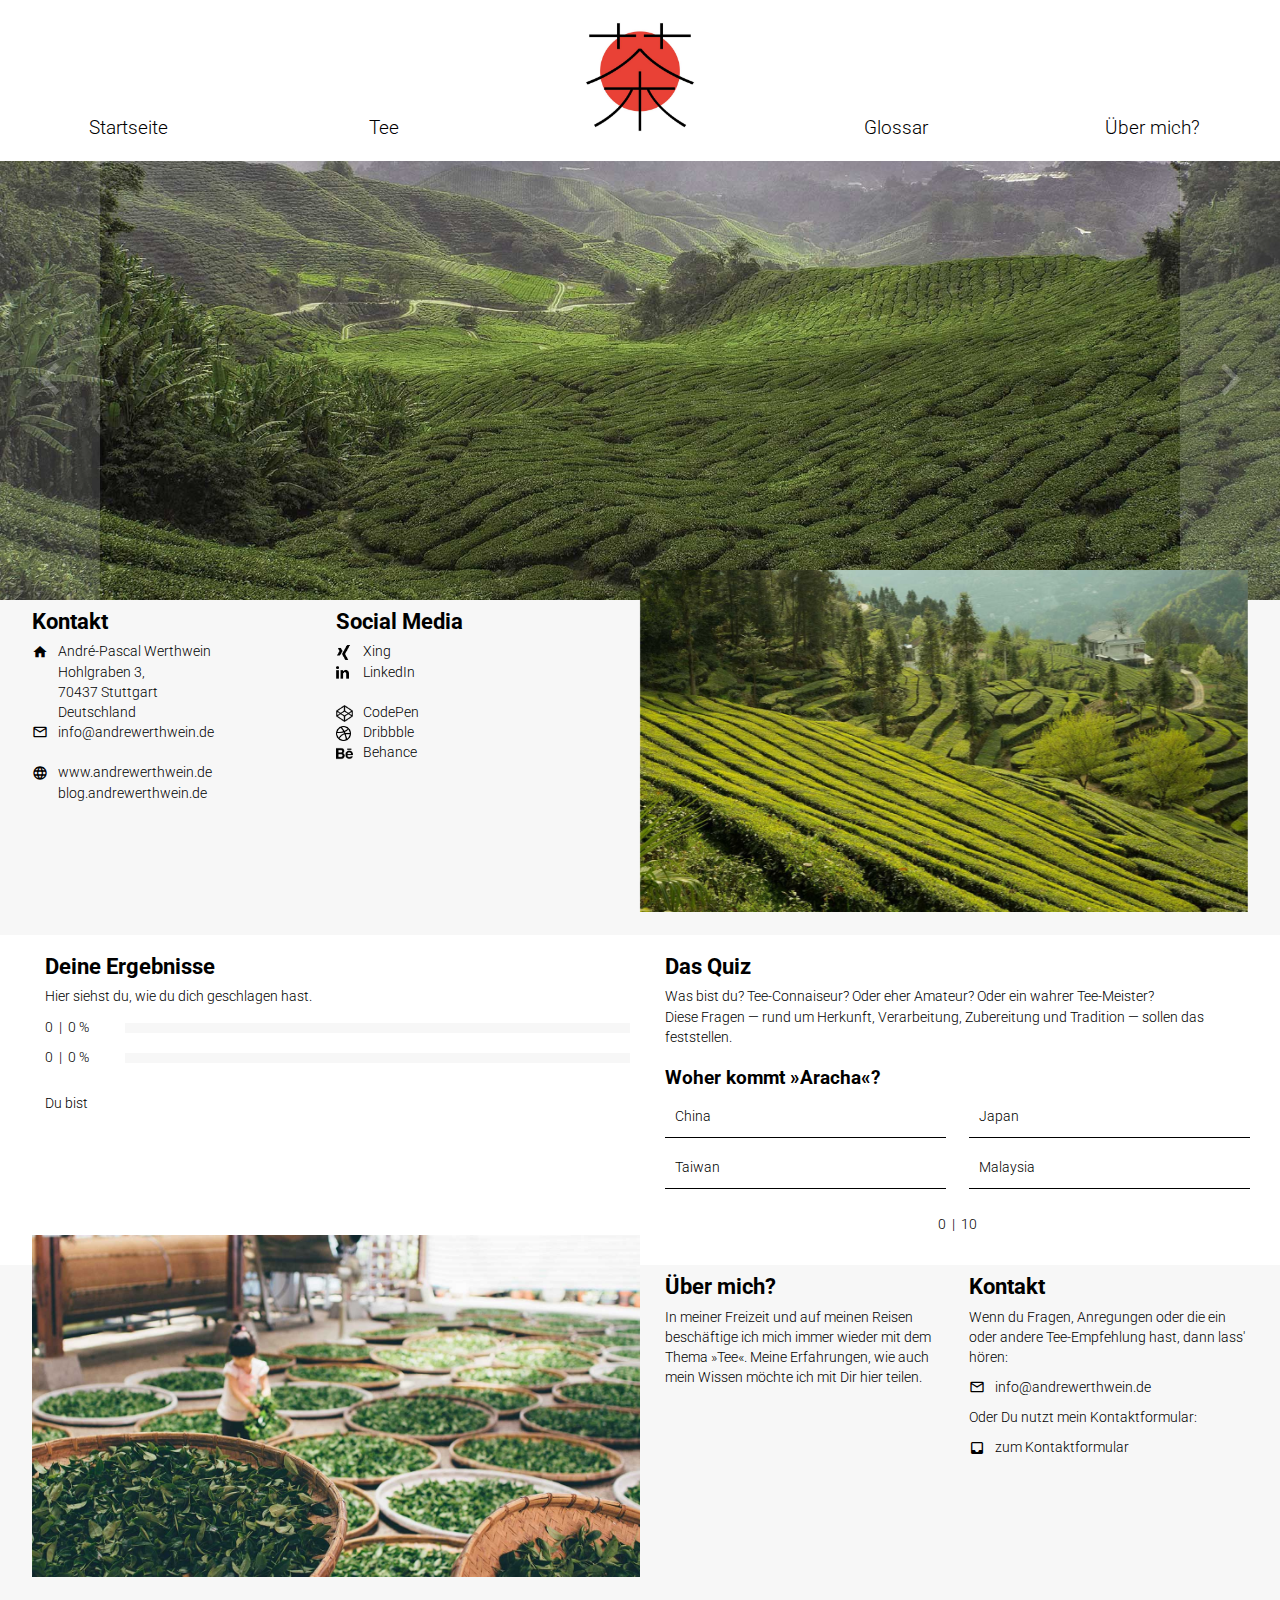
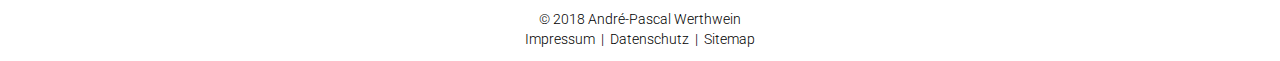
<file: quiz.html>
<!DOCTYPE html>
<html>
<head>
    <!-- FavIcon Desktop PC -->
	<link rel="shortcut icon" type="image/x-icon" href="favicon.ico">
    
    <!-- FavIcon Mobile-Endgeräte -->
	<link rel="shortcut icon" href="favicon.ico">
    <link rel="icon" type="image/png" href="favicon_32x32.png" sizes="32x32">
    <link rel="icon" type="image/png" href="favicon_96x96.png" sizes="96x96">
    
    <!-- "App Icon" für iOS, wenn die Website zum Home-Screen hinzugefügt wird. -->
    <link rel="apple-touch-icon-precomposed" sizes="180x180" href="apple-touch-icon.png">
    
    <!-- "App Icon" für Microsoft, wenn die Website zum Home-Screen/Menü hinzugefügt wird. -->
    <meta name="msapplication-TileColor" content="#ffffff">
    <meta name="msapplication-TileImage" content="mstile-144x144.png">
    
    <!-- Zeichenkodierung, etc. -->
	<meta http-equiv="Content-Type" content="text/html" />
    <meta charset="UTF-8" />
	<meta name="viewport" content="width=device-width, initial-scale=1.0, user-scalable=no" >
    
    <!-- META-Tags zum Autor/Ersteller/Copyright-Inhaber -->
	<meta name="author" content="André-Pascal Werthwein" />
	<meta name="publisher" content="André-Pascal Werthwein" />
	<meta name="copyright" content="André-Pascal Werthwein" />
	<meta name="description" content="Die Tee-Enzyklopädie" />
		
	<!-- META-Tags zum Inhalt -->
	<meta name="title" content="Die Tee-Enzyklopädie" />
	<meta name="page-topic" content="Tee aus aller Welt." />
	<meta name="keywords" content="Tea, Cha, Tee, Asia, China, Japan, Taiwan, Vietnam, Malaysia, Thailand, Marokko, Europa, England, Aracha, Shincha, Sakurayu, Fukamushicha, Tamaryokucha, Kamairicha, Genmaicha, Hojicha, Gyokuro, Yamecha, Mecha, Sencha, Kabusecha, Sakurayu, Kombucha, Ujicha, Bancha, Kukichan,  Kocha, Nihoncha, Darjeeling, Oolong, BOH, Teekanne, Teebplantage, Teeblaetter, Teezeremonie" />
	<meta http-equiv="language" content="DE" />
		
	<!-- META-Tags für Suchmaschinen-Robots -->
	<meta name="audience" content="Alle" />
	<meta name="robots" content="index, follow" />
	<meta name="revisit-after" content="7 days" />
	<meta name="expires" content="never" />
	<meta name="page-type" content="products" />
	<meta name="allow-search" content="yes" />
    
    <!-- Google Fonts -->
    <link href="https://fonts.googleapis.com/css?family=Roboto:300,700" rel="stylesheet">
        <style>
            @import url('https://fonts.googleapis.com/css?family=Roboto:300,700');
        </style>
    
    <!-- Google Material Icons -->
    <link href="https://fonts.googleapis.com/icon?family=Material+Icons" rel="stylesheet">
    
    <!-- CSS-Dateien -->
    <link rel="stylesheet" href="reset.css" />
    <link rel="stylesheet" href="style.css" />
    <link rel="stylesheet" href="responsive.css" />
    
    <title>Die Tee-Enzyklopädie</title>
</head>
<body>
    <ul id="Navigation">
        <li class="LinkText"><a href="index.html">Startseite</a></li>
        
        <li class="LinkText"><a href="tee.html">Tee</a></li>
        
        <li>
            <a href="index.html">
                <img src="bilder/logo/logo_250x250.jpg" srcset="bilder/logo/logo_250x250.jpg 250w,
                                                                bilder/logo/logo_500x500.jpg 500w,
                                                                bilder/logo/logo_1000x1000.jpg 1000w" alt="Logo" />
            </a>
        </li>
            
        <li class="LinkText"><a href="glossar.html">Glossar</a></li>
            
        <li class="LinkText"><a href="uebermich.html">Über mich?</a></li>
    </ul>
    
    <div id="ResponsiveNavigation">
            <div>
                <ul id="Burger">
                    <li id="LinieI"></li>
                    <li id="LinieII"></li>
                    <li id="LinieIII"></li>
                </ul>
                
                <h3>Die Tee-Enzyklopädie</h3>
            </div>
            
            <ul id="Navigationspunkte">
                <li>
                    <ul class="ZweiNavigation">
                        <li><a class="LinkText" href="index.html">Startseite</a></li>
                        <li><a class="LinkText" href="uebermich.html">Über mich?</a></li>
                    </ul>
                </li>
                
                <li>
                    <ul class="ZweiNavigation">
                        <li><a class="LinkText" href="tee.html">Tee</a></li>
                        <li><a class="LinkText" href="glossar.html">Glossar</a></li>
                    </ul>
                </li>
                
                <li>
                    <ul class="ZweiNavigation">
                        <li id="QuizBeta" class="anzeigen"><a class="LinkText AktuelleSeite" href="quiz">Quiz<sup>*BETA*</sup></a></li>
                        <li>&nbsp;</li>
                    </ul>
                </li>
                
                <li>&nbsp;</li>
                
                <li>
                    <ul class="ZweiNavigation">
                        <li><a class="LinkText" href="impressum.html">Impressum</a></li>
                        <li><a class="LinkText" href="datenschutz.html">Datenschutz</a></li>
                    </ul>
                </li>
                
                <li>
                    <ul class="ZweiNavigation">
                        <li><a class="LinkText" href="kontakt.html">Kontakt</a></li>
                        <li>&nbsp;</li>
                    </ul>
                </li>
            </ul>
        </div>
    
    <!-- Header Slideshow -->
    <div class="BildZeile" data-slideshow="landschaft">
        <div class="Links" data-slideshow="landschaft"><i class="material-icons">keyboard_arrow_left</i></div>
        <div class="Rechts" data-slideshow="landschaft"><i class="material-icons">keyboard_arrow_right</i></div>
    </div>

    <p class="SlideshowTotal" data-slideshow="landschaft">4</p>
    
    <div class="Zeile ZweiEins Grau Oben">
        <div>
            <h3>Kontakt</h3>
            <table class="Kontakt">
                <thead></thead>
                <tbody>
                    <tr>
                        <td><i class="material-icons">home</i></td>
                        <td>André-Pascal Werthwein<br>Hohlgraben 3,<br>70437 Stuttgart<br>Deutschland</td>
                    </tr>

                    <tr>
                        <td><i class="material-icons">mail_outline</i></td>
                        <td><a class="LinkText" href="mailto:info@andrewerthwein.de">info@andrewerthwein.de</a></td>
                    </tr>
                    
                    <tr>
                        <td>&nbsp;</td>
                        <td>&nbsp;</td>
                    </tr>
                    
                    <tr>
                        <td><i class="material-icons">language</i></td>
                        <td><a class="LinkText" href="https://andrewerthwein.de" target="_blank">www.andrewerthwein.de</a><br><a class="LinkText" href="http://blog.andrewerthwein.de" target="_blank">blog.andrewerthwein.de</a></td>
                    </tr>
                </tbody>
            </table>
        </div>
        
        <div>
            <h3>Social Media</h3>
            <table class="Kontakt">
                <thead></thead>
                <tbody>
                    <tr>
                        <td><img class="SocialMedia" src="bilder/socialmedia/xing.png" alt="Logo Social Media" /></td>
                        <td><a class="LinkText" href="https://www.xing.com/profile/AndrePascal_Werthwein" target="_blank">Xing</a></td>
                    </tr>

                    <tr>
                        <td><img class="SocialMedia" src="bilder/socialmedia/linkedin.png" alt="Logo Social Media" /></td>
                        <td><a class="LinkText" href="https://www.linkedin.com/in/andr%C3%A9-pascal-werthwein-72a378144/" target="_blank">LinkedIn</a></td>
                    </tr>
                    
                    <tr>
                        <td>&nbsp;</td>
                        <td>&nbsp;</td>
                    </tr>
                    
                    <tr>
                        <td><img class="SocialMedia" src="bilder/socialmedia/codepen.png" alt="Logo Social Media" /></td>
                        <td><a class="LinkText" href="https://codepen.io/AndrePW/" target="_blank">CodePen</a></td>
                    </tr>
                    
                    <tr>
                        <td><img class="SocialMedia" src="bilder/socialmedia/dribbble.png" alt="Logo Social Media" /></td>
                        <td><a class="LinkText" href="https://dribbble.com/andrepascalwerthwein" target="_blank">Dribbble</a></td>
                    </tr>
                    
                    <tr>
                        <td><img class="SocialMedia" src="bilder/socialmedia/behance.png" alt="Logo Social Media" /></td>
                        <td><a class="LinkText" href="https://www.behance.net/AndrePascalWerthwein" target="_blank">Behance</a></td>
                    </tr>
                </tbody>
            </table>
        </div>
        
        <div>
            <img src="bilder/footer/teeernte_640x360.jpg" srcset="bilder/mood/mood1_640x360.jpg 640w,
                                                                  bilder/mood/mood1_1000x563.jpg 1000w,
                                                                  bilder/mood/mood1_1400x788.jpg 1400w,
                                                                  bilder/mood/mood1_2000x1125.jpg 2000w" alt="Moodbild">
        </div>
    </div>
    
    <!-- Quiz -->
    <div class="Zwei Quiz Weiss Oben">
        <div>
            <h3>Deine Ergebnisse</h3>

            <p>Hier siehst du, wie du dich geschlagen hast.</p>
            <ul class="Ergebnisse" id="FalscheAntworten">
                <li><span>0</span>&nbsp;&nbsp;|&nbsp;&nbsp;<span>0</span>&nbsp;%</li>
                <li><div id="ProzentFalsch"></div></li>
            </ul>

            <ul class="Ergebnisse" id="RichtigeAntworten">
                <li><span>0</span>&nbsp;&nbsp;|&nbsp;&nbsp;<span>0</span>&nbsp;%</li>
                <li><div id="ProzentRichtig"></div></li>
            </ul>
            <br>
            <p>Du bist <span id="Spezialist"></span></p>
        </div>
        <div>
            <h3>Das Quiz</h3>
                
            <p>Was bist du? Tee-Connaiseur? Oder eher Amateur? Oder ein wahrer Tee-Meister?<br>Diese Fragen — rund um Herkunft, Verarbeitung, Zubereitung und Tradition — sollen das feststellen.</p>
                
                <!-- Frage #1 -->
                <div class="Frage anzeigen">
                    <div class="Fragestellung">
                        <h4>Woher kommt »Aracha«?</h4>
                    </div>
                    <div class="Antworten">
                        <ul>
                            <li class="Antwort" data-ergebnis="falsch" data-thema="aracha">
                                <p class="LinkText">China</p>
                            <li class="Antwort" data-ergebnis="richtig" data-thema="aracha">
                                <p class="LinkText">Japan</p>
                            </li>
                        </ul>

                        <ul>
                            <li class="Antwort" data-ergebnis="falsch" data-thema="aracha">
                                <p class="LinkText">Taiwan</p>    
                            </li>
                            <li class="Antwort" data-ergebnis="falsch" data-thema="aracha">
                                <p class="LinkText">Malaysia</p>    
                            </li>
                        </ul>
                    </div>
                </div>
                
                <!-- Frage #2 -->
                <div class="Frage">
                    <div class="Fragestellung">
                        <h4>Wann wird »Sakurayu&nbsp;&nbsp;|&nbsp;&nbsp;桜湯« ausgeschenkt?</h4>
                    </div>
                    <div class="Antworten">
                        <ul>
                            <li class="Antwort" data-ergebnis="falsch" data-thema="sakurayu">
                                <p class="LinkText">im Frühling</p>
                            <li class="Antwort" data-ergebnis="falsch" data-thema="sakurayu">
                                <p class="LinkText">an Geburtstagen</p>
                            </li>
                        </ul>

                        <ul>
                            <li class="Antwort" data-ergebnis="richtig" data-thema="sakurayu">
                                <p class="LinkText">an Hochzeiten</p>    
                            </li>
                            <li class="Antwort" data-ergebnis="falsch" data-thema="sakurayu">
                                <p class="LinkText">bei Todesfeiern</p>    
                            </li>
                        </ul>
                    </div>
                </div>
            
                <!-- Frage #3 -->
                <div class="Frage">
                    <div class="Fragestellung">
                        <h4>Woher hat »Gunpowder-Tee« seinen Namen?</h4>
                    </div>
                    <div class="Antworten">
                        <ul>
                            <li class="Antwort" data-ergebnis="falsch" data-thema="sakurayu">
                                <p class="LinkText">Die Teeblätter werden in Gunpowder geröstet.</p>
                            <li class="Antwort" data-ergebnis="falsch" data-thema="sakurayu">
                                <p class="LinkText">Der Tee wird in Gunpowder-Fässern gelagert.</p>
                            </li>
                        </ul>

                        <ul>
                            <li class="Antwort" data-ergebnis="falsch" data-thema="sakurayu">
                                <p class="LinkText">Der Koffeeingehalt des Tees ist besonders hoch.</p>    
                            </li>
                            <li class="Antwort" data-ergebnis="richtig" data-thema="sakurayu">
                                <p class="LinkText">Der Teeblätter werden zu Kugeln gerollt.</p>    
                            </li>
                        </ul>
                    </div>
                </div>
            
                <!-- Frage #4 -->
                <div class="Frage">
                    <div class="Fragestellung">
                        <h4>Woher stammt »Darjeeling«?</h4>
                    </div>
                    <div class="Antworten">
                        <ul>
                            <li class="Antwort" data-ergebnis="richtig" data-thema="sakurayu">
                                <p class="LinkText">Indien</p>
                            <li class="Antwort" data-ergebnis="falsch" data-thema="sakurayu">
                                <p class="LinkText">Indonesien</p>
                            </li>
                        </ul>

                        <ul>
                            <li class="Antwort" data-ergebnis="falsch" data-thema="sakurayu">
                                <p class="LinkText">Thailand</p>    
                            </li>
                            <li class="Antwort" data-ergebnis="falsch" data-thema="sakurayu">
                                <p class="LinkText">Vietnam</p>    
                            </li>
                        </ul>
                    </div>
                </div>
                
                <!-- Frage #5 -->
                <div class="Frage">
                    <div class="Fragestellung">
                        <h4>Welches ist der hochwertigste <abbr title="japanische">jap.</abbr> Tee?</h4>
                    </div>
                    <div class="Antworten">
                        <ul>
                            <li class="Antwort" data-ergebnis="falsch" data-thema="sakurayu">
                                <p class="LinkText">Mecha&nbsp;&nbsp;|&nbsp;&nbsp;芽茶</p>
                            <li class="Antwort" data-ergebnis="richtig" data-thema="sakurayu">
                                <p class="LinkText">Gyokuro&nbsp;&nbsp;|&nbsp;&nbsp;玉露</p>
                            </li>
                        </ul>

                        <ul>
                            <li class="Antwort" data-ergebnis="falsch" data-thema="sakurayu">
                                <p class="LinkText">Aracha&nbsp;&nbsp;|&nbsp;&nbsp;荒茶</p>    
                            </li>
                            <li class="Antwort" data-ergebnis="falsch" data-thema="sakurayu">
                                <p class="LinkText">Fukamushicha&nbsp;&nbsp;|&nbsp;&nbsp;深蒸し茶</p>    
                            </li>
                        </ul>
                    </div>
                </div>
            
                <!-- Frage #6 -->
                <div class="Frage">
                    <div class="Fragestellung">
                        <h4>Was ist »Kombucha«?</h4>
                    </div>
                    <div class="Antworten">
                        <ul>
                            <li class="Antwort" data-ergebnis="falsch" data-thema="sakurayu">
                                <p class="LinkText">ein aromatisierendes Teegewürz</p>
                            <li class="Antwort" data-ergebnis="falsch" data-thema="sakurayu">
                                <p class="LinkText">eine Tee-Pflanzenart</p>
                            </li>
                        </ul>

                        <ul>
                            <li class="Antwort" data-ergebnis="richtig" data-thema="sakurayu">
                                <p class="LinkText">ein Mostgetränk auf Teebasis</p>    
                            </li>
                            <li class="Antwort" data-ergebnis="falsch" data-thema="sakurayu">
                                <p class="LinkText">ein Gericht mit Tee</p>    
                            </li>
                        </ul>
                    </div>
                </div>
            
                <!-- Frage #7 -->
                <div class="Frage">
                    <div class="Fragestellung">
                        <h4>Woher stammt die Marke »BOH«?</h4>
                    </div>
                    <div class="Antworten">
                        <ul>
                            <li class="Antwort" data-ergebnis="falsch" data-thema="sakurayu">
                                <p class="LinkText">Fukoka, Japan</p>
                            <li class="Antwort" data-ergebnis="falsch" data-thema="sakurayu">
                                <p class="LinkText">Chiang Mai, Thailand</p>
                            </li>
                        </ul>

                        <ul>
                            <li class="Antwort" data-ergebnis="richtig" data-thema="sakurayu">
                                <p class="LinkText">Cameron Highlands, Malaysia</p>    
                            </li>
                            <li class="Antwort" data-ergebnis="falsch" data-thema="sakurayu">
                                <p class="LinkText">Ceylon, Sri Lanka</p>    
                            </li>
                        </ul>
                    </div>
                </div>
            
                <!-- Frage #8 -->
                <div class="Frage">
                    <div class="Fragestellung">
                        <h4>Wie wird »Gyokuro&nbsp;&nbsp;|&nbsp;&nbsp;玉露« noch bezeichnet?</h4>
                    </div>
                    <div class="Antworten">
                        <ul>
                            <li class="Antwort" data-ergebnis="richtig" data-thema="sakurayu">
                                <p class="LinkText">»Edler Tautropfen«</p>
                            <li class="Antwort" data-ergebnis="falsch" data-thema="sakurayu">
                                <p class="LinkText">»Diamantene Perle«</p>
                            </li>
                        </ul>

                        <ul>
                            <li class="Antwort" data-ergebnis="falsch" data-thema="sakurayu">
                                <p class="LinkText">»Kristallener Quelltropfen«</p>    
                            </li>
                            <li class="Antwort" data-ergebnis="falsch" data-thema="sakurayu">
                                <p class="LinkText">»Klare Bergperle«</p>    
                            </li>
                        </ul>
                    </div>
                </div>
            
                <!-- Frage #9 -->
                <div class="Frage">
                    <div class="Fragestellung">
                        <h4>Für welche Teeart ist Japan bekannt?</h4>
                    </div>
                    <div class="Antworten">
                        <ul>
                            <li class="Antwort" data-ergebnis="falsch" data-thema="sakurayu">
                                <p class="LinkText">Schwarzer Tee</p>
                            <li class="Antwort" data-ergebnis="falsch" data-thema="sakurayu">
                                <p class="LinkText">Gelber Tee</p>
                            </li>
                        </ul>

                        <ul>
                            <li class="Antwort" data-ergebnis="richtig" data-thema="sakurayu">
                                <p class="LinkText">Grüner Tee</p>    
                            </li>
                            <li class="Antwort" data-ergebnis="falsch" data-thema="sakurayu">
                                <p class="LinkText">Weißer Tee</p>    
                            </li>
                        </ul>
                    </div>
                </div>
            
                <!-- Frage #10 -->
                <div class="Frage">
                    <div class="Fragestellung">
                        <h4>Welche ist keine echte Teesorte?</h4>
                    </div>
                    <div class="Antworten">
                        <ul>
                            <li class="Antwort" data-ergebnis="richtig" data-thema="sakurayu">
                                <p class="LinkText">Sakurayu</p>
                            <li class="Antwort" data-ergebnis="falsch" data-thema="sakurayu">
                                <p class="LinkText">Darjeeling</p>
                            </li>
                        </ul>

                        <ul>
                            <li class="Antwort" data-ergebnis="falsch" data-thema="sakurayu">
                                <p class="LinkText">Drachentee</p>    
                            </li>
                            <li class="Antwort" data-ergebnis="falsch" data-thema="sakurayu">
                                <p class="LinkText">Sencha</p>    
                            </li>
                        </ul>
                    </div>
                </div>
                
            
            <div id="AlleBeantwortet">
                <h4>Du hast alle Fragen beantwortet.</h4>
                
                <p>Sieh dir jetzt deine Ergebnisse an.</p>
            </div>
            
            <br>
                <p id="AktuelleFrage"><span>0</span>&nbsp;&nbsp;|&nbsp;&nbsp;10</p>
        </div>
    </div>
    
    <div id="ObenButton">
        <i class="material-icons">keyboard_arrow_up</i>
    </div>
    
    <!-- Footer -->
    <div id="Footer">
        <div>
            <img src="bilder/footer/teeernte_640x360.jpg" srcset="bilder/footer/teeernte_640x360.jpg 640w,
                                                                  bilder/footer/teeernte_1000x563.jpg 1000w,
                                                                  bilder/footer/teeernte_1400x788.jpg 1400w,
                                                                  bilder/footer/teeernte_2000x1125.jpg 2000w" alt="Moodbild">
        </div>
        
        <div>
            <h3>Über mich?</h3>
            <p>In meiner Freizeit und auf meinen Reisen beschäftige ich mich immer wieder mit dem Thema »Tee«. Meine Erfahrungen, wie auch mein Wissen möchte ich mit Dir hier teilen.</p>
        </div>
        
        <div>
            <h3>Kontakt</h3>
            <p>Wenn du Fragen, Anregungen oder die ein oder andere Tee-Empfehlung hast, dann lass' hören:</p>
            <p><i class="material-icons">mail_outline</i><a class="LinkText" href="mailto:info@andrewerthwein.de">info@andrewerthwein.de</a></p>
            <p>Oder Du nutzt mein Kontaktformular: </p>
            <p><i class="material-icons">inbox</i><a class="LinkText" href="kontakt.html">zum Kontaktformular</a></p>
        </div>
    </div>
    
    <!-- Copyright -->
    <div id="Copyright">
        <marquee class="anzeigen">Java Script ist in Deinem Browser deaktiviert. Für eine optimierte Darstellung/Funtkionalität dieser Website, bitte aktiviere Java Script in deinem Browser.</marquee>
        <p>© 2018 <a class="LinkText" href="https://andrewerthwein.de" target="_blank">André-Pascal Werthwein</a></p>
        <p><a class="LinkText" href="impressum.html">Impressum</a>&nbsp;&nbsp;|&nbsp;&nbsp;<a class="LinkText" href="datenschutz.html">Datenschutz</a>&nbsp;&nbsp;|&nbsp;&nbsp;<a class="LinkText" href="sitemap.html">Sitemap</a></p>
    </div>
    
    <!-- Java Script -->
    <!-- Seitenaufbau -->
    <script src="javascript/seitenaufbau.js"></script>
    
    <!-- Nach-Oben-Button -->
    <script src="javascript/button.js"></script>
    
    <!-- Slideshow -->
    <script src="javascript/slideshow.js"></script>
    
    <!-- Responsive Navigation -->
    <script src="javascript/responsivenavigation.js"></script>
    
    <!-- Quiz -->
    <script src="javascript/quiz.js"></script>
</body>
</html>
</file>
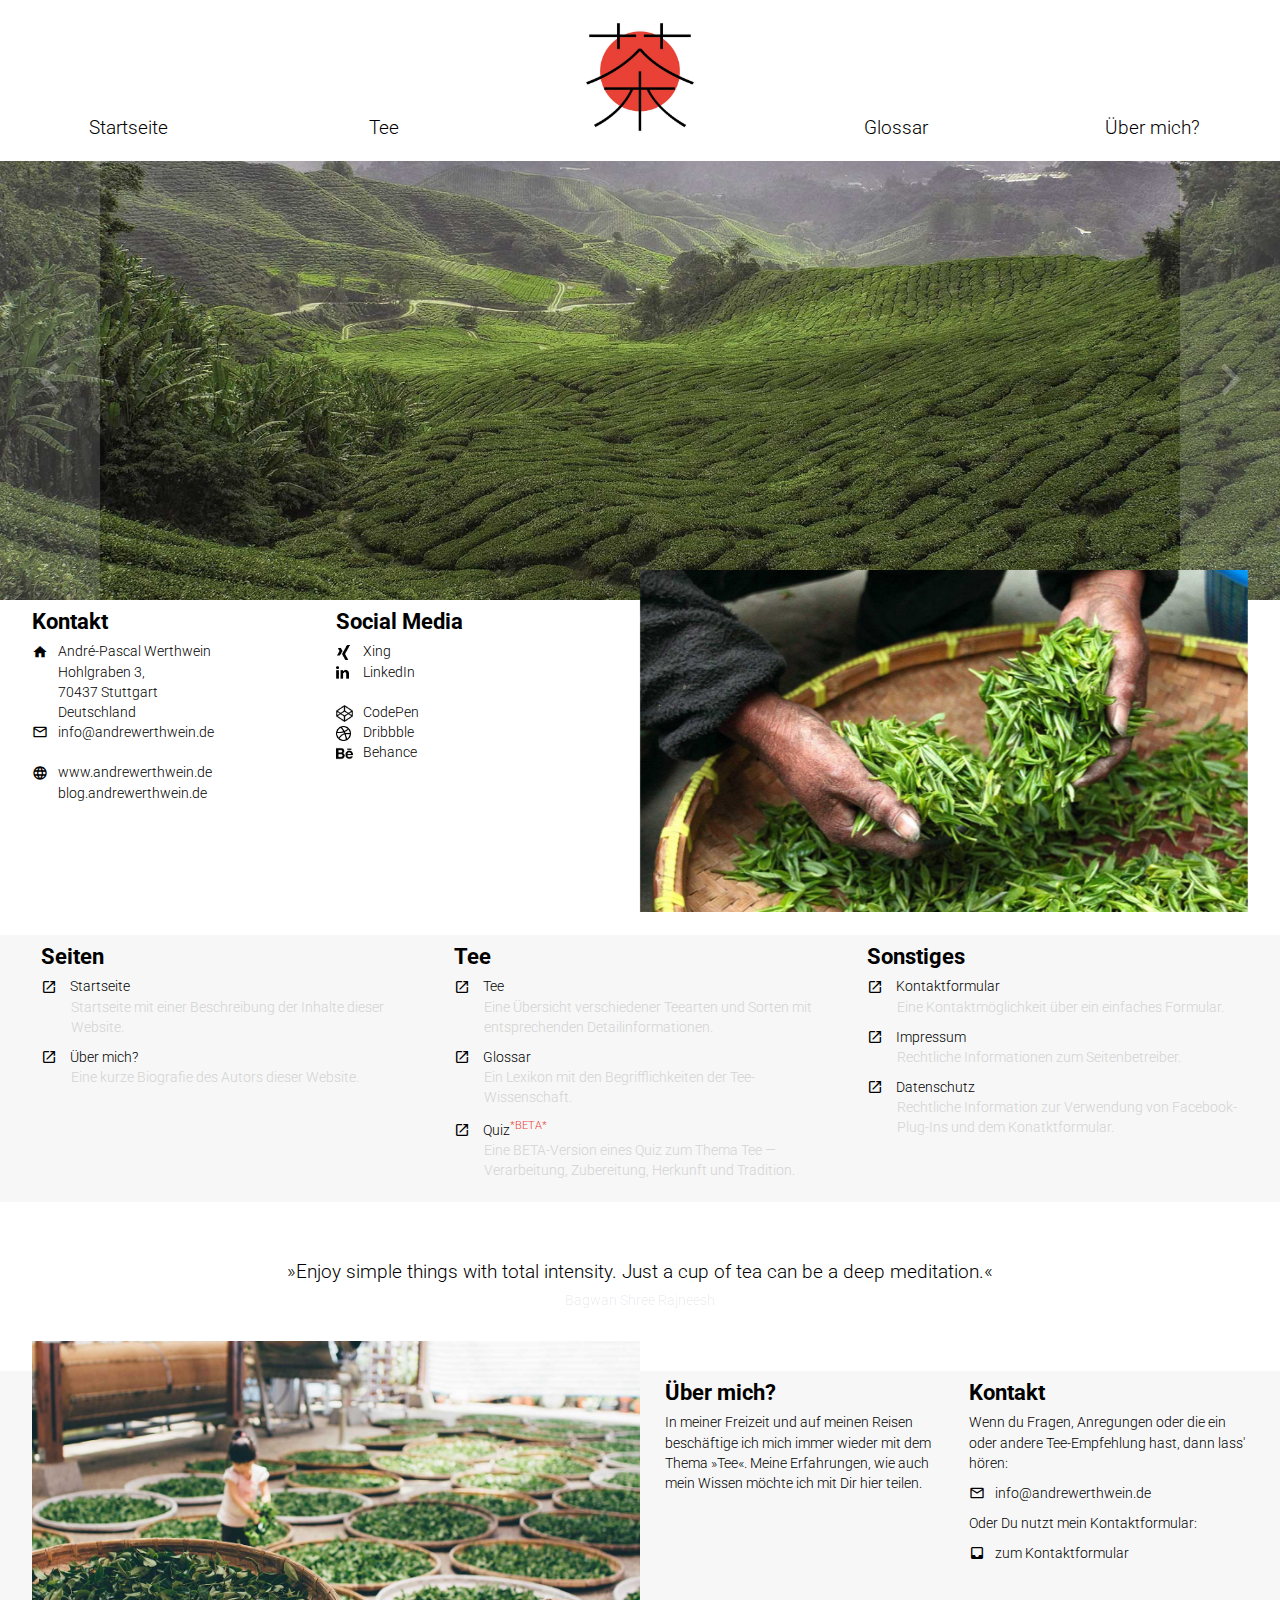
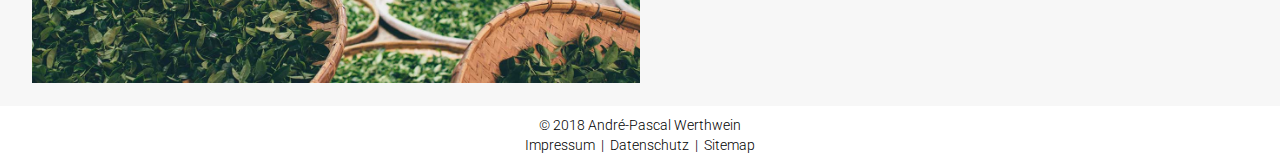
<file: sitemap.html>
<!DOCTYPE html>
<html>
<head>
    <!-- FavIcon Desktop PC -->
	<link rel="shortcut icon" type="image/x-icon" href="favicon.ico">
    
    <!-- FavIcon Mobile-Endgeräte -->
	<link rel="shortcut icon" href="favicon.ico">
    <link rel="icon" type="image/png" href="favicon_32x32.png" sizes="32x32">
    <link rel="icon" type="image/png" href="favicon_96x96.png" sizes="96x96">
    
    <!-- "App Icon" für iOS, wenn die Website zum Home-Screen hinzugefügt wird. -->
    <link rel="apple-touch-icon-precomposed" sizes="180x180" href="apple-touch-icon.png">
    
    <!-- "App Icon" für Microsoft, wenn die Website zum Home-Screen/Menü hinzugefügt wird. -->
    <meta name="msapplication-TileColor" content="#ffffff">
    <meta name="msapplication-TileImage" content="mstile-144x144.png">
    
    <!-- Zeichenkodierung, etc. -->
	<meta http-equiv="Content-Type" content="text/html" />
    <meta charset="UTF-8" />
	<meta name="viewport" content="width=device-width, initial-scale=1.0, user-scalable=no" >
    
    <!-- META-Tags zum Autor/Ersteller/Copyright-Inhaber -->
	<meta name="author" content="André-Pascal Werthwein" />
	<meta name="publisher" content="André-Pascal Werthwein" />
	<meta name="copyright" content="André-Pascal Werthwein" />
	<meta name="description" content="Die Tee-Enzyklopädie" />
		
	<!-- META-Tags zum Inhalt -->
	<meta name="title" content="Die Tee-Enzyklopädie" />
	<meta name="page-topic" content="Tee aus aller Welt." />
	<meta name="keywords" content="Tea, Cha, Tee, Asia, China, Japan, Taiwan, Vietnam, Malaysia, Thailand, Marokko, Europa, England, Aracha, Shincha, Sakurayu, Fukamushicha, Tamaryokucha, Kamairicha, Genmaicha, Hojicha, Gyokuro, Yamecha, Mecha, Sencha, Kabusecha, Sakurayu, Kombucha, Ujicha, Bancha, Kukichan,  Kocha, Nihoncha, Darjeeling, Oolong, BOH, Teekanne, Teebplantage, Teeblaetter, Teezeremonie" />
	<meta http-equiv="language" content="DE" />
		
	<!-- META-Tags für Suchmaschinen-Robots -->
	<meta name="audience" content="Alle" />
	<meta name="robots" content="index, follow" />
	<meta name="revisit-after" content="7 days" />
	<meta name="expires" content="never" />
	<meta name="page-type" content="products" />
	<meta name="allow-search" content="yes" />
    
    <!-- Google Fonts -->
    <link href="https://fonts.googleapis.com/css?family=Roboto:300,700" rel="stylesheet">
        <style>
            @import url('https://fonts.googleapis.com/css?family=Roboto:300,700');
        </style>
    
    <!-- Google Material Icons -->
    <link href="https://fonts.googleapis.com/icon?family=Material+Icons" rel="stylesheet">
    
    <!-- CSS-Dateien -->
    <link rel="stylesheet" href="reset.css" />
    <link rel="stylesheet" href="style.css" />
    <link rel="stylesheet" href="responsive.css" />
    
    <title>Die Tee-Enzyklopädie</title>
</head>
<body>
    <ul id="Navigation">
        <li class="LinkText"><a href="index.html">Startseite</a></li>
        
        <li class="LinkText"><a href="tee.html">Tee</a></li>
        
        <li>
            <a href="index.html">
                <img src="bilder/logo/logo_250x250.jpg" srcset="bilder/logo/logo_250x250.jpg 250w,
                                                                bilder/logo/logo_500x500.jpg 500w,
                                                                bilder/logo/logo_1000x1000.jpg 1000w" alt="Logo" />
            </a>
        </li>
            
        <li class="LinkText"><a href="glossar.html">Glossar</a></li>
            
        <li class="LinkText"><a href="uebermich.html">Über mich?</a></li>
    </ul>
    
    <div id="ResponsiveNavigation">
            <div>
                <ul id="Burger">
                    <li id="LinieI"></li>
                    <li id="LinieII"></li>
                    <li id="LinieIII"></li>
                </ul>
                
                <h3>Die Tee-Enzyklopädie</h3>
            </div>
            
            <ul id="Navigationspunkte">
                <li>
                    <ul class="ZweiNavigation">
                        <li><a class="LinkText" href="index.html">Startseite</a></li>
                        <li><a class="LinkText" href="uebermich.html">Über mich?</a></li>
                    </ul>
                </li>
                
                <li>
                    <ul class="ZweiNavigation">
                        <li><a class="LinkText" href="tee.html">Tee</a></li>
                        <li><a class="LinkText" href="glossar.html">Glossar</a></li>
                    </ul>
                </li>
                
                <li>
                    <ul class="ZweiNavigation">
                        <li id="QuizBeta" class="anzeigen"><a class="LinkText" href="quiz">Quiz<sup>*BETA*</sup></a></li>
                        <li>&nbsp;</li>
                    </ul>
                </li>
                
                <li>&nbsp;</li>
                
                <li>
                    <ul class="ZweiNavigation">
                        <li><a class="LinkText" href="impressum.html">Impressum</a></li>
                        <li><a class="LinkText" href="datenschutz.html">Datenschutz</a></li>
                    </ul>
                </li>
                
                <li>
                    <ul class="ZweiNavigation">
                        <li><a class="LinkText" href="kontakt.html">Kontakt</a></li>
                        <li>&nbsp;</li>
                    </ul>
                </li>
            </ul>
        </div>
    
    <!-- Header Slideshow -->
    <div class="BildZeile" data-slideshow="landschaft">
        <div class="Links" data-slideshow="landschaft"><i class="material-icons">keyboard_arrow_left</i></div>
        <div class="Rechts" data-slideshow="landschaft"><i class="material-icons">keyboard_arrow_right</i></div>
    </div>
    
    <p class="SlideshowTotal" data-slideshow="landschaft">4</p>

    <div class="Zeile ZweiEins Weiss Oben">
        <div>
            <h3>Kontakt</h3>
            <table class="Kontakt">
                <thead></thead>
                <tbody>
                    <tr>
                        <td><i class="material-icons">home</i></td>
                        <td>André-Pascal Werthwein<br>Hohlgraben 3,<br>70437 Stuttgart<br>Deutschland</td>
                    </tr>

                    <tr>
                        <td><i class="material-icons">mail_outline</i></td>
                        <td><a class="LinkText" href="mailto:info@andrewerthwein.de">info@andrewerthwein.de</a></td>
                    </tr>
                    
                    <tr>
                        <td>&nbsp;</td>
                        <td>&nbsp;</td>
                    </tr>
                    
                    <tr>
                        <td><i class="material-icons">language</i></td>
                        <td><a class="LinkText" href="https://andrewerthwein.de" target="_blank">www.andrewerthwein.de</a><br><a class="LinkText" href="http://blog.andrewerthwein.de" target="_blank">blog.andrewerthwein.de</a></td>
                    </tr>
                </tbody>
            </table>
        </div>
        
        <div>
            <h3>Social Media</h3>
            <table class="Kontakt">
                <thead></thead>
                <tbody>
                    <tr>
                        <td><img class="SocialMedia" src="bilder/socialmedia/xing.png" alt="Logo Social Media" /></td>
                        <td><a class="LinkText" href="https://www.xing.com/profile/AndrePascal_Werthwein" target="_blank">Xing</a></td>
                    </tr>

                    <tr>
                        <td><img class="SocialMedia" src="bilder/socialmedia/linkedin.png" alt="Logo Social Media" /></td>
                        <td><a class="LinkText" href="https://www.linkedin.com/in/andr%C3%A9-pascal-werthwein-72a378144/" target="_blank">LinkedIn</a></td>
                    </tr>
                    
                    <tr>
                        <td>&nbsp;</td>
                        <td>&nbsp;</td>
                    </tr>
                    
                    <tr>
                        <td><img class="SocialMedia" src="bilder/socialmedia/codepen.png" alt="Logo Social Media" /></td>
                        <td><a class="LinkText" href="https://codepen.io/AndrePW/" target="_blank">CodePen</a></td>
                    </tr>
                    
                    <tr>
                        <td><img class="SocialMedia" src="bilder/socialmedia/dribbble.png" alt="Logo Social Media" /></td>
                        <td><a class="LinkText" href="https://dribbble.com/andrepascalwerthwein" target="_blank">Dribbble</a></td>
                    </tr>
                    
                    <tr>
                        <td><img class="SocialMedia" src="bilder/socialmedia/behance.png" alt="Logo Social Media" /></td>
                        <td><a class="LinkText" href="https://www.behance.net/AndrePascalWerthwein" target="_blank">Behance</a></td>
                    </tr>
                </tbody>
            </table>
        </div>
        
        <div>
            <img src="bilder/footer/teeernte_640x360.jpg" srcset="bilder/mood/mood3_640x360.jpg 640w,
                                                                  bilder/mood/mood3_1000x563.jpg 1000w,
                                                                  bilder/mood/mood3_1400x788.jpg 1400w,
                                                                  bilder/mood/mood3_2000x1125.jpg 2000w" alt="Moodbild">
        </div>
    </div>
    <div class="Drei Oben Grau">
        <div>
            <h3>Seiten</h3>
            
            <ul>
                <li>
                    <i class="material-icons">launch</i>
                    <a class="LinkText" href="index.html">Startseite</a>
                    <p class="Anmerkung">Startseite mit einer Beschreibung der Inhalte dieser Website.</p>
                </li>
                <li>
                    <i class="material-icons">launch</i>
                    <a class="LinkText" href="uebermich.html">Über mich?</a>
                    <p class="Anmerkung">Eine kurze Biografie des Autors dieser Website.</p>
                </li>
            </ul>
        </div>
            
        <div>
            <h3>Tee</h3>
            
            <ul>
                <li>
                    <i class="material-icons">launch</i>
                    <a class="LinkText" href="tee.html">Tee</a>
                    <p class="Anmerkung">Eine Übersicht verschiedener Teearten und Sorten mit entsprechenden Detailinformationen.</p>
                </li>
                <li>
                    <i class="material-icons">launch</i>
                    <a class="LinkText" href="glossar.html">Glossar</a>
                    <p class="Anmerkung">Ein Lexikon mit den Begrifflichkeiten der Tee-Wissenschaft.</p>
                </li>
                <li>
                    <i class="material-icons">launch</i>
                    <a class="LinkText" href="quiz.html">Quiz<sup>*BETA*</sup></a>
                    <p class="Anmerkung">Eine BETA-Version eines Quiz zum Thema Tee — Verarbeitung, Zubereitung, Herkunft und Tradition.</p>
                </li>
            </ul>
        </div>
        
        <div>
            <h3>Sonstiges</h3>
            
            <ul>
                <li>
                    <i class="material-icons">launch</i>
                    <a class="LinkText" href="kontakt.html">Kontaktformular</a>
                    <p class="Anmerkung">Eine Kontaktmöglichkeit über ein einfaches Formular.</p>
                </li>
                <li>
                    <i class="material-icons">launch</i>
                    <a class="LinkText" href="impressum.html">Impressum</a>
                    <p class="Anmerkung">Rechtliche Informationen zum Seitenbetreiber.</p>
                </li>
                <li>
                    <i class="material-icons">launch</i>
                    <a class="LinkText" href="datenschutz.html">Datenschutz</a>
                    <p class="Anmerkung">Rechtliche Information zur Verwendung von Facebook-Plug-Ins und dem Konatktformular.</p>
                </li>
            </ul>
        </div>
    </div>
        
    <div id="Zitate">
        <h4></h4>
        <p></p>
    </div>
    
    <div id="ObenButton">
        <i class="material-icons">keyboard_arrow_up</i>
    </div>
    
    <!-- footer -->
    <div id="Footer">
        <div>
            <img src="bilder/footer/teeernte_640x360.jpg" srcset="bilder/footer/teeernte_640x360.jpg 640w,
                                                                  bilder/footer/teeernte_1000x563.jpg 1000w,
                                                                  bilder/footer/teeernte_1400x788.jpg 1400w,
                                                                  bilder/footer/teeernte_2000x1125.jpg 2000w" alt="Moodbild">
        </div>
        
        <div>
            <h3>Über mich?</h3>
            <p>In meiner Freizeit und auf meinen Reisen beschäftige ich mich immer wieder mit dem Thema »Tee«. Meine Erfahrungen, wie auch mein Wissen möchte ich mit Dir hier teilen.</p>
        </div>
        
        <div>
            <h3>Kontakt</h3>
            <p>Wenn du Fragen, Anregungen oder die ein oder andere Tee-Empfehlung hast, dann lass' hören:</p>
            <p><i class="material-icons">mail_outline</i><a class="LinkText" href="mailto:info@andrewerthwein.de">info@andrewerthwein.de</a></p>
            <p>Oder Du nutzt mein Kontaktformular: </p>
            <p><i class="material-icons">inbox</i><a class="LinkText" href="kontakt.html">zum Kontaktformular</a></p>
        </div>
    </div>
    
    <!-- Copyright -->
    <div id="Copyright">
        <marquee class="anzeigen">Java Script ist in Deinem Browser deaktiviert. Für eine optimierte Darstellung/Funtkionalität dieser Website, bitte aktiviere Java Script in deinem Browser.</marquee>
        <p>© 2018 <a class="LinkText" href="https://andrewerthwein.de" target="_blank">André-Pascal Werthwein</a></p>
        <p><a class="LinkText" href="impressum.html">Impressum</a>&nbsp;&nbsp;|&nbsp;&nbsp;<a class="LinkText" href="datenschutz.html">Datenschutz</a>&nbsp;&nbsp;|&nbsp;&nbsp;<a class="LinkText" href="sitemap.html">Sitemap</a></p>
    </div>
    
    <!-- Java Script -->
    <!-- Seitenaufbau -->
    <script src="javascript/seitenaufbau.js"></script>
    
    <!-- Nach-Oben-Button -->
    <script src="javascript/button.js"></script>
    
    <!-- Slideshow -->
    <script src="javascript/slideshow.js"></script>
    
    <!-- Zitate -->
    <script src="javascript/zitate.js"></script>
    
    <!-- Responsive Navigation -->
    <script src="javascript/responsivenavigation.js"></script>
</body>
</html>
</file>
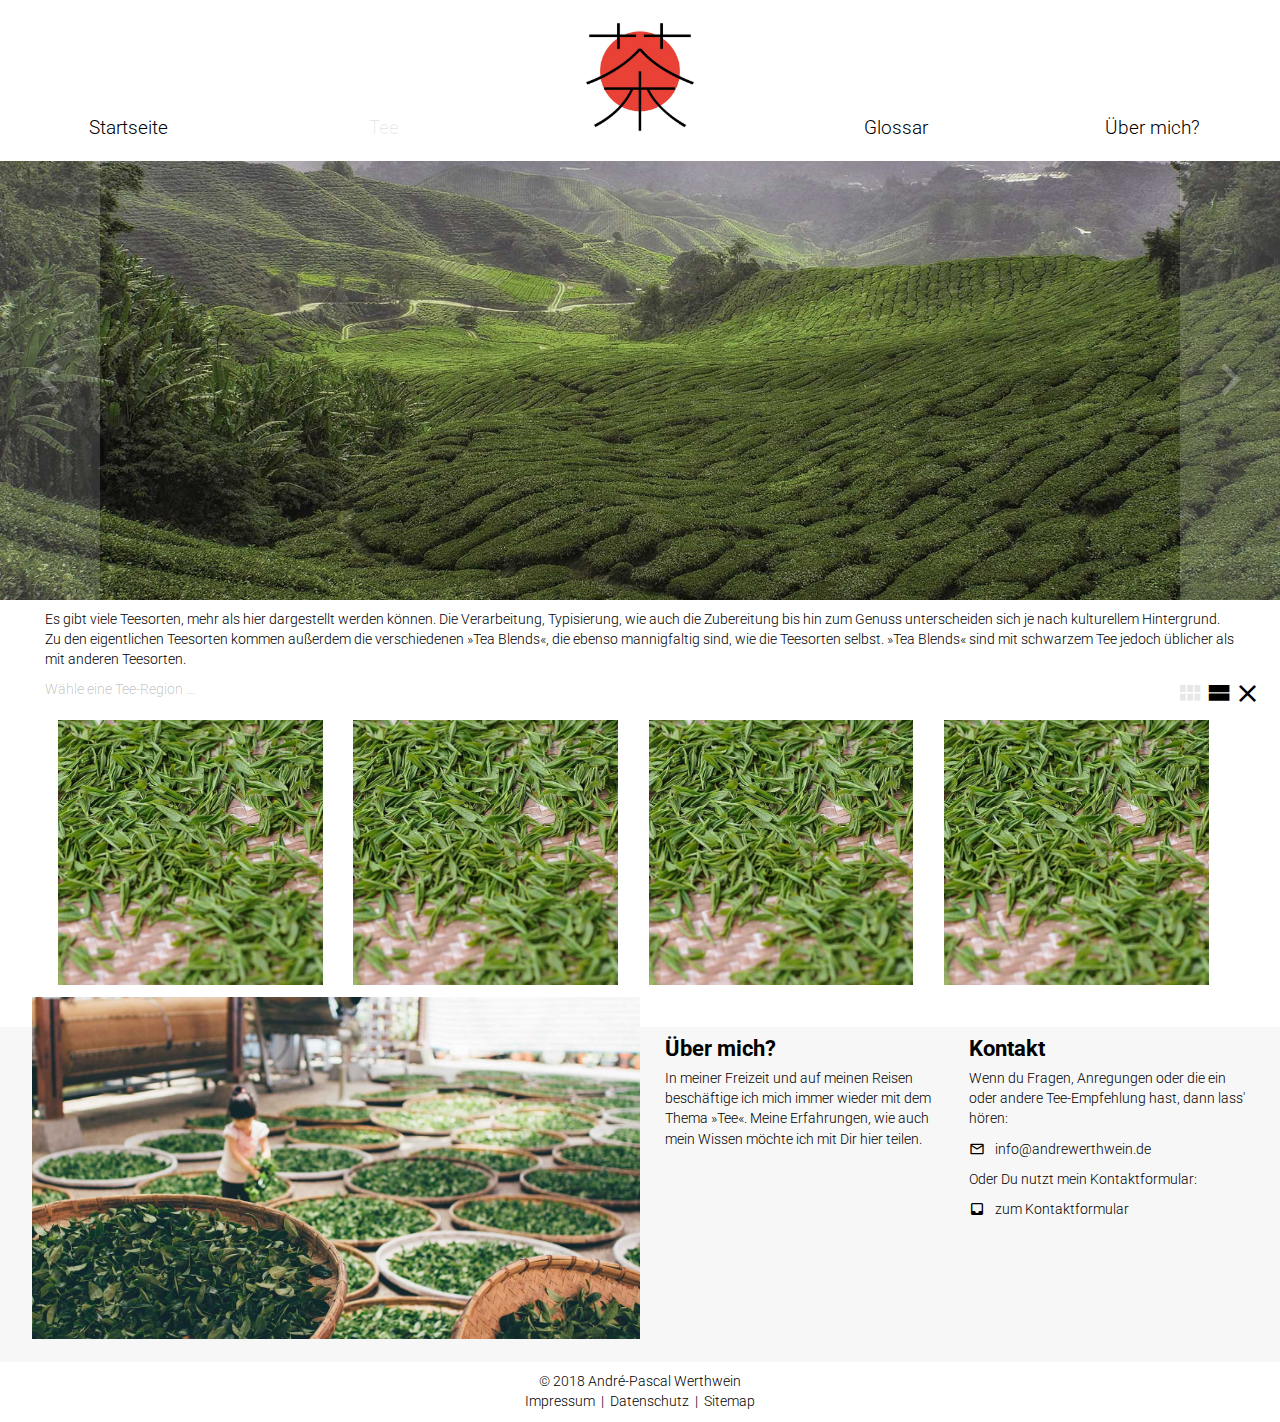
<file: tee.html>
<!DOCTYPE html>
<html>
<head>
    <!-- FavIcon Desktop PC -->
	<link rel="shortcut icon" type="image/x-icon" href="favicon.ico">
    
    <!-- FavIcon Mobile-Endgeräte -->
	<link rel="shortcut icon" href="favicon.ico">
    <link rel="icon" type="image/png" href="favicon_32x32.png" sizes="32x32">
    <link rel="icon" type="image/png" href="favicon_96x96.png" sizes="96x96">
    
    <!-- "App Icon" für iOS, wenn die Website zum Home-Screen hinzugefügt wird. -->
    <link rel="apple-touch-icon-precomposed" sizes="180x180" href="apple-touch-icon.png">
    
    <!-- "App Icon" für Microsoft, wenn die Website zum Home-Screen/Menü hinzugefügt wird. -->
    <meta name="msapplication-TileColor" content="#ffffff">
    <meta name="msapplication-TileImage" content="mstile-144x144.png">
    
    <!-- Zeichenkodierung, etc. -->
	<meta http-equiv="Content-Type" content="text/html" />
    <meta charset="UTF-8" />
	<meta name="viewport" content="width=device-width, initial-scale=1.0, user-scalable=no" >
    
    <!-- META-Tags zum Autor/Ersteller/Copyright-Inhaber -->
	<meta name="author" content="André-Pascal Werthwein" />
	<meta name="publisher" content="André-Pascal Werthwein" />
	<meta name="copyright" content="André-Pascal Werthwein" />
	<meta name="description" content="Die Tee-Enzyklopädie" />
		
	<!-- META-Tags zum Inhalt -->
	<meta name="title" content="Die Tee-Enzyklopädie" />
	<meta name="page-topic" content="Tee aus aller Welt." />
	<meta name="keywords" content="Tea, Cha, Tee, Asia, China, Japan, Taiwan, Vietnam, Malaysia, Thailand, Marokko, Europa, England, Aracha, Shincha, Sakurayu, Fukamushicha, Tamaryokucha, Kamairicha, Genmaicha, Hojicha, Gyokuro, Yamecha, Mecha, Sencha, Kabusecha, Sakurayu, Kombucha, Ujicha, Bancha, Kukichan,  Kocha, Nihoncha, Darjeeling, Oolong, BOH, Teekanne, Teebplantage, Teeblaetter, Teezeremonie" />
	<meta http-equiv="language" content="DE" />
		
	<!-- META-Tags für Suchmaschinen-Robots -->
	<meta name="audience" content="Alle" />
	<meta name="robots" content="index, follow" />
	<meta name="revisit-after" content="7 days" />
	<meta name="expires" content="never" />
	<meta name="page-type" content="products" />
	<meta name="allow-search" content="yes" />
    
    <!-- Google Fonts -->
    <link href="https://fonts.googleapis.com/css?family=Roboto:300,700" rel="stylesheet">
        <style>
            @import url('https://fonts.googleapis.com/css?family=Roboto:300,700');
        </style>
    
    <!-- Google Material Icons -->
    <link href="https://fonts.googleapis.com/icon?family=Material+Icons" rel="stylesheet">
    
    <!-- CSS-Dateien -->
    <link rel="stylesheet" href="reset.css" />
    <link rel="stylesheet" href="style.css" />
    <link rel="stylesheet" href="responsive.css" />
    
    <title>Die Tee-Enzyklopädie</title>
</head>
<body>
    <!-- Java Script für das Kommentar-Plugin von Facebook -->
    <div id="fb-root"></div>
    <script>(function(d, s, id) {
      var js, fjs = d.getElementsByTagName(s)[0];
      if (d.getElementById(id)) return;
      js = d.createElement(s); js.id = id;
      js.src = 'https://connect.facebook.net/de_DE/sdk.js#xfbml=1&version=v2.12';
      fjs.parentNode.insertBefore(js, fjs);
    }(document, 'script', 'facebook-jssdk'));</script>
    
    <!-- Navigation -->
    <ul id="Navigation">
        <li class="LinkText"><a href="index.html">Startseite</a></li>
        
        <li class="AktuelleSeite LinkText"><a href="tee.html">Tee</a></li>
        
        <li>
            <a href="index.html">
                <img src="bilder/logo/logo_250x250.jpg" srcset="bilder/logo/logo_250x250.jpg 250w,
                                                                bilder/logo/logo_500x500.jpg 500w,
                                                                bilder/logo/logo_1000x1000.jpg 1000w" alt="Logo" />
            </a>
        </li>
            
        <li class="LinkText"><a href="glossar.html">Glossar</a></li>
            
        <li class="LinkText"><a href="uebermich.html">Über mich?</a></li>
    </ul>
    
    <div id="ResponsiveNavigation">
            <div>
                <ul id="Burger">
                    <li id="LinieI"></li>
                    <li id="LinieII"></li>
                    <li id="LinieIII"></li>
                </ul>
                
                <h3>Die Tee-Enzyklopädie</h3>
            </div>
            
            <ul id="Navigationspunkte">
                <li>
                    <ul class="ZweiNavigation">
                        <li><a class="LinkText" href="index.html">Startseite</a></li>
                        <li><a class="LinkText" href="uebermich.html">Über mich?</a></li>
                    </ul>
                </li>
                
                <li>
                    <ul class="ZweiNavigation">
                        <li><a class="LinkText AktuelleSeite" href="tee.html">Tee</a></li>
                        <li><a class="LinkText" href="glossar.html">Glossar</a></li>
                    </ul>
                </li>
                
                <li>
                    <ul class="ZweiNavigation">
                        <li id="QuizBeta" class="anzeigen"><a class="LinkText" href="quiz">Quiz<sup>*BETA*</sup></a></li>
                        <li>&nbsp;</li>
                    </ul>
                </li>
                
                <li>&nbsp;</li>
                
                <li>
                    <ul class="ZweiNavigation">
                        <li><a class="LinkText" href="impressum.html">Impressum</a></li>
                        <li><a class="LinkText" href="datenschutz.html">Datenschutz</a></li>
                    </ul>
                </li>
                
                <li>
                    <ul class="ZweiNavigation">
                        <li><a class="LinkText" href="kontakt.html">Kontakt</a></li>
                        <li>&nbsp;</li>
                    </ul>
                </li>
            </ul>
        </div>
    
    <!-- Header Slideshow -->
    <div class="BildZeile" data-slideshow="landschaft">
        <div class="Links" data-slideshow="landschaft"><i class="material-icons">keyboard_arrow_left</i></div>
        <div class="Rechts" data-slideshow="landschaft"><i class="material-icons">keyboard_arrow_right</i></div>
    </div>
    
    <p class="SlideshowTotal" data-slideshow="landschaft">4</p>
    
    <div class="Voll Weiss">
        <div class="Einleitung">
            <p>Es gibt viele Teesorten, mehr als hier dargestellt werden können. Die Verarbeitung, Typisierung, wie auch die Zubereitung bis hin zum Genuss unterscheiden sich je nach kulturellem Hintergrund. Zu den eigentlichen Teesorten kommen außerdem die verschiedenen »Tea Blends«, die ebenso mannigfaltig sind, wie die Teesorten selbst. »Tea Blends« sind mit schwarzem Tee jedoch üblicher als mit anderen Teesorten.</p>
            
            <div id="Kategorien">
                <ul id="Filter">
                    <li>Wähle eine Tee-Region ...</li>
                    <li class="Filter" data-region="china">China</li>
                    <li class="Filter" data-region="japan">Japan</li>
                    <li class="Filter" data-region="vietnam">Vietnam</li>
                    <li class="Filter" data-region="thailand">Thailand</li>
                </ul>

                <ul id="Darstellung">
                    <li id="KachelAnsicht" class="Ansicht AktuelleSeite" data-darstellung="kacheln"><i class="material-icons">view_module</i></li>
                    <li id="ListenAnsicht" class="Ansicht" data-darstellung="liste"><i class="material-icons">view_stream</i></li>
                    <li id="ResetFilter" class="Ansicht" data-darstellung="liste"><i class="material-icons">close</i></li>
                </ul>
            </div>
        </div>
        
        <div class="TeeSorten">
            <div class="Tee eingliedern" data-region="japan" data-detail="aracha">
                <div class="TeeCover">
                    <img src="bilder/tee/tee1_700x700.jpg" srcset="bilder/tee/tee1_700x700.jpg 700w,
                                                                   bilder/tee/tee1_500x500.jpg 500w,
                                                                   bilder/tee/tee1_250x250.jpg 250w," alt="Tee Cover" />
                    
                    <div class="TeeTitel">
                        <h4>Aracha<span class="Ergaenzung">&nbsp;&nbsp;|&nbsp;&nbsp;荒茶</span></h4>
                        <p><i class="material-icons">location_on</i>Japan</p>
                    </div>
                </div>
                
                <div class="TeeText">
                    <h4>Aracha&nbsp;&nbsp;|&nbsp;&nbsp;荒茶</h4>
                    
                    <table class="TeeEigenschaften">
                    <thead></thead>
                    <tbody>
                        <tr>
                            <td><i class="material-icons">location_on</i></td>
                            <td>Japan</td>
                        </tr>
                        
                        <tr>
                            <td><i class="material-icons">turned_in</i></td>
                            <td>Grüner Tee&nbsp;&nbsp;|&nbsp;&nbsp;Aracha, Unrefined, Crude Tea</td>
                        </tr>
                        
                        <tr>
                            <td><i class="material-icons">update</i></td>
                            <td>—</td>
                        </tr>
                        
                        <tr>
                            <td><i class="material-icons">opacity</i></td>
                            <td>—</td>
                        </tr>
                        
                        <tr>
                            <td><i class="material-icons">favorite</i></td>
                            <td>—</td>
                        </tr>
                    </tbody>
                    </table>
                    
                    <p class="TeeBeschreibung">Bei dieser Teeart handelt es sich um ein Produkt, das lediglich zur Weiterverarbeitung gedacht ist.</p>
                </div>
            </div>
            
                <div class="TeeDetail" data-detail="aracha">
                    <div class="TeeDetailInhalt">
                        <i id="Schliessen" class="material-icons Ansicht">close</i>
                        <img src="bilder/footer/teeernte_640x360.jpg" srcset="bilder/footer/teeernte_640x360.jpg 640w,
                                                                      bilder/footer/teeernte_1000x563.jpg 1000w,
                                                                      bilder/footer/teeernte_1400x788.jpg 1400w,
                                                                      bilder/footer/teeernte_2000x1125.jpg 2000w" alt="Moodbild">
                        <div class="TeeDetailInhaltText">
                            <h4>Aracha&nbsp;&nbsp;|&nbsp;&nbsp;荒茶</h4>

                                <table class="TeeEigenschaften">
                                <thead></thead>
                                <tbody>
                                    <tr>
                                        <td><i class="material-icons">location_on</i></td>
                                        <td>Japan</td>
                                    </tr>

                                    <tr>
                                        <td><i class="material-icons">turned_in</i></td>
                                        <td>Grüner Tee&nbsp;&nbsp;|&nbsp;&nbsp;Aracha, Unrefined, Crude Tea</td>
                                    </tr>

                                    <tr>
                                        <td><i class="material-icons">update</i></td>
                                        <td>—</td>
                                    </tr>

                                    <tr>
                                        <td><i class="material-icons">opacity</i></td>
                                        <td>—</td>
                                    </tr>

                                    <tr>
                                        <td><i class="material-icons">favorite</i></td>
                                        <td>—</td>
                                    </tr>
                                </tbody>
                                </table>

                            <h4>Meine Erfahrungen</h4>
                            <p>—</p>

                            <h4>Anmerkungen</h4>
                            <p>Bei dieser Teeart handelt es sich um ein Produkt, das lediglich zur Weiterverarbeitung gedacht ist.</p>

                            <br>
                            <h4>Kommentare</h4>
                            <div class="fb-comments" data-href="tee.html" data-width="100%" data-numposts="5"></div>
                        </div>
                    </div>
                </div>
            
            <div class="Tee eingliedern" data-region="japan" data-detail="gyokuro">
                <div class="TeeCover">
                    <img src="bilder/tee/tee1_700x700.jpg" srcset="bilder/tee/tee1_700x700.jpg 700w,
                                                                   bilder/tee/tee1_500x500.jpg 500w,
                                                                   bilder/tee/tee1_250x250.jpg 250w," alt="Tee Cover" />
                    
                    <div class="TeeTitel">
                        <h4>Gyokuro&nbsp;&nbsp;|&nbsp;&nbsp;Fremdsprache</h4>
                        <p><i class="material-icons">location_on</i>Herkunftsland</p>
                    </div>
                </div>
                
                <div class="TeeText">
                    <h4>Gyokuro&nbsp;&nbsp;|&nbsp;&nbsp;Fremdsprache</h4>
                    
                    <table class="TeeEigenschaften">
                    <thead></thead>
                    <tbody>
                        <tr>
                            <td><i class="material-icons">location_on</i></td>
                            <td>Herkunftsland</td>
                        </tr>
                        
                        <tr>
                            <td><i class="material-icons">turned_in</i></td>
                            <td>Teearte&nbsp;&nbsp;|&nbsp;&nbsp;Teesorte</td>
                        </tr>
                        
                        <tr>
                            <td><i class="material-icons">update</i></td>
                            <td>Ziehzeit</td>
                        </tr>
                        
                        <tr>
                            <td><i class="material-icons">opacity</i></td>
                            <td>Temperatur</td>
                        </tr>
                        
                        <tr>
                            <td><i class="material-icons">favorite</i></td>
                            <td>Geschmack</td>
                        </tr>
                    </tbody>
                    </table>
                    
                    <p class="TeeBeschreibung">(v.o) UCLA trail 17 to 16! It's 4th and 11 with only 18 seconds left of this game. I'd say it's all over for UCLA! Bet you a million bucks UCLA win at 19 to 17. (she slaps him) Shut your filthy mouth, I'm not that kind of girl. Well maybe you are and you just don't know it yet. Get your meat hooks off of me. You heard her she said get your meat hooks, off, (Biff stands up and he's at least a foot taller than Marty) uh please. So what's it to you, butthead. You know you've been looking for a… (spots Strickland over Marty's shoulder) since you're new here, I'm gonna cut you a break, today. So why don't you make like a tree, and get out of here.</p>
                </div>
            </div>
            
                <div class="TeeDetail" data-detail="gyokuro">
                    <div class="TeeDetailInhalt">
                        <i id="Schliessen" class="material-icons Ansicht">close</i>
                        <img src="bilder/footer/teeernte_640x360.jpg" srcset="bilder/footer/teeernte_640x360.jpg 640w,
                                                                      bilder/footer/teeernte_1000x563.jpg 1000w,
                                                                      bilder/footer/teeernte_1400x788.jpg 1400w,
                                                                      bilder/footer/teeernte_2000x1125.jpg 2000w" alt="Moodbild">
                        <div class="TeeDetailInhaltText">
                            <h4>Gyokuro&nbsp;&nbsp;|&nbsp;&nbsp;荒茶</h4>

                                <table class="TeeEigenschaften">
                                <thead></thead>
                                <tbody>
                                    <tr>
                                        <td><i class="material-icons">location_on</i></td>
                                        <td>Japan</td>
                                    </tr>

                                    <tr>
                                        <td><i class="material-icons">turned_in</i></td>
                                        <td>Grüner Tee&nbsp;&nbsp;|&nbsp;&nbsp;Gyokuro — »edler Tautropfen«</td>
                                    </tr>

                                    <tr>
                                        <td><i class="material-icons">update</i></td>
                                        <td>~ 30 Sekunden</td>
                                    </tr>

                                    <tr>
                                        <td><i class="material-icons">opacity</i></td>
                                        <td>~ 50—60 °C</td>
                                    </tr>

                                    <tr>
                                        <td><i class="material-icons">favorite</i></td>
                                        <td>aromatisch, mild</td>
                                    </tr>
                                </tbody>
                                </table>

                            <h4>Meine Erfahrungen</h4>
                            <p>—</p>

                            <h4>Anmerkungen</h4>
                            <p>Diese Teesorte kann mehrfach aufgegossen und gilt als eine der hochwertigsten japanischen Teesorten. Preislich schwankt die Sorte zwischen 18—200€/100g in Abhängigkeit von der Qualität.</p>

                            <br>
                            <h4>Kommentare</h4>
                            <div class="fb-comments" data-href="tee.html" data-width="100%" data-numposts="5"></div>
                        </div>
                    </div>
                </div>
            
            <div class="Tee eingliedern" data-region="japan" data-detail="sakurayu">
                <div class="TeeCover">
                    <img src="bilder/tee/tee1_700x700.jpg" srcset="bilder/tee/tee1_700x700.jpg 700w,
                                                                   bilder/tee/tee1_500x500.jpg 500w,
                                                                   bilder/tee/tee1_250x250.jpg 250w," alt="Tee Cover" />
                    
                    <div class="TeeTitel">
                        <h4>Sakurayu&nbsp;&nbsp;|&nbsp;&nbsp;桜湯</h4>
                        <p><i class="material-icons">location_on</i>Japan</p>
                    </div>
                </div>
                
                <div class="TeeText">
                    <h4>Sakurayu&nbsp;&nbsp;|&nbsp;&nbsp;桜湯</h4>
                    
                    <table class="TeeEigenschaften">
                    <thead></thead>
                    <tbody>
                        <tr>
                            <td><i class="material-icons">location_on</i></td>
                            <td>Japan</td>
                        </tr>
                        
                        <tr>
                            <td><i class="material-icons">turned_in</i></td>
                            <td>kein echter Tee&nbsp;&nbsp;|&nbsp;&nbsp;Sakurayu</td>
                        </tr>
                        
                        <tr>
                            <td><i class="material-icons">update</i></td>
                            <td>beliebig</td>
                        </tr>
                        
                        <tr>
                            <td><i class="material-icons">opacity</i></td>
                            <td>beliebig</td>
                        </tr>
                        
                        <tr>
                            <td><i class="material-icons">favorite</i></td>
                            <td>salzig, fruchtig</td>
                        </tr>
                    </tbody>
                    </table>
                    
                    <p class="TeeBeschreibung">Dies ist einer der ganz besonderen Varianten aus der Teekultur Japans.</p>
                </div>
            </div>
            
                <div class="TeeDetail" data-detail="sakurayu">
                    <div class="TeeDetailInhalt">
                        <i id="Schliessen" class="material-icons Ansicht">close</i>
                        <img src="bilder/footer/teeernte_640x360.jpg" srcset="bilder/footer/teeernte_640x360.jpg 640w,
                                                                      bilder/footer/teeernte_1000x563.jpg 1000w,
                                                                      bilder/footer/teeernte_1400x788.jpg 1400w,
                                                                      bilder/footer/teeernte_2000x1125.jpg 2000w" alt="Moodbild">
                        <div class="TeeDetailInhaltText">
                            <h4>Sakurayu&nbsp;&nbsp;|&nbsp;&nbsp;桜湯</h4>

                                <table class="TeeEigenschaften">
                                <thead></thead>
                                <tbody>
                                    <tr>
                                        <td><i class="material-icons">location_on</i></td>
                                        <td>Japan</td>
                                    </tr>

                                    <tr>
                                        <td><i class="material-icons">turned_in</i></td>
                                        <td>kein echter Tee&nbsp;&nbsp;|&nbsp;&nbsp;Sakurayu</td>
                                    </tr>

                                    <tr>
                                        <td><i class="material-icons">update</i></td>
                                        <td>beliebig</td>
                                    </tr>

                                    <tr>
                                        <td><i class="material-icons">opacity</i></td>
                                        <td>beliebig</td>
                                    </tr>

                                    <tr>
                                        <td><i class="material-icons">favorite</i></td>
                                        <td>salzig, fruchtig</td>
                                    </tr>
                                </tbody>
                                </table>

                            <h4>Meine Erfahrungen</h4>
                            <p>—</p>

                            <h4>Anmerkungen</h4>
                            <p>Diese »Teesorte«, die keinen echten Tee enthält, ist etwas ganz besonderes in Japans reicher Teekultur. Es handelt sich dabei um in Salz getrocknete Kirschblüten, die im Spätfrühling geerntet werden. Diese Teesorte wird in Japan meist zu Hochzeiten, als Zeichen des Neubeginns ausgeschenkt.</p>

                            <br>
                            <h4>Kommentare</h4>
                            <div class="fb-comments" data-href="tee.html" data-width="100%" data-numposts="5"></div>
                        </div>
                    </div>
                </div>
            
            <div class="Tee eingliedern" data-region="china" data-detail="">
                <div class="TeeCover">
                    <img src="bilder/tee/tee1_700x700.jpg" srcset="bilder/tee/tee1_700x700.jpg 700w,
                                                                   bilder/tee/tee1_500x500.jpg 500w,
                                                                   bilder/tee/tee1_250x250.jpg 250w," alt="Tee Cover" />
                    
                    <div class="TeeTitel">
                        <h4>Pu-Erh-Tee&nbsp;&nbsp;|&nbsp;&nbsp;普洱茶</h4>
                        <p><i class="material-icons">location_on</i>China</p>
                    </div>
                </div>
                
                <div class="TeeText">
                    <h4>Pu-Erh-Tee&nbsp;&nbsp;|&nbsp;&nbsp;普洱茶</h4>
                    
                    <table class="TeeEigenschaften">
                    <thead></thead>
                    <tbody>
                        <tr>
                            <td><i class="material-icons">location_on</i></td>
                            <td>China</td>
                        </tr>
                        
                        <tr>
                            <td><i class="material-icons">turned_in</i></td>
                            <td>eigene Art/Ursprungstee&nbsp;&nbsp;|&nbsp;&nbsp;Pu-Erh-Tee</td>
                        </tr>
                        
                        <tr>
                            <td><i class="material-icons">update</i></td>
                            <td>~ 30 Sekunden</td>
                        </tr>
                        
                        <tr>
                            <td><i class="material-icons">opacity</i></td>
                            <td>~ 95 °C</td>
                        </tr>
                        
                        <tr>
                            <td><i class="material-icons">favorite</i></td>
                            <td>erdig</td>
                        </tr>
                    </tbody>
                    </table>
                    
                    <p class="TeeBeschreibung">»Pu-Erh-Tee« ist einer der Ursprungstees aus China. Diese Teesorte ist besonders schwierig zu klassifizieren.</p>
                </div>
            </div>
            
                <div class="TeeDetail" data-detail="">
                    <div class="TeeDetailInhalt">
                        <i id="Schliessen" class="material-icons Ansicht">close</i>
                        <img src="bilder/footer/teeernte_640x360.jpg" srcset="bilder/footer/teeernte_640x360.jpg 640w,
                                                                      bilder/footer/teeernte_1000x563.jpg 1000w,
                                                                      bilder/footer/teeernte_1400x788.jpg 1400w,
                                                                      bilder/footer/teeernte_2000x1125.jpg 2000w" alt="Moodbild">
                        <div class="TeeDetailInhaltText">
                            <h4>Pu-Erh-Tee&nbsp;&nbsp;|&nbsp;&nbsp;普洱茶</h4>

                                <table class="TeeEigenschaften">
                                <thead></thead>
                                <tbody>
                                    <tr>
                                        <td><i class="material-icons">location_on</i></td>
                                        <td>China</td>
                                    </tr>

                                    <tr>
                                        <td><i class="material-icons">turned_in</i></td>
                                        <td>kein echter Tee&nbsp;&nbsp;|&nbsp;&nbsp;Pu-Erh-Tee</td>
                                    </tr>

                                    <tr>
                                        <td><i class="material-icons">update</i></td>
                                        <td>~ 30 Sekunden</td>
                                    </tr>

                                    <tr>
                                        <td><i class="material-icons">opacity</i></td>
                                        <td>~ 95 °C</td>
                                    </tr>

                                    <tr>
                                        <td><i class="material-icons">favorite</i></td>
                                        <td>erdig</td>
                                    </tr>
                                </tbody>
                                </table>

                            <h4>Meine Erfahrungen</h4>
                            <p>—</p>

                            <h4>Anmerkungen</h4>
                            <p>»Pu-Erh-Tee« ist einer der Ursprungstees aus China. Diese Teesorte ist besonders schwierig zu klassifizieren, denn in China wird unter anderem »Schwarztee« als »Roter Tee« bezeichnet. Das Besondere an diesem Tee ist die lange Lagerung, die dem Tee den außergewöhnlichen Geschmack verleiht.</p>

                            <br>
                            <h4>Kommentare</h4>
                            <div class="fb-comments" data-href="tee.html" data-width="100%" data-numposts="5"></div>
                        </div>
                    </div>
                </div>
        </div>
        
        <br>

    </div>
    
    <div id="ObenButton">
        <i class="material-icons">keyboard_arrow_up</i>
    </div>
    
    <!-- Footer -->
    <div id="Footer">
        <div>
            <img src="bilder/footer/teeernte_640x360.jpg" srcset="bilder/footer/teeernte_640x360.jpg 640w,
                                                                  bilder/footer/teeernte_1000x563.jpg 1000w,
                                                                  bilder/footer/teeernte_1400x788.jpg 1400w,
                                                                  bilder/footer/teeernte_2000x1125.jpg 2000w" alt="Moodbild">
        </div>
        
        <div>
            <h3>Über mich?</h3>
            <p>In meiner Freizeit und auf meinen Reisen beschäftige ich mich immer wieder mit dem Thema »Tee«. Meine Erfahrungen, wie auch mein Wissen möchte ich mit Dir hier teilen.</p>
        </div>
        
        <div>
            <h3>Kontakt</h3>
            <p>Wenn du Fragen, Anregungen oder die ein oder andere Tee-Empfehlung hast, dann lass' hören:</p>
            <p><i class="material-icons">mail_outline</i><a class="LinkText" href="mailto:info@andrewerthwein.de">info@andrewerthwein.de</a></p>
            <p>Oder Du nutzt mein Kontaktformular: </p>
            <p><i class="material-icons">inbox</i><a class="LinkText" href="kontakt.html">zum Kontaktformular</a></p>
        </div>
    </div>
    
    <!-- Copyright -->
    <div id="Copyright">
        <marquee class="anzeigen">Java Script ist in Deinem Browser deaktiviert. Für eine optimierte Darstellung/Funtkionalität dieser Website, bitte aktiviere Java Script in deinem Browser.</marquee>
        <p>© 2018 <a class="LinkText" href="https://andrewerthwein.de" target="_blank">André-Pascal Werthwein</a></p>
        <p><a class="LinkText" href="impressum.html">Impressum</a>&nbsp;&nbsp;|&nbsp;&nbsp;<a class="LinkText" href="datenschutz.html">Datenschutz</a>&nbsp;&nbsp;|&nbsp;&nbsp;<a class="LinkText" href="sitemap.html">Sitemap</a></p>
    </div>
    
    <!-- Java Script -->
    <!-- Seitenaufbau -->
    <script src="javascript/seitenaufbau.js"></script>
    
    <!-- Nach-Oben-Button -->
    <script src="javascript/button.js"></script>
    
    <!-- Slideshow -->
    <script src="javascript/slideshow.js"></script>
    
    <!-- Teearten und Teesorten -->
    <script src="javascript/tee.js"></script>
    
    <!-- Responsive Navigation -->
    <script src="javascript/responsivenavigation.js"></script>
</body>
</html>
</file>
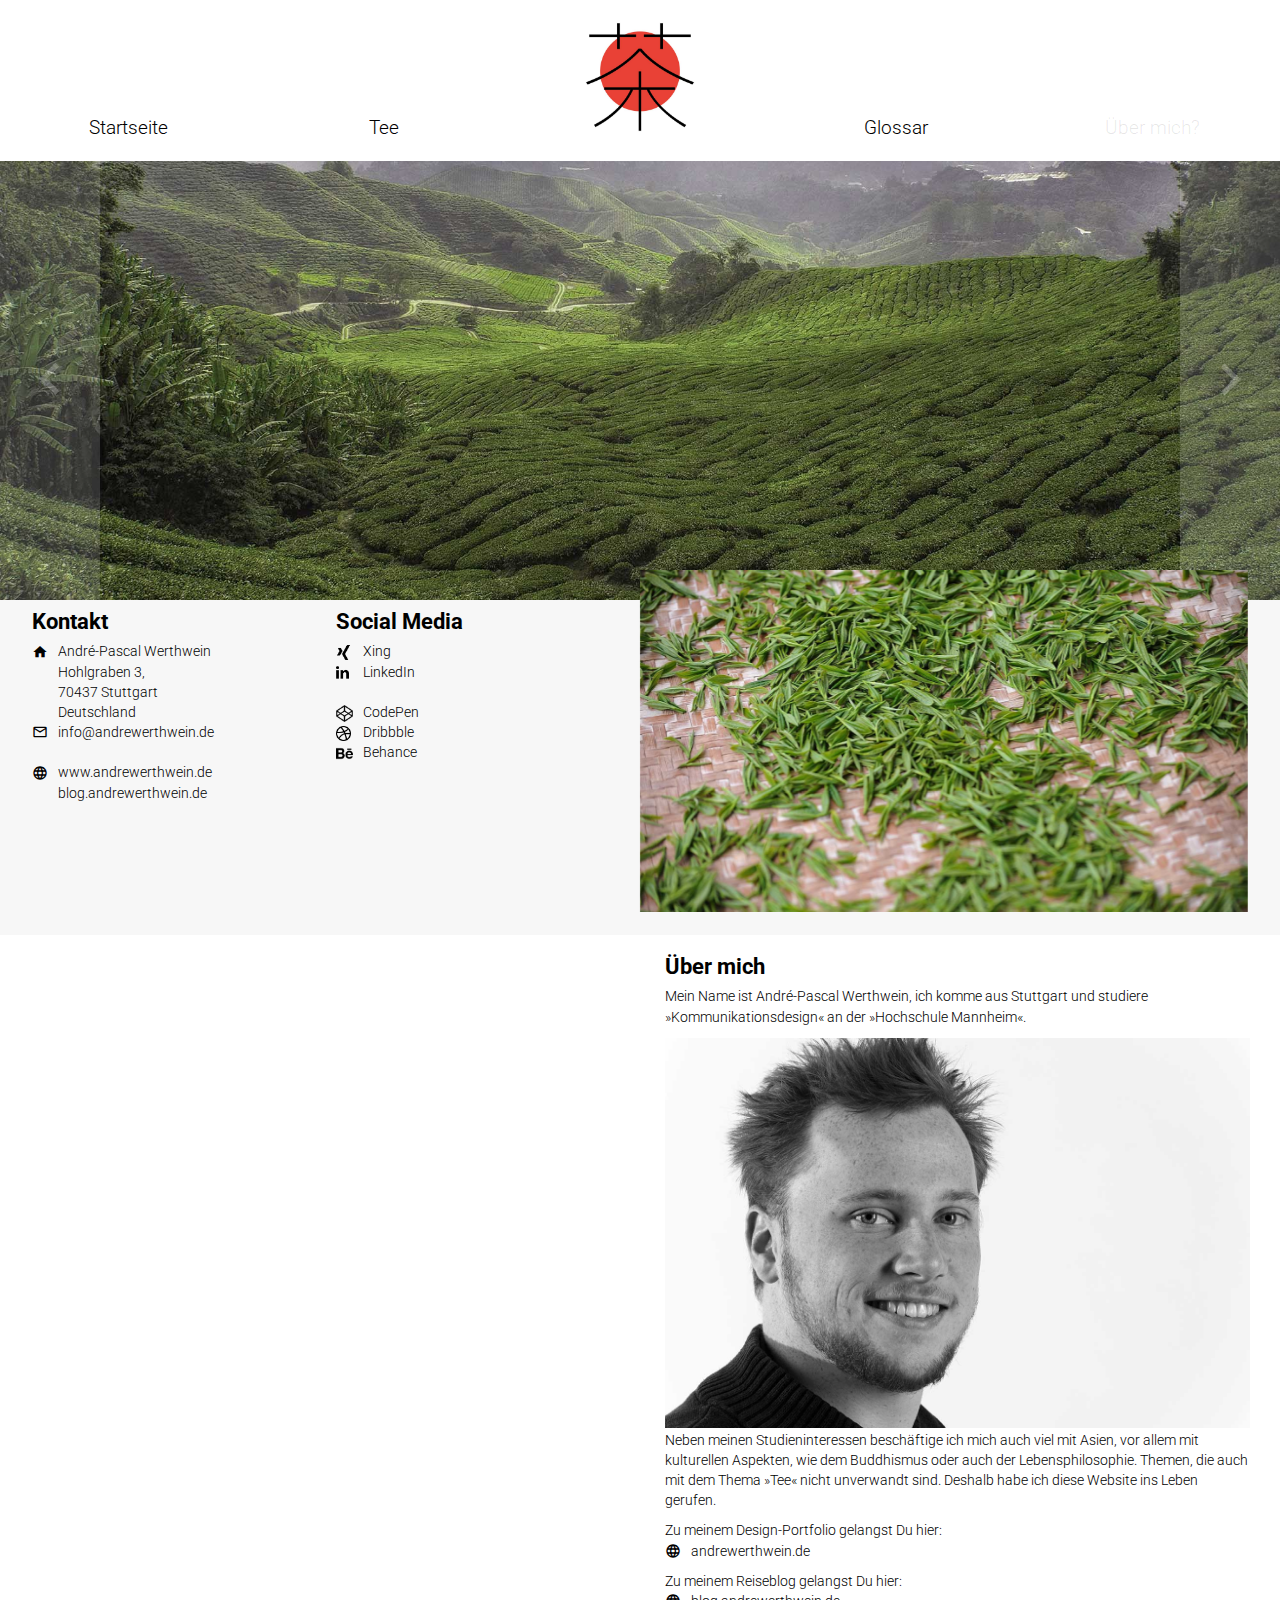
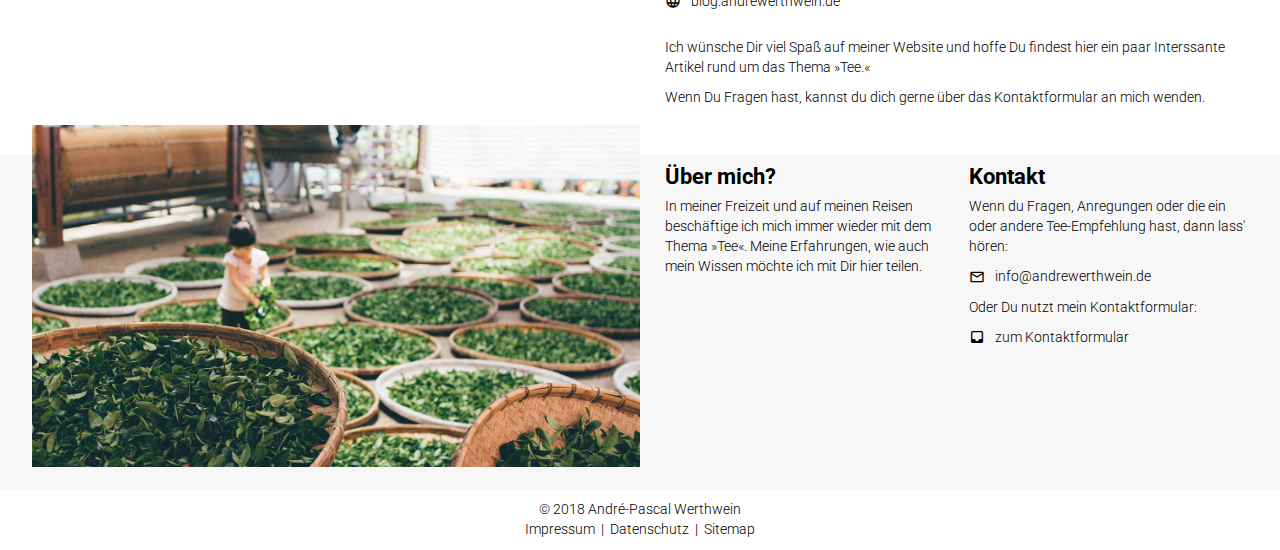
<file: uebermich.html>
<!DOCTYPE html>
<html>
<head>
    <!-- FavIcon Desktop PC -->
	<link rel="shortcut icon" type="image/x-icon" href="favicon.ico">
    
    <!-- FavIcon Mobile-Endgeräte -->
	<link rel="shortcut icon" href="favicon.ico">
    <link rel="icon" type="image/png" href="favicon_32x32.png" sizes="32x32">
    <link rel="icon" type="image/png" href="favicon_96x96.png" sizes="96x96">
    
    <!-- "App Icon" für iOS, wenn die Website zum Home-Screen hinzugefügt wird. -->
    <link rel="apple-touch-icon-precomposed" sizes="180x180" href="apple-touch-icon.png">
    
    <!-- "App Icon" für Microsoft, wenn die Website zum Home-Screen/Menü hinzugefügt wird. -->
    <meta name="msapplication-TileColor" content="#ffffff">
    <meta name="msapplication-TileImage" content="mstile-144x144.png">
    
    <!-- Zeichenkodierung, etc. -->
	<meta http-equiv="Content-Type" content="text/html" />
    <meta charset="UTF-8" />
	<meta name="viewport" content="width=device-width, initial-scale=1.0, user-scalable=no" >
    
    <!-- META-Tags zum Autor/Ersteller/Copyright-Inhaber -->
	<meta name="author" content="André-Pascal Werthwein" />
	<meta name="publisher" content="André-Pascal Werthwein" />
	<meta name="copyright" content="André-Pascal Werthwein" />
	<meta name="description" content="Die Tee-Enzyklopädie" />
		
	<!-- META-Tags zum Inhalt -->
	<meta name="title" content="Die Tee-Enzyklopädie" />
	<meta name="page-topic" content="Tee aus aller Welt." />
	<meta name="keywords" content="Tea, Cha, Tee, Asia, China, Japan, Taiwan, Vietnam, Malaysia, Thailand, Marokko, Europa, England, Aracha, Shincha, Sakurayu, Fukamushicha, Tamaryokucha, Kamairicha, Genmaicha, Hojicha, Gyokuro, Yamecha, Mecha, Sencha, Kabusecha, Sakurayu, Kombucha, Ujicha, Bancha, Kukichan,  Kocha, Nihoncha, Darjeeling, Oolong, BOH, Teekanne, Teebplantage, Teeblaetter, Teezeremonie" />
	<meta http-equiv="language" content="DE" />
		
	<!-- META-Tags für Suchmaschinen-Robots -->
	<meta name="audience" content="Alle" />
	<meta name="robots" content="index, follow" />
	<meta name="revisit-after" content="7 days" />
	<meta name="expires" content="never" />
	<meta name="page-type" content="products" />
	<meta name="allow-search" content="yes" />
    
    <!-- Google Fonts -->
    <link href="https://fonts.googleapis.com/css?family=Roboto:300,700" rel="stylesheet">
        <style>
            @import url('https://fonts.googleapis.com/css?family=Roboto:300,700');
        </style>
    
    <!-- Google Material Icons -->
    <link href="https://fonts.googleapis.com/icon?family=Material+Icons" rel="stylesheet">
    
    <!-- CSS-Dateien -->
    <link rel="stylesheet" href="reset.css" />
    <link rel="stylesheet" href="style.css" />
    <link rel="stylesheet" href="responsive.css" />
    
    <title>Die Tee-Enzyklopädie</title>
</head>
<body>
    <ul id="Navigation">
        <li class="LinkText"><a href="index.html">Startseite</a></li>
        
        <li class="LinkText"><a href="tee.html">Tee</a></li>
        
        <li>
            <a href="index.html">
                <img src="bilder/logo/logo_250x250.jpg" srcset="bilder/logo/logo_250x250.jpg 250w,
                                                                bilder/logo/logo_500x500.jpg 500w,
                                                                bilder/logo/logo_1000x1000.jpg 1000w" alt="Logo" />
            </a>
        </li>
            
        <li class="LinkText"><a href="glossar.html">Glossar</a></li>
            
        <li class="AktuelleSeite LinkText"><a href="uebermich.html">Über mich?</a></li>
    </ul>
    
    <div id="ResponsiveNavigation">
            <div>
                <ul id="Burger">
                    <li id="LinieI"></li>
                    <li id="LinieII"></li>
                    <li id="LinieIII"></li>
                </ul>
                
                <h3>Die Tee-Enzyklopädie</h3>
            </div>
            
            <ul id="Navigationspunkte">
                <li>
                    <ul class="ZweiNavigation">
                        <li><a class="LinkText" href="index.html">Startseite</a></li>
                        <li><a class="LinkText AktuelleSeite" href="uebermich.html">Über mich?</a></li>
                    </ul>
                </li>
                
                <li>
                    <ul class="ZweiNavigation">
                        <li><a class="LinkText" href="tee.html">Tee</a></li>
                        <li><a class="LinkText" href="glossar.html">Glossar</a></li>
                    </ul>
                </li>
                
                <li>
                    <ul class="ZweiNavigation">
                        <li id="QuizBeta" class="anzeigen"><a class="LinkText" href="quiz">Quiz<sup>*BETA*</sup></a></li>
                        <li>&nbsp;</li>
                    </ul>
                </li>
                
                <li>&nbsp;</li>
                
                <li>
                    <ul class="ZweiNavigation">
                        <li><a class="LinkText" href="impressum.html">Impressum</a></li>
                        <li><a class="LinkText" href="datenschutz.html">Datenschutz</a></li>
                    </ul>
                </li>
                
                <li>
                    <ul class="ZweiNavigation">
                        <li><a class="LinkText" href="kontakt.html">Kontakt</a></li>
                        <li>&nbsp;</li>
                    </ul>
                </li>
            </ul>
        </div>
    
    <!-- Header Slideshow -->
    <div class="BildZeile" data-slideshow="landschaft">
        <div class="Links" data-slideshow="landschaft"><i class="material-icons">keyboard_arrow_left</i></div>
        <div class="Rechts" data-slideshow="landschaft"><i class="material-icons">keyboard_arrow_right</i></div>
    </div>
    
    <p class="SlideshowTotal" data-slideshow="landschaft">4</p>

    <div class="Zeile ZweiEins Grau Oben">
        <div>
            <h3>Kontakt</h3>
            <table class="Kontakt">
                <thead></thead>
                <tbody>
                    <tr>
                        <td><i class="material-icons">home</i></td>
                        <td>André-Pascal Werthwein<br>Hohlgraben 3,<br>70437 Stuttgart<br>Deutschland</td>
                    </tr>

                    <tr>
                        <td><i class="material-icons">mail_outline</i></td>
                        <td><a class="LinkText" href="mailto:info@andrewerthwein.de">info@andrewerthwein.de</a></td>
                    </tr>
                    
                    <tr>
                        <td>&nbsp;</td>
                        <td>&nbsp;</td>
                    </tr>
                    
                    <tr>
                        <td><i class="material-icons">language</i></td>
                        <td><a class="LinkText" href="https://andrewerthwein.de" target="_blank">www.andrewerthwein.de</a><br><a class="LinkText" href="http://blog.andrewerthwein.de" target="_blank">blog.andrewerthwein.de</a></td>
                    </tr>
                </tbody>
            </table>
        </div>
        
        <div>
            <h3>Social Media</h3>
            <table class="Kontakt">
                <thead></thead>
                <tbody>
                    <tr>
                        <td><img class="SocialMedia" src="bilder/socialmedia/xing.png" alt="Logo Social Media" /></td>
                        <td><a class="LinkText" href="https://www.xing.com/profile/AndrePascal_Werthwein" target="_blank">Xing</a></td>
                    </tr>

                    <tr>
                        <td><img class="SocialMedia" src="bilder/socialmedia/linkedin.png" alt="Logo Social Media" /></td>
                        <td><a class="LinkText" href="https://www.linkedin.com/in/andr%C3%A9-pascal-werthwein-72a378144/" target="_blank">LinkedIn</a></td>
                    </tr>
                    
                    <tr>
                        <td>&nbsp;</td>
                        <td>&nbsp;</td>
                    </tr>
                    
                    <tr>
                        <td><img class="SocialMedia" src="bilder/socialmedia/codepen.png" alt="Logo Social Media" /></td>
                        <td><a class="LinkText" href="https://codepen.io/AndrePW/" target="_blank">CodePen</a></td>
                    </tr>
                    
                    <tr>
                        <td><img class="SocialMedia" src="bilder/socialmedia/dribbble.png" alt="Logo Social Media" /></td>
                        <td><a class="LinkText" href="https://dribbble.com/andrepascalwerthwein" target="_blank">Dribbble</a></td>
                    </tr>
                    
                    <tr>
                        <td><img class="SocialMedia" src="bilder/socialmedia/behance.png" alt="Logo Social Media" /></td>
                        <td><a class="LinkText" href="https://www.behance.net/AndrePascalWerthwein" target="_blank">Behance</a></td>
                    </tr>
                </tbody>
            </table>
        </div>
        
        <div>
            <img src="bilder/footer/teeernte_640x360.jpg" srcset="bilder/mood/mood2_640x360.jpg 640w,
                                                                  bilder/mood/mood2_1000x563.jpg 1000w,
                                                                  bilder/mood/mood2_1400x788.jpg 1400w,
                                                                  bilder/mood/mood2_2000x1125.jpg 2000w" alt="Moodbild">
        </div>
    </div>
    
    <div class="Zwei">
        <div class="Leer"></div>
        <div>
            <h3>Über mich</h3>

            <p>Mein Name ist André-Pascal Werthwein, ich komme aus Stuttgart und studiere »Kommunikationsdesign« an der »Hochschule Mannheim«.</p>
            
            <img src="bilder/portrait/portrait_750x500.jpg" srcset="bilder/portrait/portrait_750x500.jpg 750w,
                                                                bilder/portrait/portrait_1000x667.jpg 1000w,
                                                                bilder/portrait/portrait_1200x800.jpg 1200w" alt="Portrait" />
            
            <p>Neben meinen Studieninteressen beschäftige ich mich auch viel mit Asien, vor allem mit kulturellen Aspekten, wie dem Buddhismus oder auch der Lebensphilosophie. Themen, die auch mit dem Thema »Tee« nicht unverwandt sind. Deshalb habe ich diese Website ins Leben gerufen.</p>
            
            <p>Zu meinem Design-Portfolio gelangst Du hier:<br>
            <i class="material-icons">language</i><a class="LinkText" href="https://andrewertwein.de" target="_blank">andrewerthwein.de</a></p>
            
            <p>Zu meinem Reiseblog gelangst Du hier:<br>
            <i class="material-icons">language</i><a class="LinkText" href="http://blog.andrewertwein.de" target="_blank">blog.andrewerthwein.de</a></p>
            
            <br>
            
            <p>Ich wünsche Dir viel Spaß auf meiner Website und hoffe Du findest hier ein paar Interssante Artikel rund um das Thema »Tee.«</p>
            
            <p>Wenn Du Fragen hast, kannst du dich gerne über das <a class="LinkText" href="kontakt.html">Kontaktformular</a> an mich wenden.</p>
            <br>

        </div>
    </div>
    
    <div id="ObenButton">
        <i class="material-icons">keyboard_arrow_up</i>
    </div>
    
    <!-- Footer -->
    <div id="Footer">
        <div>
            <img src="bilder/footer/teeernte_640x360.jpg" srcset="bilder/footer/teeernte_640x360.jpg 640w,
                                                                  bilder/footer/teeernte_1000x563.jpg 1000w,
                                                                  bilder/footer/teeernte_1400x788.jpg 1400w,
                                                                  bilder/footer/teeernte_2000x1125.jpg 2000w" alt="Moodbild">
        </div>
        
        <div>
            <h3>Über mich?</h3>
            <p>In meiner Freizeit und auf meinen Reisen beschäftige ich mich immer wieder mit dem Thema »Tee«. Meine Erfahrungen, wie auch mein Wissen möchte ich mit Dir hier teilen.</p>
        </div>
        
        <div>
            <h3>Kontakt</h3>
            <p>Wenn du Fragen, Anregungen oder die ein oder andere Tee-Empfehlung hast, dann lass' hören:</p>
            <p><i class="material-icons">mail_outline</i><a class="LinkText" href="mailto:info@andrewerthwein.de">info@andrewerthwein.de</a></p>
            <p>Oder Du nutzt mein Kontaktformular: </p>
            <p><i class="material-icons">inbox</i><a class="LinkText" href="kontakt.html">zum Kontaktformular</a></p>
        </div>
    </div>
    
    <!-- Copyright -->
    <div id="Copyright">
        <marquee class="anzeigen">Java Script ist in Deinem Browser deaktiviert. Für eine optimierte Darstellung/Funtkionalität dieser Website, bitte aktiviere Java Script in deinem Browser.</marquee>
        <p>© 2018 <a class="LinkText" href="https://andrewerthwein.de" target="_blank">André-Pascal Werthwein</a></p>
        <p><a class="LinkText" href="impressum.html">Impressum</a>&nbsp;&nbsp;|&nbsp;&nbsp;<a class="LinkText" href="datenschutz.html">Datenschutz</a>&nbsp;&nbsp;|&nbsp;&nbsp;<a class="LinkText" href="sitemap.html">Sitemap</a></p>
    </div>
    
    <!-- Java Script -->
    <!-- Seitenaufbau -->
    <script src="javascript/seitenaufbau.js"></script>
    
    <!-- Nach-Oben-Button -->
    <script src="javascript/button.js"></script>
    
    <!-- Slideshow -->
    <script src="javascript/slideshow.js"></script>
    
    <!-- Formularvalidierung -->
    <script src="javascript/formularvalidierung.js"></script>
    
    <!-- Responsive Navigation -->
    <script src="javascript/responsivenavigation.js"></script>
</body>
</html>
</file>
<file: style.css>
html {font-size: 1em;
      font-family: 'Roboto', sans-serif;
      font-weight: 300; }

marquee,
p, li, td {font-size: 90%;
           line-height: 1.4; }

    li li,
    li p {font-size: 100%; }

    p {margin-bottom: 10px; }
    
    li .material-icons,
    dd .material-icons,
    td .material-icons,
    p .material-icons {font-size: 1.1em;
                       vertical-align: middle;
                       margin-right: 10px; }
        
        i {font-style: italic; }

h1, h2, h3, h4 {font-weight: 700;
                margin-bottom: 10px; }

    h1 {font-size: 2em; }

    h2 {font-size: 1.6em; }

    h3 {font-size: 1.4em; }

    h4 {font-size: 1.2em; }

a,
a:hover,
a:focus,
a:active {text-decoration: none; 
          color: inherit;
          z-index: 3; }

.Anmerkung {color: lightgray;
            margin-left: 30px; }

/* Einblenden Animationen */
.anzeigen {display: block !Important;
           transition: all 0.6s ease;
           -webkit-transition: all 0.6s ease; }

.eingliedern {display: inline-block !Important;
              transition: all 0.6s ease;
              -webkit-transition: all 0.6s ease; }

.einblenden {opacity: 1 !Important;
             transition: opacity 0.6s ease;
             -webkit-transition: opacity 0.6s ease; }

.einschieben {transform: translateX(0) !Important;
              transition: all 0.6s ease;
              -webkit-transition: all 0.6s ease; }

/* Navigation */
#Navigation {width: 100%;
             background-color: white; 
             display: flex;
             justify-content: space-around;
             align-items: flex-end;
             position: fixed;
             top: 0px;
             left: 0px;
             z-index: 12; }

#Navigation li {width: 20%;
                text-align: center;
                font-size: 1.2em;
                padding: 20px 0px; }

#Navigation li:nth-child(3) {padding: 0px; }

#Navigation li img {width: 60%;
                    margin-left: calc(40%/2);
                    margin-right: calc(40%/2); }

.AktuelleSeite {color: rgba(0, 0, 0, 0.1); }

/* Responsive Navigation */
#QuizBeta {display: none; }

#ResponsiveNavigation {width: 100%; 
                       position: fixed;
                       top: 0px;
                       left: 0px; 
                       z-index: 10;
                       display: none; }

#ResponsiveNavigation div:first-child {display: flex;
                                       justify-content: space-around;
                                       align-items: center;
                                       background-color: rgba(255, 255, 255, 1); }

#ResponsiveNavigation div ul {width: 40px;
                              margin-right: 10px; }

#ResponsiveNavigation div h3 {width: calc(100% - 59px);
                              margin-bottom: 0px; }
#Burger {width: 40px;
         height: 40px;
         margin: 4px; 
         background-color: #E94235;
         border-radius: 50%;
         display: flex;
         flex-direction: column; 
         justify-content: space-around;}

#Burger li {width: 100%;
            height: 2px;
            background-color: rgba(0, 0, 0, 1);
            opacity: 1; 
            transition: all 0.6s ease;
            -webkit-transition: all 0.6s ease;}

#Navigationspunkte {width: calc(100% - 50px);
                    margin-left: auto; 
                    height: 0px;
                    overflow: hidden;
                    background-color: rgba(255, 255, 255, 1);
                    transition: all 0.6s ease;
                    -webkit-transition: all 0.6s ease; }

    .NavigationspunkteAnzeigen {height: 160px !Important;
                                transition: all 0.6s ease;
                                -webkit-transition: all 0.6s ease; }

#Navigationspunkte li {width: 100%; 
                       height: 25px;
                       vertical-align: middle; }

#Navigationspunkte li a {display: block; 
                         width: 100% !Important; }

.KreuzI {transform: rotate(-45deg) translateY(10px) translateX(-9.5px);
         transition: all 0.6s ease;
         -webkit-transition: all 0.6s ease; }

.KreuzII {opacity: 0 !Important;
          transition: all 0.6s ease;
          -webkit-transition: all 0.6s ease;}

.KreuzIII {transform: rotate(45deg) translateY(-9px) translateX(-9.5px);
           transition: all 0.6s ease;
           -webkit-transition: all 0.6s ease; }

/* Nach-Oben-Button */
#ObenButton {width: 40px;
             padding-top: 6px;
             padding-bottom: 6px;
             border-radius: 50%;
             position: fixed;
             right: 20px; 
             bottom: 10px;
             opacity: 0;
             text-align: center; 
             transition: all 0.6 ease;
             -webkit-transition: all 0.6 ease; }

#ObenButton:hover,
#ObenButton:focus,
#ObenButton:active {cursor: pointer; 
                    background-color: #E94235;
                    transition: all 0.6 ease;
                    -webkit-transition: all 0.6 ease; }

/* Zitate */
#Zitate {padding: 60px;
         text-align: center; }

#Zitate h4 {font-weight: 300; }

#Zitate p {margin-bottom: 0px;
           color: rgba(0, 0, 0, 0.1); }

/* Inhalt */
.BildZeile {width: 100% !Important;
            height: 600px;
            z-index: 1 !Important;
            background-image: url("bilder/landschaft/landschaft1.jpg");
            background-size: cover;
            background-position: center; 
            background-repeat: no-repeat;
            overflow: hidden;
            display: flex;
            justify-content: space-between; }

.Links, .Rechts {width: 100px;
                 height: 100%;
                 z-index: 1 !Important;
                 text-align: center;
                 display: flex;
                 align-items: center;
                 background-color: rgba(255, 255, 255, 0.4); 
                 opacity: 0.4;
                 transition: all 0.6s ease;
                 -webkit-transition: all 0.6s ease;}

.Links i,
.Rechts i {width: 100%;
           font-size: 4em;
           color: rgba(255, 255, 255, 0.8);
           margin-top: 160px; }

.Rechts:hover,
.Rechts:focus,
.Rechts:active,
.Links:hover,
.Links:focus,
.Links:active {cursor: pointer; 
               opacity: 1;
               transition: all 0.6s ease;
               -webkit-transition: all 0.6s ease; }

.SlideshowTotal {display: none; }
/* Eine Spalte */
.Eins {padding: 10px 20px; }

.Voll {padding: 10px 20px;
       margin-left: auto;
       margin-right: auto; }

.TeeSorten,
.Voll .Einleitung {width: 96%;
                   margin-left: auto;
                   margin-right: auto; }

.Zeile {padding: 10px 20px;
        display: flex;
        justify-content: space-around; }

.Zeile div img {width: 100%; }

/* Zwei Spalten */
.Zwei {padding: 10px 20px; 
       display: flex;
       justify-content: space-around;
       align-content: flex-start; }

    .Voll .Zwei {padding: 0px; }

.Zwei div,
.Zwei li {width: 46%;
          padding-bottom: 10px; }

.Zwei div img {width: 100%; 
               height: auto;
               z-index: 9; }

.Zwei ul {list-style-type: circle;
          margin-left: 30px; }

.Zwei ul li {width: 100%; }

/* Zwei Spalten Text und eine Doppelspalte Bild */
.ZweiEins div {width: 22.5%;
               padding-bottom: 10px; }


.ZweiEins div:last-child {width: 49%;
                          margin-top: -40px;
                          z-index: 10 !Important; }

/* Drei Spalten */
.Drei {padding: 10px 20px; 
       display: flex;
       justify-content: space-around; }

.Drei div {width: 30%; }

/* Vier Spalten */
.Vier {padding: 10px 20px; 
       display: flex;
       justify-content: space-around;
       background-color: rgba(255, 255, 255, 1); }

.Vier div {width: 22.5%; }

/* Grauer Hintergrund */
.Grau {background-color: rgba(0, 0, 0, 0.03); }

/* Weißer Hintergrund */
.Weiss {background-color: rgba(255, 255, 255, 1); }

/* Vertikale Ausrichtung des Flexbox-Contents */
.Unten {align-items: flex-end; }

.Oben {align-items: flex-start; }

.Kontakt tr td:first-child {width: 20px !Important; }

.Kontakt img {width: 15px !Important;
              vertical-align: middle;
              margin-right: 10px; }

.Kontakt tr:nth-child(2) img {width: 13px !Important; }

.Kontakt tr:nth-child(4) img {width: 17px !Important; }

.Kontakt tr:nth-child(6) img {width: 17px !Important; }

/* Teearten und Teesorten */
#Kategorien {display: flex;
             justify-content: space-around;
             align-items: flex-start;
             vertical-align: middle; }

#Filter {width: 95%;
         height: 20px;
         margin-bottom: 20px; 
         overflow: hidden;
         transition: height 0.6s ease;
         -webkit-transition: height 0.6s ease; }

    .FilterAnzeigen {height: 100px !Important;
                     transition: height 0.6s ease;
                     -webkit-transition: height 0.6s ease; }

#Filter li {width: 100%;
            height: 20px; }

#Filter li:first-child {color: rgba(0, 0, 0, 0.25); }

#Filter li:first-child:hover,
#Filter li:first-child:focus,
#Filter li:first-child:active {cursor: pointer; }

.FilterAnzeigen li:first-child:hover,
.FilterAnzeigen li:first-child:focus,
.FilterAnzeigen li:first-child:active {cursor: not-allowed !Important; }

#Darstellung {width: 60px; }

#Darstellung {display: flex;
              justify-content: space-around;
              align-items: flex-start; }

#Darstellung li {width: 30px; }

#Darstellung li .material-icons {font-size: 2em;
                                 margin: 0px; 
                                 text-align: center; }

.Tee {width: calc(89%/4); 
      overflow: hidden;
      margin-left: calc(10%/9);
      margin-right: calc(10%/9);
      margin-bottom: 10px;
      display: inline-block;
      display: none; }

.Tee .TeeText {display: none; }

    .Liste {width: 100%;
            display: flex !Important;
            justify-content: space-around;
            align-items: flex-start;
            margin-bottom: 10px; }

    .Liste .TeeCover {width: 22.5%; 
                      height: auto;
                      margin-right: 10px; }

    .Liste .TeeText {display: block; }

    .Liste .TeeTitel {top: -70px; }

.TeeCover {width: 100%; }

.TeeCover:hover,
.TeeCover:focus,
.TeeCover:active {cursor: pointer; }

.TeeCover img {width: 100%; }

.TeeTitel p {margin-bottom: 0px; }

.TeeTitel {text-align: center;
           padding: 10px; 
           background-color: rgba(255, 255, 255, 1);
           position: relative;
           top: -72px;
           margin-bottom: -70px; 
           opacity: 0;
           transition: opacity 0.6s ease;
           -webkit-transition: opacity 0.6s ease; }

.TeeCover:hover .TeeTitel,
.TeeCover:focus .TeeTitel,
.TeeCover:active .TeeTitel {opacity: 1;
                            transition: opacity 0.6s ease;
                            -webkit-transition: opacity 0.6s ease; }

.TeeText {width: calc(100%  - (22.5% + 10px)); }

.TeeEigenschaften {margin-bottom: 10px; }

.TeeDetail {width: 100vw;
            height: 100vh;
            background-color: rgba(0, 0, 0, 0.5);
            position: fixed;
            top: 0px;
            left: 0px;
            z-index: 13;
            display: none; 
            overflow: auto;}

#Schliessen {margin-top: 5px; 
             margin-right: 5px;
             margin-bottom: 5px; 
             margin-left: calc(100% - 29px); }

.TeeDetailInhalt {width: 50%;
                  margin-left: auto;
                  margin-right: auto;
                  margin-top: 5%; 
                  background-color: rgba(255, 255, 255, 1);
                  border-bottom: 10px #E94235 solid;
                  margin-bottom: 5%;
                  }

.TeeDetailInhalt img {width: 100%; 
                      height: auto; }

.TeeDetailInhaltText {padding: 20px; }
/* Glossar */
#GlossarNavigation {width: 60%; 
                    margin-left: auto;
                    margin-right: auto;
                    display: flex;
                    justify-content: space-around;
                    margin-bottom: 20px; }

#GlossarNavigation li {width: 20px;
                       height: 20px;
                       text-align: center;
                       transition: border 0.6s ease;
                       -webkit-transition: border 0.6s ease; }

.InitialSeite {display: none;
               transform: all 0.6s ease; }

.InitialSeite ul {display: flex;
                  justify-content: space-around;
                  align-content: flex-start; }

.InitialSeite li {width: 22.5%; }


.InitialSeite dd {display: none;
                  transform: all 0.6s ease; }

.InitialSeite dd ul {display: block;
                     list-style-type: circle;
                     margin-left: 40px; }

.InitialSeite dd li {width: 100% !Important; }

.InitialSeite dt {font-size: 1.2em;
                  font-weight: 700;
                  margin-bottom: 10px; }

.InitialSeite dt:hover,
.InitialSeite dt:focus,
.InitialSeite dt:active {cursor: pointer; }

.ausgewaehlt {background-color: #E94235; }

/* Quiz Popup */
sup {font-size: 75%; 
     color: #E94235; }

h3 sup {font-weight: 300; }

#QuizPopup {width: 100vw;
            height: 100vh;
            background-color: rgba(0, 0, 0, 0.5);
            position: fixed;
            top: 0px;
            left: 0px;
            z-index: 13;
            display: none; 
            opacity: 0;
            transition: opacity 0.6s ease;
            -webkit-transition: opacity 0.6s ease; }

#QuizPopupInhalt {width: 50%;
                  margin-left: auto;
                  margin-right: auto;
                  margin-top: 10%;
                  transform: translateX(150%);
                  background-color: rgba(255, 255, 255, 1);
                  border-bottom: 10px #E94235 solid;
                  transition: all 0.6s ease;
                  -webkit-transition: all 0.6s ease; } 

#QuizPopupInhalt img {width: 100%;
                      height: auto; }

#QuizPopupInhaltText {padding: 20px; }

/* Quiz */
.Frage {width: 100% !Important;
        padding: 0px !Important;
        display: none; }

.Fragestellung {width: 100% !Important;
                padding: 0px !Important;
                margin-bottom: 10px;
                margin-top: 20px; }

.Antworten {width: 100% !Important;
            padding: 0px !Important; }

.Antworten ul {list-style-type: none;
               display: flex; 
               justify-content: space-between;
               align-items: center;
               margin: 0px; }

.Antworten ul li {width: 48%;
                  height: 20px;
                  padding: 10px 0px;
                  margin-bottom: 10px; 
                  border-bottom: 1px black solid; }

.Antwort p {padding: 0px 10px; }

#Ergebnisse li {width: calc(100%/3); }

.Ergebnisse {width: 100%;
             list-style-type: none !Important;
             margin: 0px !Important;
             display: flex; 
             justify-content: space-between;
             align-items: center; }

.Ergebnisse li {vertical-align: middle;
                transition: all 0.6s ease;
                -webkit-transition: all 0.6s ease; }

.Ergebnisse li:first-child {width: 80px; }

.Ergebnisse li:last-child {width: calc(100% - 80px) !Important;
                           background-color: rgba(0, 0, 0, 0.03);
                           height: 10px !Important; 
                           padding: 0px !Important;
                           margin-top: -10px !Important;  }

#RichtigeAntworten li:last-child div {background-color: #3AA757;
                                      margin: 0px;
                                      padding: 0px;
                                      height: 10px;
                                      width: 0px;
                                      transition: all 0.6s ease;
                                      -webkit-transition: all 0.6s ease;  }

    .richtig {background-color: #3AA757;
              transition: all 0.6s ease;
              -webkit-transition: all 0.6s ease; }

#FalscheAntworten li:last-child div {background-color: #E94235;
                                     margin: 0px;
                                     padding: 0px;
                                     height: 10px;
                                     width: 0px;
                                     transition: all 0.6s ease;
                                     -webkit-transition: all 0.6s ease; }

    .falsch {background-color: #E94235;
             transition: all 0.6s ease;
             -webkit-transition: all 0.6s ease; }

#AktuelleFrage {width: 100% !Important; 
                text-align: center; }

#AlleBeantwortet {display: none;
                  width: 100% !Important;
                  margin: 0px;
                  padding: 10px 0px;
                  text-align: center; }

#Spezialist {font-style: italic; }
/* Footer */ 
#Footer {padding: 10px 20px; 
         display: flex;
         justify-content: space-around;
         background-color: rgba(0, 0, 0, 0.03); }

#Footer div {width: 22.5%;
             padding-bottom: 10px; }

#Footer div:first-child {width: 49%;
                         margin-top: -40px; }

#Footer div img {width: 100%; }

#Copyright {width: 100%; 
            padding: 10px 0px;
            text-align: center; }

#Copyright p {margin-bottom: 0px; }

#Copyright marquee {color: #E94235;
                    display: none; }

/* Kontaktformular */

.ZweiNavigation {display: flex;
                 justify-content: space-around; 
                 align-content: flex-start; }

.ZweiNavigation li {width: 48%;
                    padding-left: 10px; }

.Zwei div,
.Zwei form {width: calc(48% - 10px); 
            margin-left: auto;
            padding: 10px; }

.Zwei div form {width: 100% !Important; }

.Zwei table {width: 100%; }

.Zwei td {line-height: 1.4;
          vertical-align: top; }

.Zwei td:first-child {width: 30%; }

.Zwei td:last-child {width: 100%; }

.Zwei input {width: calc(100% - 5px);
             border: none;
             border-bottom: 1px black solid; }

.Zwei textarea {width: calc(100% - 7px);
                border: none;
                height: 6em;
                border-bottom: 1px black solid; }

input, textarea {font-family: 'Roboto', sans-serif;
                 font-size: 100%; }

::-webkit-input-placeholder {font-family: 'Roboto', sans-serif;
                             font-size: 100%;
                             color: lightgray; }

::-moz-placeholder {font-family: 'Roboto', sans-serif;
                    font-size: 130%;
                    color: lightgray; }

:-ms-input-placeholder {font-family: 'Roboto', sans-serif;
                        font-size: 130%;
                        color: lightgray; }

:-moz-placeholder {font-family: 'Roboto', sans-serif;
                   font-size: 130%;
                   color: lightgray; }

#UnsichtbaresFormularfeld {display: none; }

#SendenButton {width: 30%;
               border: none;
               height: 30px;
               transition: all 0.6 ease;
               -webkit-transition: all 0.6 ease; }

#SendenButton:hover,
#SendenButton:focus,
#SendenButton:active {background-color: #E94235;
                      transition: all 0.6 ease;
                      -webkit-transition: all 0.6 ease; }

/* Error */
#Logo {width: 30%;
       margin-left: calc(70%/2);
       margin-right: calc(70%/2);
       margin-top: 10%; }

#ErrorText {padding: 10px; 
            text-align: center; }

/* Link-Text-Animation */
.Filter,
.Ansicht,
.Initiale,
.LinkText,
.AktuelleSeite {position: relative;
                box-sizing: border-box;
                -webkit-box-sizing: border-box;
                /* Erzeugt je nach Display unschöne Umbrüche, wenn längere "Text" verlinkt werden, garantiert aber den "Unterstreichen"-Effekt — Responsive Design! */
                /* Nach Möglichkeit verlinkungen immer auf einzelne Worte reduzieren */
                white-space: nowrap; }

.Filter:after,
.Ansicht:after,
.Initiale:after,
.LinkText:after {content: " ";
                 position: absolute;
                 left: 0;
                 bottom: 0px;
                 height: 10px;
                 z-index: -1;
                 background-color: #E94235;
                 width: 0;
                 -webkit-transition: width 0.6s ease;
                 transition: width 0.6s ease; }

.AktuelleSeite:after {content: " ";
                      position: absolute;
                      left: 0;
                      bottom: 0px;
                      height: 10px;
                      z-index: -1;
                      background-color: rgba(0, 0, 0, 0.1);
                      width: 0;
                      -webkit-transition: width 0.6s ease;
                      transition: width 0.6s ease; }

/* Links im Text */
.LinkText:hover,
.LinkText:focus,
.LinkText:active {cursor: pointer; }

.LinkText:hover:after,
.LinkText:focus:after,
.LinkText:active:after {width: 100% !Important; }

/* Glossar-Navigation */ 
.Initiale:hover,
.Initiale:focus,
.Initiale:active {cursor: pointer; }

.Initiale:hover:after,
.Initiale:focus:after,
.Initiale:active:after {width: 100% !Important; }

/* Darstellung der Teearten und Teesorten */
.Ansicht:hover,
.Ansicht:focus,
.Ansicht:active {cursor: pointer; }

.Ansicht:hover:after,
.Ansicht:focus:after,
.Ansicht:active:after {width: 100% !Important; }

/* Filterfunktion der Teearten und Teesorten */
.Filter:hover,
.Filter:focus,
.Filter:active {cursor: pointer; }

.Filter:hover:after,
.Filter:focus:after,
.Filter:active:after {width: 100% !Important; }

/* Scrollbar */ 
::-webkit-scrollbar {width: 10px; }

::-webkit-scrollbar-track {background: #FFFFFF; }

::-webkit-scrollbar-thumb {background-color: #E94235; }

/* User-Select */
::selection {background: transparent; color: #E94235; }

::-moz-selection {background: transparent; color: #E94235; }

/* Unterbindung von User-Select */ 
a, #Copyright {-webkit-touch-callout: none;
               -webkit-user-select: none;
               -khtml-user-select: none;
               -moz-user-select: none;
               -ms-user-select: none;
               user-select: none; }
</file>
<file: responsive.css>
/* iPad Pro kann ignoriert werden. */

/* iPad und kleiner */
@media all and (orientation: portrait) and (max-width: 768px) {
    .ZweiEins div:last-child {display: none; }
    
    .ZweiEins div {width: 48%; }
    
    #Footer div:nth-child(2) {display: none; }
    
    #Footer div:last-child {width: 48%; }
    
    #Navigation {display: none; }
    
    #ResponsiveNavigation {display: block; }
    
    .BildZeile {height: 400px; }
    
    .Links i, .Rechts i {margin-top: 20px; }
    
    .InitialSeite ul {display: block; }
    
    .InitialSeite li {width: 100%;
                      margin-bottom: 20px; }
    
    .InitialSeite dd li {margin-bottom: 0px; }
}

@media all and (max-width: 600px) {
    .BildZeile {height: 300px; }
    
    .Links i, .Rechts i {margin-top: 30px; }
    
    .Links, .Rechts {width: 60px }
    
    #Footer {display: block; }
    
    #Footer div:first-child {display: none; }
    
    #Footer div:last-child {width: 100%; }
    
    .ZweiEins {display: block; }
    
    .ZweiEins div {width: 100%; }
    
    .Zwei {display: block; }
    
    .Zwei li,
    .Zwei div {width: 100% !Important;
               padding: 0px; }
    
    .Zwei form {width: 100%;
                padding: 0px; }
    
    .Zwei .Leer {display: none; }
    
    #Logo {width: 60%;
           margin-left: 20%;
           margin-right: 20%; }
    
    .Drei {display: block; }
    
    .Drei div {width: 100%;  }
    
    #GlossarNavigation {width: 100%;
                        padding: 0px; }
    
    .InitialSeite ul {display: block; }
    
    .InitialSeite li {width: 100%; }
    
    .Antworten ul {display: block; }
    
    .Ergaenzung {display: none; }
    
    .TeeTitel {display: none; }
    
    .TeeDetailInhalt {width: 80%; }
    
    .Tee {width: calc(87%/4); }
}

@media all and (orientation: landscape) and (max-height: 600px) {
    #Navigation {display: none; }
    
    #ResponsiveNavigation {display: block; }
    
    .BildZeile {height: 250px; }
    
    .Links i, .Rechts i {margin-top: 35px; }
    
    .ZweiEins div:last-child {display: none; }
    
    .ZweiEins div {width: 48%; }
    
    #Footer div:first-child {display: none; }
    
    #Footer div {width: 48%; }
    
    .Zwei div {width: 48%;
               padding: 0px;
               margin: 0px; }
    
    .Formular .Leer {display: none; }
    
    .Formular {display: block !Important; }
    
    .Formular form {width: 100%; 
                    padding: 0px; }
    .Formular div:last-child {width: 100% !Important; }
    
    #GlossarNavigation {width: 80%; }
    
    .InitialSeite ul {display: block; }
    
    .InitialSeite li {width: 100%; }
    
    .Antworten ul {display: block; }
    
    .Antworten li {width: 100% !Important; }
    
    .Ergaenzung {display: none; }
}

@media all and (orientation: landscape) and (max-width: 710px) {
    .Quiz {display: block; }
    
    .Quiz div {width: 100%; }
    
    .Quiz div:first-child {margin-bottom: 20px; }
    
    .Ergaenzung {display: none; }
}


@media all and (max-width: 330px) {
    .Tee {width: calc(90%/2); }
}
/* Quiz Popup !!! */
/* getestet: index.html */
/* getestet: error.html */
/* getestet: erfolg.html */
/* getestet: sitemap.html */
/* getestet: impressum.html */
/* getestet: datenschutz.html */
/* getestet: kontakt.html */
/* getestet: uebermich.html */
/* getestet: glosssar.html */
/* getestet: quiz.html */
</file>
